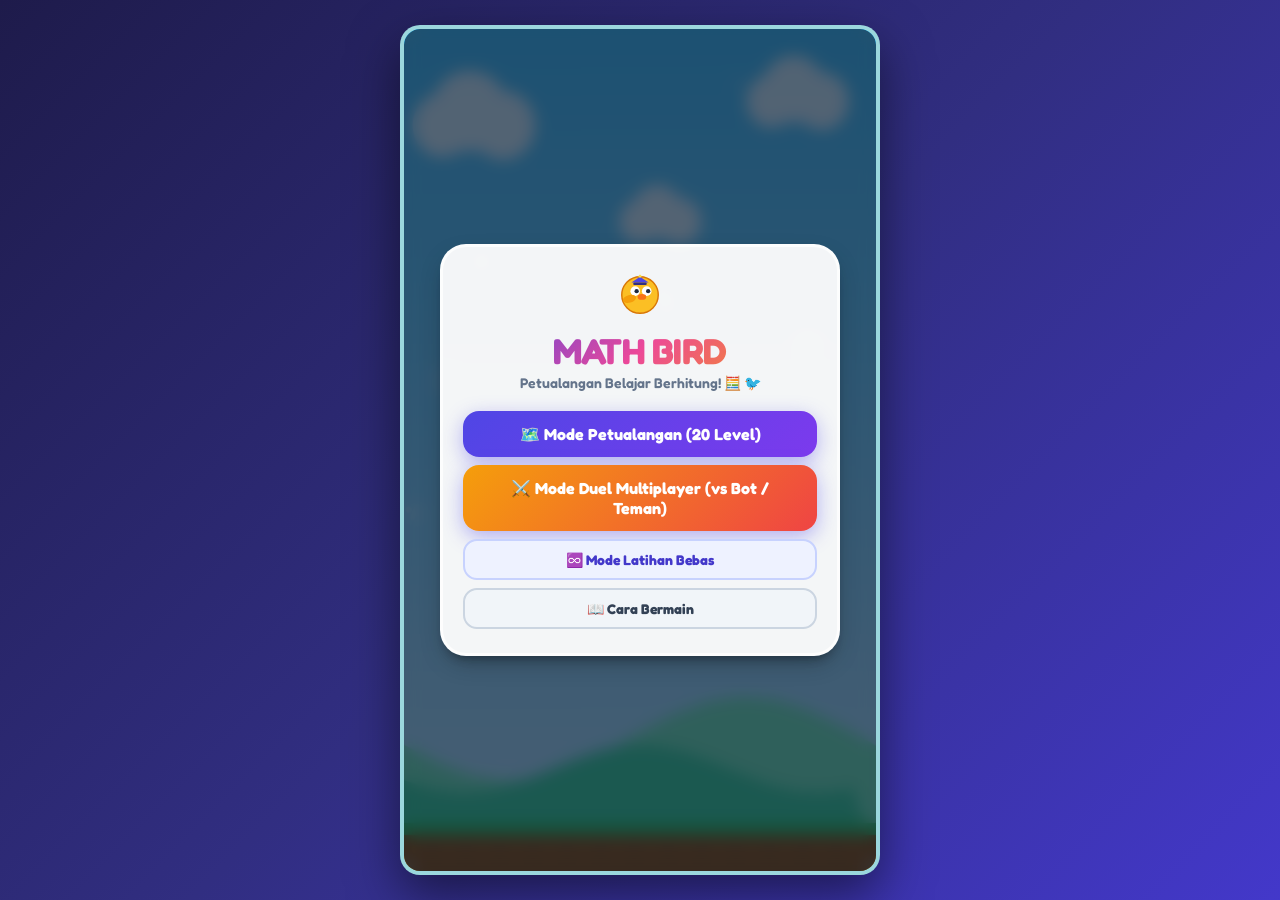
<file: index.html>
<!DOCTYPE html>
<html lang="id">
<head>
    <meta charset="UTF-8">
    <meta name="viewport" content="width=device-width, initial-scale=1.0, maximum-scale=1.0, user-scalable=no">
    <title>Math Bird - Belajar Berhitung Sambil Terbang!</title>
    <meta name="description" content="Game Flappy Bird edukasi dengan 20 level petualangan matematika (+, -, ×, ÷) dan mode tanpa henti!">
    <link rel="stylesheet" href="style.css">
</head>
<body>
    <div id="game-container">
        <!-- Canvas Rendering Area -->
        <canvas id="gameCanvas"></canvas>

        <!-- Top HUD during gameplay (Compact & Sleek) -->
        <div id="game-hud" class="hidden">
            <!-- Normal Solo / Level Top Bar -->
            <div class="hud-top-bar" id="solo-top-bar">
                <div class="lives-container" id="lives-container" title="Nyawa">
                    <span class="heart" id="heart-1">❤️</span>
                    <span class="heart" id="heart-2">❤️</span>
                    <span class="heart" id="heart-3">❤️</span>
                </div>
                
                <div class="hud-center-pill">
                    <span class="level-badge-compact" id="hud-level-badge">LV 1</span>
                    <div class="progress-bar-track" id="hud-progress-container">
                        <div class="progress-bar-fill" id="hud-progress-fill"></div>
                    </div>
                    <span class="progress-text-compact" id="hud-progress-text">0/4</span>
                </div>

                <div class="score-badge" id="score-display">
                    <span class="score-star">⭐</span>
                    <span id="current-score">0</span>
                </div>

                <div class="hud-actions">
                    <button class="icon-btn" id="hud-sound-btn" title="Suara">🔊</button>
                    <button class="icon-btn" id="hud-pause-btn" title="Jeda">⏸️</button>
                </div>
            </div>

            <!-- Duel Top Bar (P1 vs P2 / BOT) -->
            <div class="hud-top-bar duel-top-bar hidden" id="duel-top-bar" style="display: none;">
                <div class="duel-player-pill p1-pill">
                    <span class="player-dot">🟡</span>
                    <span class="player-hud-name">P1</span>
                    <div class="duel-lives" id="duel-p1-lives">❤️❤️❤️</div>
                    <div class="duel-score-badge" id="duel-p1-score">⭐ 0</div>
                </div>

                <div class="duel-target-badge" id="duel-target-badge">🎯 5</div>

                <div class="duel-player-pill p2-pill">
                    <div class="duel-score-badge" id="duel-p2-score">⭐ 0</div>
                    <div class="duel-lives" id="duel-p2-lives">💙💙💙</div>
                    <span class="player-hud-name" id="duel-p2-hud-name">BOT</span>
                    <span class="player-dot">🔵</span>
                </div>

                <div class="hud-actions">
                    <button class="icon-btn" id="hud-duel-pause-btn" title="Jeda">⏸️</button>
                </div>
            </div>

            <!-- Compact Math Question Box -->
            <div class="question-pill-container">
                <div class="question-pill">
                    <span class="operation-tag" id="operation-label">HUTAN PENJUMLAHAN</span>
                    <span class="question-equation" id="question-text">4 + 1 = ?</span>
                </div>
                <div class="streak-banner" id="streak-banner">🔥 COMBO x3!</div>
            </div>
        </div>

        <!-- Touch Controls for 2 Players (Mobile / Tablet) -->
        <div id="duel-touch-controls" class="hidden">
            <div class="touch-zone touch-left" id="touch-btn-p1">
                <span>🟡 LOMPAT P1 [W]</span>
            </div>
            <div class="touch-zone touch-right" id="touch-btn-p2">
                <span>🔵 LOMPAT P2 [↑]</span>
            </div>
        </div>

        <!-- Ready / Tap to Start Prompt -->
        <div id="ready-prompt" class="hidden">
            👆 Ketuk Layar / Tekan SPASI untuk Terbang!
        </div>

        <!-- Main Menu Screen -->
        <div class="screen" id="menu-screen">
            <div class="card">
                <svg class="hero-avatar" viewBox="0 0 100 100" fill="none" xmlns="http://www.w3.org/2000/svg">
                    <circle cx="50" cy="50" r="38" fill="#FBBF24" stroke="#D97706" stroke-width="3"/>
                    <circle cx="40" cy="42" r="10" fill="#FFFFFF"/>
                    <circle cx="64" cy="42" r="10" fill="#FFFFFF"/>
                    <circle cx="43" cy="42" r="4.5" fill="#1E293B"/>
                    <circle cx="67" cy="42" r="4.5" fill="#1E293B"/>
                    <ellipse cx="54" cy="54" rx="9" ry="6" fill="#F97316"/>
                    <ellipse cx="28" cy="58" rx="14" ry="8" fill="#F59E0B" transform="rotate(-15 28 58)"/>
                    <polygon points="50,12 32,24 68,24" fill="#4F46E5"/>
                    <rect x="36" y="24" width="28" height="5" fill="#312E81" rx="2"/>
                    <circle cx="50" cy="11" r="3" fill="#FDE047"/>
                </svg>
                
                <h1 class="game-title">MATH BIRD</h1>
                <p class="game-subtitle">Petualangan Belajar Berhitung! 🧮 🐦</p>

                <!-- Menu Buttons -->
                <button class="btn-primary" id="open-levels-btn">
                    <span>🗺️ Mode Petualangan (20 Level)</span>
                </button>

                <button class="btn-primary" id="open-duel-btn" style="background: linear-gradient(135deg, #f59e0b 0%, #ef4444 100%);">
                    <span>⚔️ Mode Duel Multiplayer (vs Bot / Teman)</span>
                </button>
                
                <button class="btn-secondary" id="open-endless-btn" style="background: #eef2ff; border-color: #c7d2fe; color: #4338ca;">
                    <span>♾️ Mode Latihan Bebas</span>
                </button>
                
                <button class="btn-secondary" id="how-to-play-btn">
                    <span>📖 Cara Bermain</span>
                </button>
            </div>
        </div>

        <!-- Duel Setup Screen -->
        <div class="screen hidden" id="duel-screen">
            <div class="card">
                <div class="modal-header">
                    <h2 style="font-size: 22px; color: #1e1b4b;">⚔️ Pengaturan Duel</h2>
                    <button class="icon-btn-small" id="close-duel-btn">✖</button>
                </div>

                <!-- Lawan: Bot vs Teman -->
                <div class="form-group">
                    <label>Pilih Lawan Tanding:</label>
                    <div class="pill-grid grid-2" id="duel-opponent-selector">
                        <button class="pill-btn active" data-opponent="bot">🤖 Lawan BOT AI</button>
                        <button class="pill-btn" data-opponent="human">👥 2 Pemain (1 Layar)</button>
                    </div>
                </div>

                <!-- Tingkat Bot (Tampil hanya jika lawan bot) -->
                <div class="form-group" id="bot-diff-group">
                    <label>Tingkat Kepintaran BOT:</label>
                    <div class="pill-grid" id="bot-diff-selector">
                        <button class="pill-btn active" data-bot="easy">Budi (70%)</button>
                        <button class="pill-btn" data-bot="medium">Prof. Owl (88%)</button>
                        <button class="pill-btn" data-bot="hard">Einstein (98%)</button>
                    </div>
                </div>

                <!-- Info Kontrol jika 2 Pemain -->
                <div class="duel-control-info hidden" id="duel-controls-hint" style="display: none;">
                    <div class="p-control-tag p1-tag">🟡 Pemain 1: Tombol <strong>[W]</strong> / Sentuh Kiri</div>
                    <div class="p-control-tag p2-tag">🔵 Pemain 2: Tombol <strong>[↑]</strong> / Sentuh Kanan</div>
                </div>

                <!-- Operasi Matematika -->
                <div class="form-group">
                    <label>Operasi Matematika:</label>
                    <div class="pill-grid grid-5" id="duel-op-selector">
                        <button class="pill-btn active" data-op="add" title="Penjumlahan">+</button>
                        <button class="pill-btn" data-op="sub" title="Pengurangan">-</button>
                        <button class="pill-btn" data-op="mul" title="Perkalian">×</button>
                        <button class="pill-btn" data-op="div" title="Pembagian">÷</button>
                        <button class="pill-btn" data-op="mixed" title="Campuran">Mix</button>
                    </div>
                </div>

                <!-- Mode / Target Duel -->
                <div class="form-group">
                    <label>Mode Kemenangan Duel:</label>
                    <div class="pill-grid grid-3" id="duel-target-selector">
                        <button class="pill-btn active" data-target="survival">🔥 Hingga K.O.</button>
                        <button class="pill-btn" data-target="10">🎯 10 Poin</button>
                        <button class="pill-btn" data-target="20">🎯 20 Poin</button>
                    </div>
                </div>

                <!-- Info Pemulihan Nyawa -->
                <div class="duel-lifesteal-hint">
                    💚 <strong>Fitur Pemulihan Nyawa:</strong> Setiap kali menjawab <strong>BENAR</strong>, 1 nyawa yang berkurang akan pulih kembali (+1 ❤️)!
                </div>

                <button class="btn-primary" id="start-duel-btn" style="background: linear-gradient(135deg, #f59e0b 0%, #ef4444 100%);">
                    <span>Mulai Duel Sekarang! ⚔️</span>
                </button>
            </div>
        </div>

        <!-- Duel Winner Screen -->
        <div class="screen hidden" id="duel-winner-screen">
            <div class="card">
                <div class="winner-trophy-icon">🏆</div>
                <h2 class="game-title" id="duel-winner-title" style="font-size: 26px; color: #f59e0b;">PEMAIN 1 MENANG!</h2>
                <p class="game-subtitle" id="duel-winner-subtitle">Juara Berhitung Sejati!</p>

                <!-- Duel Score Comparison Cards -->
                <div class="duel-results-grid">
                    <div class="duel-res-card p1-res">
                        <div class="res-player-name">🟡 Pemain 1</div>
                        <div class="res-score" id="duel-res-p1-score">5</div>
                        <div class="res-stat" id="duel-res-p1-acc">Akurasi: 100%</div>
                        <div class="res-stat" id="duel-res-p1-lives">❤️ ❤️ ❤️</div>
                    </div>
                    <div class="duel-res-vs">VS</div>
                    <div class="duel-res-card p2-res">
                        <div class="res-player-name" id="duel-res-p2-name">🔵 Bot Pintar</div>
                        <div class="res-score" id="duel-res-p2-score">3</div>
                        <div class="res-stat" id="duel-res-p2-acc">Akurasi: 75%</div>
                        <div class="res-stat" id="duel-res-p2-lives">💙 💙 🖤</div>
                    </div>
                </div>

                <button class="btn-primary" id="restart-duel-btn" style="background: linear-gradient(135deg, #f59e0b 0%, #ef4444 100%);">
                    <span>Tanding Ulang ⚔️</span>
                </button>
                <button class="btn-secondary" id="change-duel-setup-btn">
                    <span>Ganti Pengaturan Duel ⚙️</span>
                </button>
                <button class="btn-secondary" id="duel-to-menu-btn">
                    <span>Menu Utama 🏠</span>
                </button>
            </div>
        </div>

        <!-- Level Select Screen -->
        <div class="screen hidden" id="levels-screen">
            <div class="card level-select-card">
                <div class="modal-header">
                    <h2 style="font-size: 22px; color: #1e1b4b;">Pilih Level Petualangan</h2>
                    <button class="icon-btn-small" id="close-levels-btn">✖</button>
                </div>

                <!-- World Tabs -->
                <div class="world-tabs" id="world-tabs">
                    <button class="world-tab active" data-world="1">🌿 Tambah</button>
                    <button class="world-tab" data-world="2">🍂 Kurang</button>
                    <button class="world-tab" data-world="3">⚡ Kali</button>
                    <button class="world-tab" data-world="4">🌊 Bagi</button>
                    <button class="world-tab" data-world="5">👑 Master</button>
                </div>

                <div class="world-title-badge" id="current-world-title">Babak 1: Hutan Penjumlahan (+)</div>

                <!-- Level Grid (dynamically rendered) -->
                <div class="level-grid" id="level-grid">
                    <!-- Populated by JS -->
                </div>
            </div>
        </div>

        <!-- Endless / Custom Setup Screen -->
        <div class="screen hidden" id="endless-screen">
            <div class="card">
                <div class="modal-header">
                    <h2 style="font-size: 22px; color: #1e1b4b;">Pengaturan Mode Bebas</h2>
                    <button class="icon-btn-small" id="close-endless-btn">✖</button>
                </div>

                <!-- Pilihan Operasi Matematika -->
                <div class="form-group">
                    <label>Operasi Matematika:</label>
                    <div class="pill-grid grid-5" id="op-selector">
                        <button class="pill-btn active" data-op="add" title="Penjumlahan">+</button>
                        <button class="pill-btn" data-op="sub" title="Pengurangan">-</button>
                        <button class="pill-btn" data-op="mul" title="Perkalian">×</button>
                        <button class="pill-btn" data-op="div" title="Pembagian">÷</button>
                        <button class="pill-btn" data-op="mixed" title="Campuran">Mix</button>
                    </div>
                </div>

                <!-- Pilihan Tingkat Kesulitan -->
                <div class="form-group">
                    <label>Tingkat Kesulitan:</label>
                    <div class="pill-grid" id="diff-selector">
                        <button class="pill-btn active" data-diff="easy">Mudah</button>
                        <button class="pill-btn" data-diff="medium">Sedang</button>
                        <button class="pill-btn" data-diff="hard">Mahir</button>
                    </div>
                </div>

                <!-- Mode Nyawa -->
                <div class="form-group">
                    <label>Mode Nyawa:</label>
                    <div class="pill-grid grid-2" id="mode-selector">
                        <button class="pill-btn active" data-mode="learn">❤️ Belajar (3 Nyawa)</button>
                        <button class="pill-btn" data-mode="classic">⚡ Tantangan (1 Nyawa)</button>
                    </div>
                </div>

                <button class="btn-primary" id="start-endless-btn">
                    <span>Mulai Mode Bebas! 🚀</span>
                </button>
            </div>
        </div>

        <!-- How To Play Screen -->
        <div class="screen hidden" id="instructions-screen">
            <div class="card">
                <h2 style="font-size: 24px; color: #1e1b4b; margin-bottom: 12px;">Cara Bermain 📖</h2>
                
                <div class="instructions-list">
                    <div class="instruction-item">
                        <div class="instruction-icon">👆</div>
                        <div><strong>Terbang:</strong> Ketuk layar atau tekan <strong>SPASI</strong> untuk membuat burung mengepakkan sayap.</div>
                    </div>
                    <div class="instruction-item">
                        <div class="instruction-icon">🧮</div>
                        <div><strong>Hitung:</strong> Perhatikan soal matematika (+, -, ×, ÷) yang muncul di bagian atas layar.</div>
                    </div>
                    <div class="instruction-item">
                        <div class="instruction-icon">🎯</div>
                        <div><strong>Pilih Gerbang:</strong> Terbanglah melewati gerbang dengan <strong>angka jawaban yang benar</strong>!</div>
                    </div>
                    <div class="instruction-item">
                        <div class="instruction-icon">🎁</div>
                        <div><strong>Gerbang Spesial:</strong> Kadang muncul gerbang khusus pembawa efek:
                            <div style="font-size: 11.5px; color: #475569; margin-top: 4px; display: flex; flex-direction: column; gap: 2px;">
                                <span>💖 <strong>Heal:</strong> Memulihkan 1 nyawa yang hilang (+1 ❤️).</span>
                                <span>🛡️ <strong>Shield:</strong> Perisai kebal 1x tabrakan pipa.</span>
                                <span>⚡ <strong>2X Poin:</strong> Poin ganda untuk 3 soal berikutnya.</span>
                                <span>❄️ <strong>Slow-Mo:</strong> Memperlambat terbang selama 6 detik.</span>
                            </div>
                        </div>
                    </div>
                </div>

                <button class="btn-primary" id="back-from-instructions-btn">
                    <span>Kembali ke Menu</span>
                </button>
            </div>
        </div>

        <!-- Pause Screen -->
        <div class="screen hidden" id="pause-screen">
            <div class="card">
                <h2 style="font-size: 26px; color: #1e1b4b; margin-bottom: 8px;">Permainan Dijeda ⏸️</h2>
                <p style="color: #64748b; font-size: 14px; margin-bottom: 20px;">Istirahat sejenak sambil mengingat rumus!</p>

                <button class="btn-primary" id="resume-btn">
                    <span>Lanjutkan Terbang ▶️</span>
                </button>
                <button class="btn-secondary" id="quit-to-menu-btn">
                    <span>Menu Utama 🏠</span>
                </button>
            </div>
        </div>

        <!-- Level Cleared / Victory Screen -->
        <div class="screen hidden" id="victory-screen">
            <div class="card">
                <h2 class="game-title" style="font-size: 28px; color: #10b981;">Level Selesai! 🎉</h2>
                <p class="game-subtitle" id="victory-level-name">Babak 1: Penjumlahan Pemula</p>

                <!-- 3 Star Rating Animation -->
                <div class="stars-awarded" id="stars-awarded">
                    <span class="victory-star" id="v-star-1">⭐</span>
                    <span class="victory-star" id="v-star-2">⭐</span>
                    <span class="victory-star" id="v-star-3">⭐</span>
                </div>

                <div class="stats-grid">
                    <div class="stat-item">
                        <div class="stat-value score-val" id="victory-score">0</div>
                        <div class="stat-label">Skor Level</div>
                    </div>
                    <div class="stat-item">
                        <div class="stat-value acc-val" id="victory-accuracy">100%</div>
                        <div class="stat-label">Akurasi</div>
                    </div>
                    <div class="stat-item">
                        <div class="stat-value" id="victory-time">5/5</div>
                        <div class="stat-label">Soal Benar</div>
                    </div>
                </div>

                <button class="btn-primary" id="next-level-btn">
                    <span>Level Berikutnya ➡️</span>
                </button>
                <button class="btn-secondary" id="replay-level-btn">
                    <span>Main Ulang 🔄</span>
                </button>
                <button class="btn-secondary" id="victory-select-level-btn">
                    <span>Pilih Level Lain 🗺️</span>
                </button>
            </div>
        </div>

        <!-- Game Over & Learning Evaluation Screen -->
        <div class="screen hidden" id="gameover-screen">
            <div class="card">
                <h2 class="game-title" id="gameover-title" style="font-size: 28px;">Permainan Selesai!</h2>
                <p class="game-subtitle" id="gameover-subtitle">Tetap semangat, mari belajar lagi!</p>

                <div class="stats-grid">
                    <div class="stat-item">
                        <div class="stat-value score-val" id="final-score">0</div>
                        <div class="stat-label">Skor Akhir</div>
                    </div>
                    <div class="stat-item">
                        <div class="stat-value" id="final-high-score">0</div>
                        <div class="stat-label">Rekor Terbaik</div>
                    </div>
                    <div class="stat-item">
                        <div class="stat-value acc-val" id="final-accuracy">100%</div>
                        <div class="stat-label">Akurasi</div>
                    </div>
                </div>

                <!-- Learning Evaluation Details -->
                <div id="evaluation-container"></div>

                <button class="btn-primary" id="restart-btn">
                    <span>Coba Lagi 🔄</span>
                </button>
                <button class="btn-secondary" id="gameover-levels-btn">
                    <span>Pilih Level 🗺️</span>
                </button>
                <button class="btn-secondary" id="gameover-menu-btn">
                    <span>Menu Utama 🏠</span>
                </button>
            </div>
        </div>
    </div>

    <!-- Game Scripts -->
    <script src="mathGenerator.js"></script>
    <script src="audio.js"></script>
    <script src="game.js"></script>
</body>
</html>
</file>
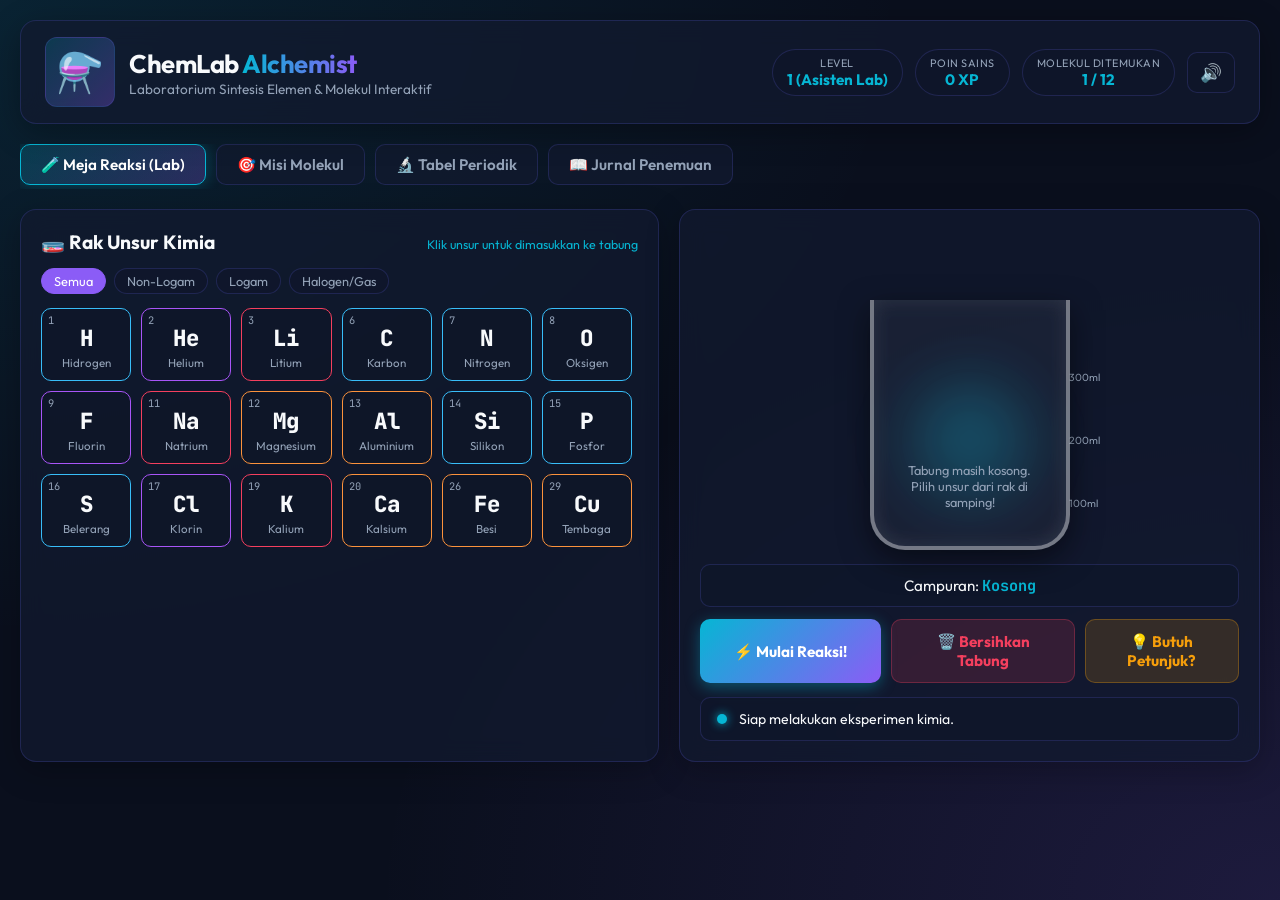
<file: chem-lab-alchemist/index.html>
<!DOCTYPE html>
<html lang="id">
<head>
  <meta charset="UTF-8" />
  <meta name="viewport" content="width=device-width, initial-scale=1.0" />
  <title>ChemLab Alchemist - Game Reaksi Kimia & Molekul</title>
  <meta name="description" content="Game edukasi kimia interaktif: bereksperimen menggabungkan elemen, membuat molekul, dan eksplorasi tabel periodik." />
  <link rel="preconnect" href="https://fonts.googleapis.com">
  <link rel="preconnect" href="https://fonts.gstatic.com" crossorigin>
  <link href="https://fonts.googleapis.com/css2?family=Outfit:wght@300;400;500;600;700;800&family=JetBrains+Mono:wght@400;600&display=swap" rel="stylesheet">
  <link rel="stylesheet" href="style.css" />
</head>
<body>
  <div class="app-container">
    <!-- Header -->
    <header class="main-header">
      <div class="logo-area">
        <div class="logo-icon">⚗️</div>
        <div>
          <h1>ChemLab <span class="accent-text">Alchemist</span></h1>
          <p class="subtitle">Laboratorium Sintesis Elemen & Molekul Interaktif</p>
        </div>
      </div>
      <div class="stats-bar">
        <div class="stat-pill" title="Level Anda">
          <span class="stat-label">Level</span>
          <span class="stat-val" id="player-level">1 (Novis)</span>
        </div>
        <div class="stat-pill" title="Poin Penelitian">
          <span class="stat-label">Poin Sains</span>
          <span class="stat-val" id="player-points">0 XP</span>
        </div>
        <div class="stat-pill" title="Molekul Ditemukan">
          <span class="stat-label">Molekul Ditemukan</span>
          <span class="stat-val" id="discovered-count">0 / 18</span>
        </div>
        <button id="btn-sound-toggle" class="icon-btn" title="Toggle Suara">🔊</button>
      </div>
    </header>

    <!-- Navigation Tabs -->
    <nav class="nav-tabs">
      <button class="nav-tab active" data-tab="lab">🧪 Meja Reaksi (Lab)</button>
      <button class="nav-tab" data-tab="quests">🎯 Misi Molekul</button>
      <button class="nav-tab" data-tab="ptable">🔬 Tabel Periodik</button>
      <button class="nav-tab" data-tab="journal">📖 Jurnal Penemuan</button>
    </nav>

    <!-- Tab 1: Meja Reaksi Lab -->
    <main class="tab-content active" id="tab-lab">
      <div class="lab-layout">
        <!-- Elements Shelf -->
        <section class="shelf-panel">
          <div class="panel-header">
            <h3>🧫 Rak Unsur Kimia</h3>
            <span class="hint-tag">Klik unsur untuk dimasukkan ke tabung</span>
          </div>
          <div class="elements-filter">
            <button class="filter-btn active" data-category="all">Semua</button>
            <button class="filter-btn" data-category="nonmetal">Non-Logam</button>
            <button class="filter-btn" data-category="metal">Logam</button>
            <button class="filter-btn" data-category="halogen">Halogen/Gas</button>
          </div>
          <div class="elements-grid" id="elements-shelf">
            <!-- Rendered by JS -->
          </div>
        </section>

        <!-- Reactor / Beaker Station -->
        <section class="reactor-panel">
          <div class="beaker-container">
            <div class="glow-aurora"></div>
            <canvas id="particle-canvas" width="360" height="320"></canvas>
            
            <div class="beaker-glass" id="beaker-zone">
              <div class="liquid-layer" id="beaker-liquid"></div>
              <div class="beaker-contents" id="beaker-elements">
                <span class="empty-tip">Tabung masih kosong.<br>Pilih unsur dari rak di samping!</span>
              </div>
            </div>

            <div class="beaker-measure-lines">
              <span>300ml</span>
              <span>200ml</span>
              <span>100ml</span>
            </div>
          </div>

          <!-- Controls -->
          <div class="reactor-controls">
            <div class="reaction-formula-preview" id="formula-preview">
              Campuran: <span class="formula-text">Kosong</span>
            </div>
            <div class="btn-group">
              <button id="btn-react" class="btn-primary">⚡ Mulai Reaksi!</button>
              <button id="btn-clear" class="btn-secondary">🗑️ Bersihkan Tabung</button>
              <button id="btn-hint" class="btn-hint">💡 Butuh Petunjuk?</button>
            </div>
          </div>

          <!-- Reaction Log & Result Popup -->
          <div class="reaction-status-box" id="reaction-result-box">
            <div class="status-indicator ready"></div>
            <div class="status-text" id="status-message">Siap melakukan eksperimen kimia.</div>
          </div>
        </section>
      </div>
    </main>

    <!-- Tab 2: Quests / Level Challenge -->
    <section class="tab-content" id="tab-quests">
      <div class="quests-container">
        <div class="section-title-wrap">
          <h2>🎯 Misi Penelitian Kimia</h2>
          <p>Selesaikan sintesis molekul target untuk membuka level laboratorium baru!</p>
        </div>
        <div class="quest-grid" id="quest-grid">
          <!-- Rendered by JS -->
        </div>
      </div>
    </section>

    <!-- Tab 3: Periodic Table Explorer -->
    <section class="tab-content" id="tab-ptable">
      <div class="ptable-container">
        <div class="section-title-wrap">
          <h2>🔬 Eksplorasi Tabel Periodik</h2>
          <p>Pelajari karakteristik nomor atom, massa, wujud, dan fungsi setiap unsur di alam.</p>
        </div>
        <div class="ptable-layout">
          <div class="ptable-grid" id="ptable-grid"></div>
          <div class="element-detail-card" id="element-detail-card">
            <div class="card-prompt">Klik salah satu unsur di tabel untuk melihat profil lengkapnya.</div>
          </div>
        </div>
      </div>
    </section>

    <!-- Tab 4: Journal / Discovery Collection -->
    <section class="tab-content" id="tab-journal">
      <div class="journal-container">
        <div class="section-title-wrap">
          <h2>📖 Ensiklopedia Molekul & Reaksi</h2>
          <p>Daftar senyawa kimia dan reaksi yang berhasil kamu sintesis di laboratorium.</p>
        </div>
        <div class="journal-grid" id="journal-grid">
          <!-- Rendered by JS -->
        </div>
      </div>
    </section>
  </div>

  <!-- Modal / Toast -->
  <div class="modal-overlay" id="discovery-modal">
    <div class="modal-card">
      <div class="modal-sparkles">✨ 🎉 ✨</div>
      <h2 id="modal-title">Senyawa Baru Berhasil Diciptakan!</h2>
      <div class="molecule-badge" id="modal-formula">H₂O</div>
      <h3 id="modal-name">Air (Dihidrogen Monoksida)</h3>
      <p id="modal-desc">Pelarut universal esensial bagi seluruh kehidupan di bumi.</p>
      <div class="modal-reward">+50 Poin Sains XP</div>
      <button class="btn-primary" id="btn-modal-close">Keren! Simpan ke Jurnal</button>
    </div>
  </div>

  <script src="script.js"></script>
</body>
</html>
</file>
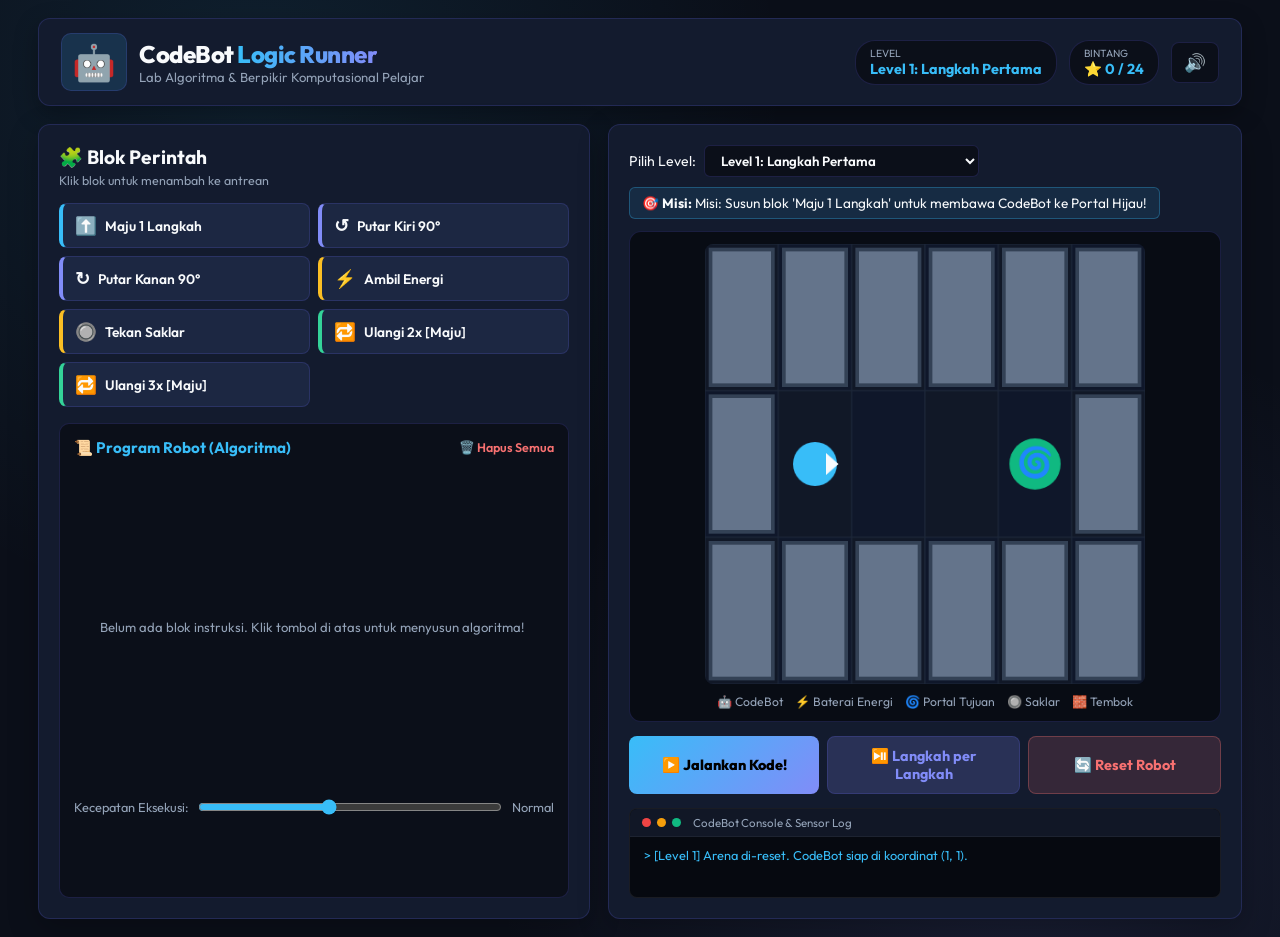
<file: code-runner-logic/index.html>
<!DOCTYPE html>
<html lang="id">
<head>
  <meta charset="UTF-8" />
  <meta name="viewport" content="width=device-width, initial-scale=1.0" />
  <title>CodeBot Logic Runner - Game Algoritma & Logika Pemrograman</title>
  <meta name="description" content="Belajar logika pemrograman dan algoritma dengan menyusun blok instruksi untuk mengarahkan robot CodeBot ke portal tujuan." />
  <link rel="preconnect" href="https://fonts.googleapis.com">
  <link rel="preconnect" href="https://fonts.gstatic.com" crossorigin>
  <link href="https://fonts.googleapis.com/css2?family=Fira+Code:wght@400;500;600;700&family=Outfit:wght@400;500;600;700;800&display=swap" rel="stylesheet">
  <link rel="stylesheet" href="style.css" />
</head>
<body>
  <div class="app-layout">
    <!-- Header -->
    <header class="header">
      <div class="brand">
        <div class="brand-icon">🤖</div>
        <div>
          <h1>CodeBot <span class="accent-text">Logic Runner</span></h1>
          <p class="tagline">Lab Algoritma & Berpikir Komputasional Pelajar</p>
        </div>
      </div>
      <div class="header-tools">
        <div class="stat-badge">
          <span class="lbl">Level</span>
          <span class="val" id="level-title">Level 1: Langkah Pertama</span>
        </div>
        <div class="stat-badge">
          <span class="lbl">Bintang</span>
          <span class="val" id="star-count">⭐ 0 / 24</span>
        </div>
        <button id="btn-sound" class="btn-icon" title="Toggle Sound">🔊</button>
      </div>
    </header>

    <!-- Main Workspace Grid -->
    <main class="main-workspace">
      <!-- Left: Toolbox & Command Builder -->
      <section class="toolbox-panel">
        <div class="panel-head">
          <h3>🧩 Blok Perintah</h3>
          <span class="panel-sub">Klik blok untuk menambah ke antrean</span>
        </div>

        <div class="command-palette">
          <button class="cmd-btn btn-step" data-cmd="forward">
            <span class="cmd-icon">⬆️</span>
            <span>Maju 1 Langkah</span>
          </button>
          <button class="cmd-btn btn-turn-l" data-cmd="left">
            <span class="cmd-icon">↺</span>
            <span>Putar Kiri 90°</span>
          </button>
          <button class="cmd-btn btn-turn-r" data-cmd="right">
            <span class="cmd-icon">↻</span>
            <span>Putar Kanan 90°</span>
          </button>
          <button class="cmd-btn btn-action" data-cmd="collect">
            <span class="cmd-icon">⚡</span>
            <span>Ambil Energi</span>
          </button>
          <button class="cmd-btn btn-action" data-cmd="switch">
            <span class="cmd-icon">🔘</span>
            <span>Tekan Saklar</span>
          </button>
          <button class="cmd-btn btn-loop" data-cmd="loop2">
            <span class="cmd-icon">🔁</span>
            <span>Ulangi 2x [Maju]</span>
          </button>
          <button class="cmd-btn btn-loop" data-cmd="loop3">
            <span class="cmd-icon">🔁</span>
            <span>Ulangi 3x [Maju]</span>
          </button>
        </div>

        <div class="program-panel">
          <div class="program-header">
            <h4>📜 Program Robot (Algoritma)</h4>
            <button id="btn-clear-code" class="btn-text-danger">🗑️ Hapus Semua</button>
          </div>
          <div class="code-queue" id="code-queue">
            <div class="queue-empty">Belum ada blok instruksi. Klik tombol di atas untuk menyusun algoritma!</div>
          </div>
          <div class="speed-controls">
            <span>Kecepatan Eksekusi:</span>
            <input type="range" id="speed-slider" min="100" max="800" step="50" value="400" />
            <span id="speed-label">Normal</span>
          </div>
        </div>
      </section>

      <!-- Right: Grid World Canvas & Controls -->
      <section class="world-panel">
        <div class="world-hud">
          <div class="level-selector-wrap">
            <label for="level-select">Pilih Level:</label>
            <select id="level-select">
              <!-- Loaded by JS -->
            </select>
          </div>
          <div class="mission-goal" id="mission-goal-text">
            🎯 <strong>Misi:</strong> Arahkan robot ke Portal Hijau!
          </div>
        </div>

        <div class="canvas-wrapper">
          <canvas id="grid-canvas" width="480" height="480"></canvas>
          <div class="grid-legend">
            <span>🤖 CodeBot</span>
            <span>⚡ Baterai Energi</span>
            <span>🌀 Portal Tujuan</span>
            <span>🔘 Saklar</span>
            <span>🧱 Tembok</span>
          </div>
        </div>

        <!-- Action Buttons -->
        <div class="run-controls">
          <button id="btn-run" class="btn-run">▶️ Jalankan Kode!</button>
          <button id="btn-step" class="btn-step-run">⏯️ Langkah per Langkah</button>
          <button id="btn-reset" class="btn-reset">🔄 Reset Robot</button>
        </div>

        <!-- Terminal / Console Output -->
        <div class="terminal-box">
          <div class="terminal-bar">
            <span class="term-dot red"></span>
            <span class="term-dot yellow"></span>
            <span class="term-dot green"></span>
            <span class="term-title">CodeBot Console & Sensor Log</span>
          </div>
          <div class="terminal-body" id="term-log">
            [System] CodeBot v2.4 siap menerima instruksi pemrograman.
          </div>
        </div>
      </section>
    </main>
  </div>

  <!-- Win / Next Level Modal -->
  <div class="modal-overlay" id="level-modal">
    <div class="modal-card">
      <div class="modal-confetti">🎉 ⭐ 🏆</div>
      <h2>Misi Berhasil Dituntaskan!</h2>
      <p id="modal-level-msg">Algoritma kamu berhasil membawa CodeBot ke portal tujuan.</p>
      <div class="modal-stars" id="modal-stars">⭐⭐⭐</div>
      <div class="modal-btns">
        <button class="btn-run" id="btn-next-level">Level Selanjutnya ➔</button>
        <button class="btn-reset" id="btn-replay-level">Mainkan Ulang</button>
      </div>
    </div>
  </div>

  <script src="script.js"></script>
</body>
</html>
</file>
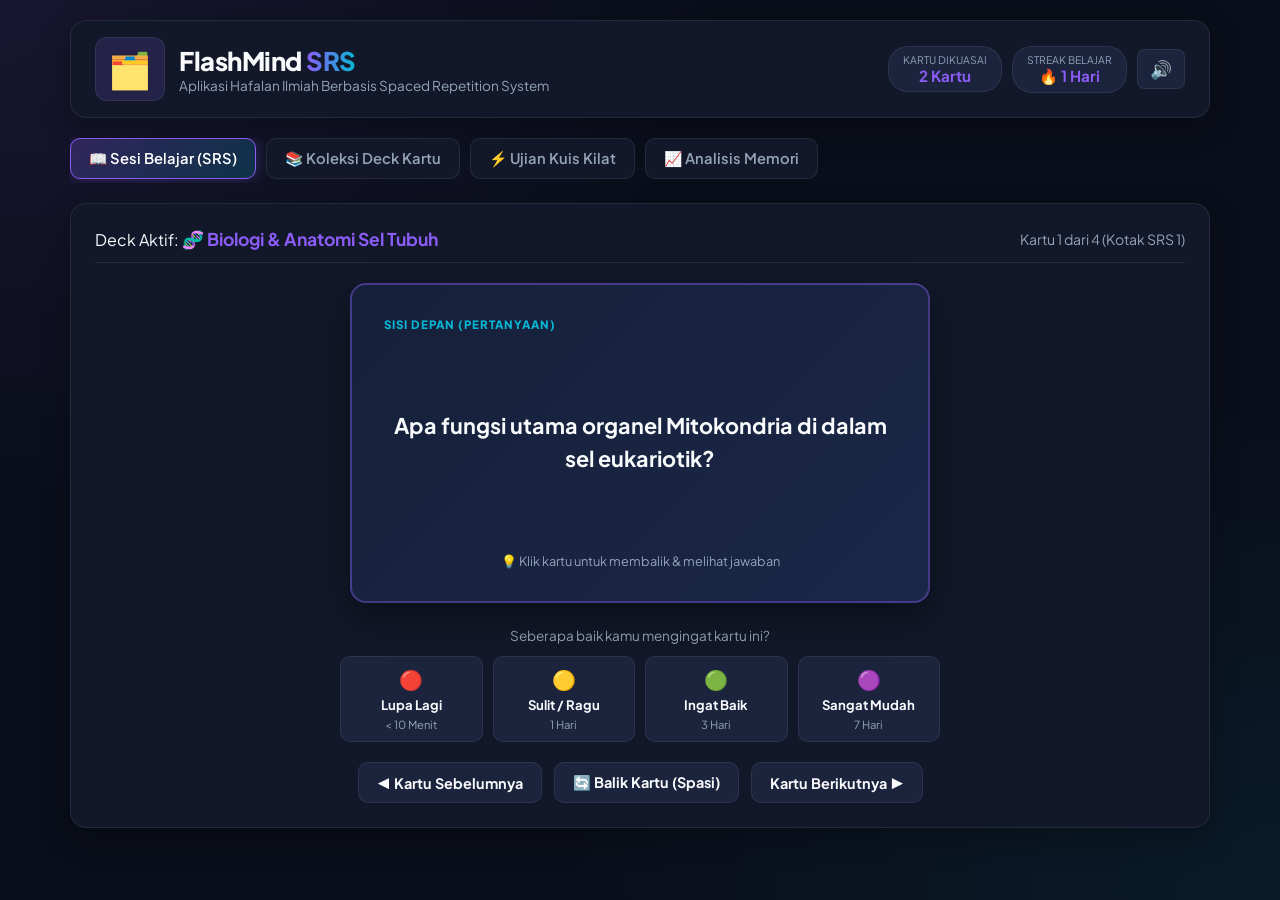
<file: flashcard-ai-master/index.html>
<!DOCTYPE html>
<html lang="id">
<head>
  <meta charset="UTF-8" />
  <meta name="viewport" content="width=device-width, initial-scale=1.0" />
  <title>FlashMind - Flashcard & Spaced Repetition Study App</title>
  <meta name="description" content="Aplikasi penghafal materi efektif dengan algoritma Spaced Repetition System (SRS), 3D flip card, kuis sprint ujian, dan pembuat deck custom." />
  <link rel="preconnect" href="https://fonts.googleapis.com">
  <link rel="preconnect" href="https://fonts.gstatic.com" crossorigin>
  <link href="https://fonts.googleapis.com/css2?family=Plus+Jakarta+Sans:wght@400;500;600;700;800&display=swap" rel="stylesheet">
  <link rel="stylesheet" href="style.css" />
</head>
<body>
  <div class="app-layout">
    <!-- Header -->
    <header class="app-header">
      <div class="brand">
        <div class="brand-icon">🗂️</div>
        <div>
          <h1>FlashMind <span class="accent-text">SRS</span></h1>
          <p class="subtitle">Aplikasi Hafalan Ilmiah Berbasis Spaced Repetition System</p>
        </div>
      </div>
      <div class="header-stats">
        <div class="stat-pill">
          <span class="lbl">Kartu Dikuasai</span>
          <span class="val" id="mastered-count">0 Kartu</span>
        </div>
        <div class="stat-pill">
          <span class="lbl">Streak Belajar</span>
          <span class="val" id="streak-count">🔥 1 Hari</span>
        </div>
        <button id="btn-sound" class="btn-icon" title="Toggle Sound">🔊</button>
      </div>
    </header>

    <!-- Navigation Tabs -->
    <nav class="nav-bar">
      <button class="nav-btn active" data-tab="study">📖 Sesi Belajar (SRS)</button>
      <button class="nav-btn" data-tab="decks">📚 Koleksi Deck Kartu</button>
      <button class="nav-btn" data-tab="quiz">⚡ Ujian Kuis Kilat</button>
      <button class="nav-btn" data-tab="stats">📈 Analisis Memori</button>
    </nav>

    <!-- TAB 1: Study Mode (3D Flip Card & SRS Rating) -->
    <section class="tab-pane active" id="tab-study">
      <div class="study-wrapper">
        <div class="study-hud">
          <div class="deck-indicator">
            <span class="hud-label">Deck Aktif:</span>
            <strong id="current-deck-name">Biologi & Anatomi Tubuh</strong>
          </div>
          <div class="card-progress">
            <span id="study-progress-text">Kartu 1 dari 10</span>
          </div>
        </div>

        <!-- 3D Card Scene -->
        <div class="card-scene">
          <div class="flashcard-3d" id="active-flashcard">
            <!-- Front Face -->
            <div class="card-face card-front">
              <div class="face-tag">SISI DEPAN (PERTANYAAN)</div>
              <div class="card-question" id="card-front-text">Apa fungsi utama dari organel Mitokondria di dalam sel?</div>
              <div class="flip-hint">💡 Klik kartu untuk membalik & melihat jawaban</div>
            </div>

            <!-- Back Face -->
            <div class="card-face card-back">
              <div class="face-tag">SISI BELAKANG (PENJELASAN)</div>
              <div class="card-answer" id="card-back-text">Sebagai 'The Powerhouse of the Cell', menghasilkan energi ATP melalui respirasi sel.</div>
              <div class="flip-hint">🔄 Klik kartu untuk membalik kembali</div>
            </div>
          </div>
        </div>

        <!-- SRS Rating Buttons (Shown after card flip) -->
        <div class="srs-rating-container" id="srs-controls">
          <div class="rating-title">Seberapa baik kamu mengingat kartu ini?</div>
          <div class="srs-buttons">
            <button class="btn-srs srs-again" data-rating="again">
              <span class="srs-emoji">🔴</span>
              <span class="srs-label">Lupa Lagi</span>
              <span class="srs-interval">&lt; 10 Menit</span>
            </button>
            <button class="btn-srs srs-hard" data-rating="hard">
              <span class="srs-emoji">🟡</span>
              <span class="srs-label">Sulit / Ragu</span>
              <span class="srs-interval">1 Hari</span>
            </button>
            <button class="btn-srs srs-good" data-rating="good">
              <span class="srs-emoji">🟢</span>
              <span class="srs-label">Ingat Baik</span>
              <span class="srs-interval">3 Hari</span>
            </button>
            <button class="btn-srs srs-easy" data-rating="easy">
              <span class="srs-emoji">🟣</span>
              <span class="srs-label">Sangat Mudah</span>
              <span class="srs-interval">7 Hari</span>
            </button>
          </div>
        </div>

        <div class="study-nav-buttons">
          <button class="btn-secondary" id="btn-prev-card">◀ Kartu Sebelumnya</button>
          <button class="btn-secondary" id="btn-flip-trigger">🔄 Balik Kartu (Spasi)</button>
          <button class="btn-secondary" id="btn-next-card">Kartu Berikutnya ▶</button>
        </div>
      </div>
    </section>

    <!-- TAB 2: Deck Manager -->
    <section class="tab-pane" id="tab-decks">
      <div class="decks-wrapper">
        <div class="decks-header">
          <div>
            <h2>📚 Koleksi & Pengelola Deck</h2>
            <p>Pilih deck untuk dipelajari, tambah deck baru, atau ekspor data hafalan.</p>
          </div>
          <div class="deck-action-group">
            <button class="btn-primary" id="btn-create-deck">➕ Buat Deck Baru</button>
            <button class="btn-secondary" id="btn-create-card">🃏 Tambah Kartu</button>
            <button class="btn-secondary" id="btn-export-decks">💾 Ekspor JSON</button>
          </div>
        </div>

        <div class="decks-grid" id="decks-grid">
          <!-- Loaded by JS -->
        </div>
      </div>
    </section>

    <!-- TAB 3: Quiz Sprint Mode -->
    <section class="tab-pane" id="tab-quiz">
      <div class="quiz-wrapper">
        <div class="quiz-header">
          <h2>⚡ Ujian Kuis Cepat (Quiz Sprint)</h2>
          <p>Uji daya ingatmu dengan format pilihan ganda otomatis dari kartu-kartu yang sedang dipelajari.</p>
        </div>

        <div class="quiz-box" id="quiz-box">
          <div class="quiz-status">
            <span id="quiz-progress">Soal 1 / 5</span>
            <span id="quiz-score-live">Skor: 0</span>
          </div>
          <h3 class="quiz-q-text" id="quiz-q-text">Pertanyaan kuis akan dimuat di sini...</h3>
          <div class="quiz-options-list" id="quiz-options">
            <!-- Loaded by JS -->
          </div>
          <div class="quiz-result-msg" id="quiz-result-msg"></div>
          <button class="btn-primary" id="btn-quiz-next" style="display:none; margin-top:14px;">Lanjut Soal Berikutnya ➔</button>
        </div>
      </div>
    </section>

    <!-- TAB 4: Memory Analytics -->
    <section class="tab-pane" id="tab-stats">
      <div class="stats-wrapper">
        <div class="stats-header">
          <h2>📈 Analisis Kurva Retensi Memori</h2>
          <p>Pola interval Spaced Repetition membantu menahan informasi dari kurva lupa Ebbinghaus.</p>
        </div>

        <div class="retention-grid">
          <div class="ret-card">
            <h4>Tingkat Penguasaan (Mastery Level)</h4>
            <div class="mastery-bar-wrap">
              <div class="mastery-bar-fill" id="mastery-fill" style="width: 45%;"></div>
            </div>
            <p id="mastery-percentage-text">45% Materi Telah Menetap di Memori Jangka Panjang</p>
          </div>

          <div class="ret-card">
            <h4>Distribusi Kartu Berdasarkan Kotak SRS:</h4>
            <ul class="srs-box-list" id="srs-box-list">
              <li><span class="box-tag b1">Kotak 1 (Baru/Lupa):</span> <strong id="box1-count">0 kartu</strong></li>
              <li><span class="box-tag b2">Kotak 2 (Menengah):</span> <strong id="box2-count">0 kartu</strong></li>
              <li><span class="box-tag b3">Kotak 3 (Mahir):</span> <strong id="box3-count">0 kartu</strong></li>
              <li><span class="box-tag b4">Kotak 4 (Permanen):</span> <strong id="box4-count">0 kartu</strong></li>
            </ul>
          </div>
        </div>
      </div>
    </section>
  </div>

  <!-- Modal: Create Deck -->
  <div class="modal-overlay" id="deck-modal">
    <div class="modal-card">
      <h3>Buat Deck Kartu Baru</h3>
      <form id="deck-form">
        <div class="form-group">
          <label for="deck-name-input">Nama Deck</label>
          <input type="text" id="deck-name-input" required placeholder="Contoh: Sejarah Dunia Abad 20" />
        </div>
        <div class="form-group">
          <label for="deck-icon-input">Ikon Emoji</label>
          <input type="text" id="deck-icon-input" value="🌍" style="width: 60px; text-align: center;" />
        </div>
        <div class="modal-actions">
          <button type="submit" class="btn-primary">Buat Deck</button>
          <button type="button" class="btn-secondary" id="btn-close-deck-modal">Batal</button>
        </div>
      </form>
    </div>
  </div>

  <!-- Modal: Create Card -->
  <div class="modal-overlay" id="card-modal">
    <div class="modal-card">
      <h3>Tambah Kartu Flashcard</h3>
      <form id="card-form">
        <div class="form-group">
          <label for="card-deck-select">Pilih Deck Tujuan</label>
          <select id="card-deck-select"></select>
        </div>
        <div class="form-group">
          <label for="card-front-input">Sisi Depan (Pertanyaan / Istilah)</label>
          <textarea id="card-front-input" required rows="3" placeholder="Tulis pertanyaan atau kata kunci..."></textarea>
        </div>
        <div class="form-group">
          <label for="card-back-input">Sisi Belakang (Jawaban / Definisi)</label>
          <textarea id="card-back-input" required rows="3" placeholder="Tulis jawaban lengkap atau rumus..."></textarea>
        </div>
        <div class="modal-actions">
          <button type="submit" class="btn-primary">Simpan Kartu</button>
          <button type="button" class="btn-secondary" id="btn-close-card-modal">Batal</button>
        </div>
      </form>
    </div>
  </div>

  <script src="script.js"></script>
</body>
</html>
</file>
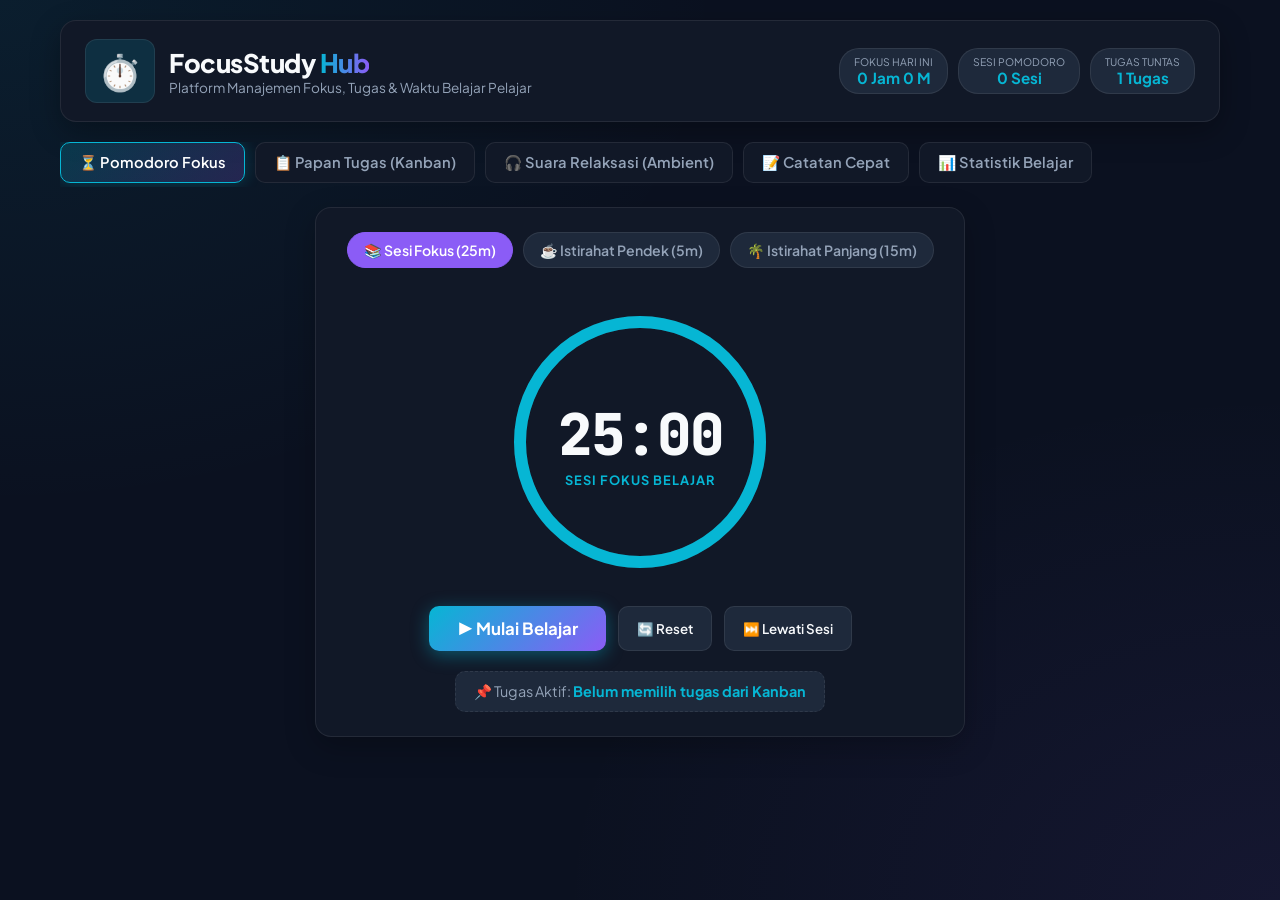
<file: focus-study-hub/index.html>
<!DOCTYPE html>
<html lang="id">
<head>
  <meta charset="UTF-8" />
  <meta name="viewport" content="width=device-width, initial-scale=1.0" />
  <title>FocusStudy Hub - Smart Pomodoro, Kanban & Ambient Study</title>
  <meta name="description" content="Aplikasi produktivitas belajar pelajar terlengkap: Smart Pomodoro timer, Kanban task manager, Ambient focus noise synthesizer, dan statistik belajar." />
  <link rel="preconnect" href="https://fonts.googleapis.com">
  <link rel="preconnect" href="https://fonts.gstatic.com" crossorigin>
  <link href="https://fonts.googleapis.com/css2?family=Plus+Jakarta+Sans:wght@400;500;600;700;800&family=JetBrains+Mono:wght@400;600;700&display=swap" rel="stylesheet">
  <link rel="stylesheet" href="style.css" />
</head>
<body>
  <div class="app-layout">
    <!-- Header -->
    <header class="app-header">
      <div class="brand">
        <div class="brand-icon">⏱️</div>
        <div>
          <h1>FocusStudy <span class="accent-gradient">Hub</span></h1>
          <p class="subtitle">Platform Manajemen Fokus, Tugas & Waktu Belajar Pelajar</p>
        </div>
      </div>
      <div class="header-status">
        <div class="stat-pill">
          <span class="lbl">Fokus Hari Ini</span>
          <span class="val" id="today-focus-time">0 Jam 0 Menit</span>
        </div>
        <div class="stat-pill">
          <span class="lbl">Sesi Pomodoro</span>
          <span class="val" id="total-sessions-val">0 Sesi</span>
        </div>
        <div class="stat-pill">
          <span class="lbl">Tugas Tuntas</span>
          <span class="val" id="completed-tasks-val">0 Tugas</span>
        </div>
      </div>
    </header>

    <!-- Navigation Tabs -->
    <nav class="nav-bar">
      <button class="nav-btn active" data-tab="timer">⏳ Pomodoro Fokus</button>
      <button class="nav-btn" data-tab="kanban">📋 Papan Tugas (Kanban)</button>
      <button class="nav-btn" data-tab="ambient">🎧 Suara Relaksasi (Ambient)</button>
      <button class="nav-btn" data-tab="notes">📝 Catatan Cepat</button>
      <button class="nav-btn" data-tab="stats">📊 Statistik Belajar</button>
    </nav>

    <!-- TAB 1: Pomodoro Timer -->
    <section class="tab-pane active" id="tab-timer">
      <div class="timer-container">
        <!-- Mode Switcher -->
        <div class="timer-modes">
          <button class="mode-btn active" data-mode="focus" data-time="25">📚 Sesi Fokus (25m)</button>
          <button class="mode-btn" data-mode="short" data-time="5">☕ Istirahat Pendek (5m)</button>
          <button class="mode-btn" data-mode="long" data-time="15">🌴 Istirahat Panjang (15m)</button>
        </div>

        <!-- Radial Timer Display -->
        <div class="timer-circle-wrap">
          <svg class="progress-ring" width="280" height="280">
            <circle class="progress-ring__bg" stroke="rgba(255,255,255,0.08)" stroke-width="12" fill="transparent" r="120" cx="140" cy="140" />
            <circle id="timer-progress-bar" class="progress-ring__bar" stroke="#06b6d4" stroke-width="12" stroke-linecap="round" fill="transparent" r="120" cx="140" cy="140" />
          </svg>
          <div class="timer-digits-box">
            <div class="timer-digits" id="timer-time">25:00</div>
            <div class="timer-mode-label" id="current-mode-label">SESI FOKUS BELAJAR</div>
          </div>
        </div>

        <!-- Timer Controls -->
        <div class="timer-controls">
          <button class="btn-start" id="btn-timer-toggle">▶️ Mulai Belajar</button>
          <button class="btn-secondary" id="btn-timer-reset">🔄 Reset</button>
          <button class="btn-secondary" id="btn-timer-skip">⏭️ Lewati Sesi</button>
        </div>

        <div class="current-task-banner" id="active-task-banner">
          📌 Tugas Aktif: <strong id="active-task-name">Belum memilih tugas dari Kanban</strong>
        </div>
      </div>
    </section>

    <!-- TAB 2: Kanban Task Board -->
    <section class="tab-pane" id="tab-kanban">
      <div class="kanban-wrapper">
        <div class="kanban-header">
          <div>
            <h2>📋 Manajemen Tugas Belajar</h2>
            <p>Atur deadline, prioritas, dan pantau kemajuan tugas sekolahmu.</p>
          </div>
          <button class="btn-primary" id="btn-open-task-modal">➕ Tambah Tugas Baru</button>
        </div>

        <div class="kanban-board">
          <!-- Column 1: To Do -->
          <div class="kanban-col" data-status="todo">
            <div class="col-head">
              <div class="col-title">
                <span class="status-dot dot-todo"></span>
                <h3>Daftar Tugas (To-Do)</h3>
              </div>
              <span class="badge-count" id="count-todo">0</span>
            </div>
            <div class="task-list" id="list-todo">
              <!-- Loaded by JS -->
            </div>
          </div>

          <!-- Column 2: In Progress -->
          <div class="kanban-col" data-status="in-progress">
            <div class="col-head">
              <div class="col-title">
                <span class="status-dot dot-progress"></span>
                <h3>Sedang Dikerjakan</h3>
              </div>
              <span class="badge-count" id="count-progress">0</span>
            </div>
            <div class="task-list" id="list-in-progress">
              <!-- Loaded by JS -->
            </div>
          </div>

          <!-- Column 3: Done -->
          <div class="kanban-col" data-status="done">
            <div class="col-head">
              <div class="col-title">
                <span class="status-dot dot-done"></span>
                <h3>Selesai</h3>
              </div>
              <span class="badge-count" id="count-done">0</span>
            </div>
            <div class="task-list" id="list-done">
              <!-- Loaded by JS -->
            </div>
          </div>
        </div>
      </div>
    </section>

    <!-- TAB 3: Ambient Sound Synthesizer -->
    <section class="tab-pane" id="tab-ambient">
      <div class="ambient-wrapper">
        <div class="ambient-header">
          <h2>🎧 Suara Fokus & Relaksasi Belajar</h2>
          <p>Dihasilkan secara murni melalui Web Audio Synthesizer untuk membantu konsentrasi tanpa koneksi streaming.</p>
        </div>

        <div class="ambient-grid">
          <!-- Card 1: Rain & Water Stream -->
          <div class="ambient-card" id="card-sound-rain">
            <div class="amb-icon">🌧️</div>
            <h3>Hujan Rintik Alami</h3>
            <p>Frekuensi pink noise menenangkan untuk meredam kebisingan ruangan.</p>
            <div class="amb-controls">
              <button class="btn-amb-toggle" data-sound="rain">▶️ Putar</button>
              <input type="range" class="amb-volume" data-sound="rain" min="0" max="1" step="0.05" value="0.5" />
            </div>
          </div>

          <!-- Card 2: Alpha Brain Waves -->
          <div class="ambient-card" id="card-sound-alpha">
            <div class="amb-icon">🧠</div>
            <h3>Gelombang Alpha (10 Hz)</h3>
            <p>Binaural beat pemicu fokus mendalam dan daya serap memori cepat.</p>
            <div class="amb-controls">
              <button class="btn-amb-toggle" data-sound="alpha">▶️ Putar</button>
              <input type="range" class="amb-volume" data-sound="alpha" min="0" max="1" step="0.05" value="0.5" />
            </div>
          </div>

          <!-- Card 3: Deep White Noise -->
          <div class="ambient-card" id="card-sound-whitenoise">
            <div class="amb-icon">💨</div>
            <h3>White Noise Murni</h3>
            <p>Spektrum suara statis seragam untuk isolasi konsentrasi saat membaca.</p>
            <div class="amb-controls">
              <button class="btn-amb-toggle" data-sound="whitenoise">▶️ Putar</button>
              <input type="range" class="amb-volume" data-sound="whitenoise" min="0" max="1" step="0.05" value="0.5" />
            </div>
          </div>

          <!-- Card 4: Tibetan Meditation Bell Tone -->
          <div class="ambient-card" id="card-sound-drone">
            <div class="amb-icon">🪷</div>
            <h3>Harmoni Solfeggio 528 Hz</h3>
            <p>Frekuensi resonansi harmonis untuk ketenangan pikiran dan meditasi.</p>
            <div class="amb-controls">
              <button class="btn-amb-toggle" data-sound="drone">▶️ Putar</button>
              <input type="range" class="amb-volume" data-sound="drone" min="0" max="1" step="0.05" value="0.5" />
            </div>
          </div>
        </div>
      </div>
    </section>

    <!-- TAB 4: Scratchpad Notes -->
    <section class="tab-pane" id="tab-notes">
      <div class="notes-wrapper">
        <div class="notes-header">
          <h2>📝 Buku Catatan Cepat & Rumus</h2>
          <span class="auto-save-tag" id="notes-save-status">Tersimpan otomatis di browser</span>
        </div>
        <textarea id="study-scratchpad" class="scratchpad-area" placeholder="Tulis ringkasan materi, rumus penting, jadwal ujian, atau catatan kelas di sini..."></textarea>
      </div>
    </section>

    <!-- TAB 5: Weekly Statistics -->
    <section class="tab-pane" id="tab-stats">
      <div class="stats-wrapper">
        <div class="stats-head">
          <h2>📊 Statistik & Ringkasan Belajar</h2>
          <p>Pantau konsistensi dan alokasi waktu belajarmu sepanjang minggu.</p>
        </div>
        <div class="stats-cards-grid">
          <div class="summary-card">
            <span class="sc-title">Total Menit Belajar</span>
            <span class="sc-val" id="stat-total-minutes">0 Min</span>
          </div>
          <div class="summary-card">
            <span class="sc-title">Sesi Pomodoro Selesai</span>
            <span class="sc-val" id="stat-sessions-done">0 Sesi</span>
          </div>
          <div class="summary-card">
            <span class="sc-title">Tingkat Penyelesaian Tugas</span>
            <span class="sc-val" id="stat-task-percent">0%</span>
          </div>
        </div>
      </div>
    </section>
  </div>

  <!-- Task Modal -->
  <div class="modal-overlay" id="task-modal">
    <div class="modal-card">
      <div class="modal-head">
        <h3>Tambah Tugas Belajar Baru</h3>
        <button class="btn-close-modal" id="btn-close-task-modal">&times;</button>
      </div>
      <form id="task-form">
        <div class="form-group">
          <label for="task-input-title">Judul Tugas / Materi</label>
          <input type="text" id="task-input-title" required placeholder="Contoh: Latihan Soal Integral Matematika" />
        </div>
        <div class="form-row">
          <div class="form-group">
            <label for="task-input-subject">Mata Pelajaran</label>
            <select id="task-input-subject">
              <option value="Matematika">Matematika</option>
              <option value="Fisika">Fisika</option>
              <option value="Kimia">Kimia</option>
              <option value="Biologi">Biologi</option>
              <option value="Informatika">Informatika / Coding</option>
              <option value="Bahasa">Bahasa (Inggris/Indonesia)</option>
              <option value="Lainnya">Lainnya</option>
            </select>
          </div>
          <div class="form-group">
            <label for="task-input-priority">Prioritas</label>
            <select id="task-input-priority">
              <option value="high">🔴 Tinggi (Mendesak)</option>
              <option value="medium" selected>🟡 Sedang</option>
              <option value="low">🟢 Rendah</option>
            </select>
          </div>
        </div>
        <div class="form-group">
          <label for="task-input-est">Estimasi Sesi Pomodoro (1 Sesi = 25m)</label>
          <input type="number" id="task-input-est" min="1" max="10" value="2" />
        </div>
        <button type="submit" class="btn-primary" style="width: 100%; margin-top: 10px;">💾 Simpan Tugas</button>
      </form>
    </div>
  </div>

  <script src="script.js"></script>
</body>
</html>
</file>
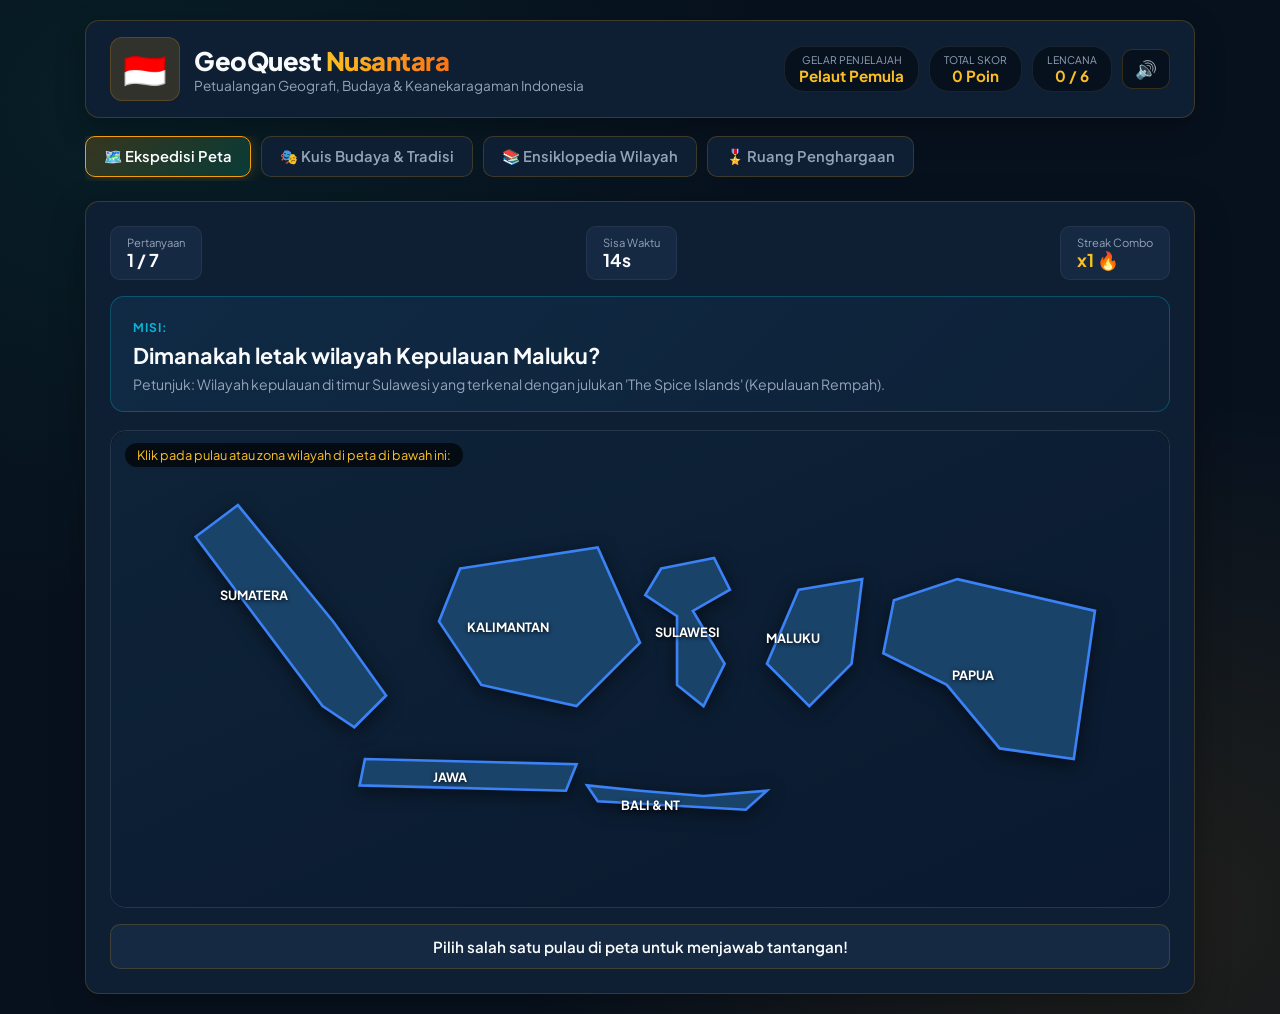
<file: geo-quest-nusantara/index.html>
<!DOCTYPE html>
<html lang="id">
<head>
  <meta charset="UTF-8" />
  <meta name="viewport" content="width=device-width, initial-scale=1.0" />
  <title>GeoQuest Nusantara - Petualangan Peta & Budaya Indonesia</title>
  <meta name="description" content="Game edukasi geografi dan budaya nusantara: jelajahi pulau, tebak provinsi, kenali rumah adat, dan jadilah Penjelajah Nusantara!" />
  <link rel="preconnect" href="https://fonts.googleapis.com">
  <link rel="preconnect" href="https://fonts.gstatic.com" crossorigin>
  <link href="https://fonts.googleapis.com/css2?family=Plus+Jakarta+Sans:wght@400;500;600;700;800&family=Playfair+Display:wght@700&display=swap" rel="stylesheet">
  <link rel="stylesheet" href="style.css" />
</head>
<body>
  <div class="app-layout">
    <!-- Header -->
    <header class="header">
      <div class="brand">
        <div class="brand-badge">🇮🇩</div>
        <div>
          <h1>GeoQuest <span class="gold-gradient">Nusantara</span></h1>
          <p class="tagline">Petualangan Geografi, Budaya & Keanekaragaman Indonesia</p>
        </div>
      </div>
      <div class="user-stats">
        <div class="stat-box">
          <span class="lbl">Gelar Penjelajah</span>
          <span class="val" id="user-rank">Pelaut Pemula</span>
        </div>
        <div class="stat-box">
          <span class="lbl">Total Skor</span>
          <span class="val" id="user-score">0 Poin</span>
        </div>
        <div class="stat-box">
          <span class="lbl">Lencana</span>
          <span class="val" id="user-badge-count">0 / 6</span>
        </div>
        <button id="btn-sound" class="btn-icon" title="Suara">🔊</button>
      </div>
    </header>

    <!-- Navigation Tabs -->
    <nav class="nav-bar">
      <button class="nav-btn active" data-tab="map-game">🗺️ Ekspedisi Peta</button>
      <button class="nav-btn" data-tab="culture-quiz">🎭 Kuis Budaya & Tradisi</button>
      <button class="nav-btn" data-tab="encyclopedia">📚 Ensiklopedia Wilayah</button>
      <button class="nav-btn" data-tab="badges">🎖️ Ruang Penghargaan</button>
    </nav>

    <!-- TAB 1: Peta & Ekspedisi Game -->
    <section class="tab-pane active" id="tab-map-game">
      <div class="game-dashboard">
        <div class="game-hud">
          <div class="hud-item">
            <span class="hud-label">Pertanyaan</span>
            <span class="hud-val" id="q-counter">1 / 10</span>
          </div>
          <div class="hud-item timer-item">
            <span class="hud-label">Sisa Waktu</span>
            <span class="hud-val" id="timer-display">15s</span>
          </div>
          <div class="hud-item">
            <span class="hud-label">Streak Combo</span>
            <span class="hud-val highlight" id="combo-display">x1 🔥</span>
          </div>
        </div>

        <div class="mission-box">
          <span class="mission-flag">MISI:</span>
          <h2 id="mission-question">Dimanakah letak wilayah Kepulauan Maluku?</h2>
          <p class="mission-hint" id="mission-hint">Petunjuk: Wilayah kepulauan di timur Sulawesi yang terkenal dengan rempah pala & cengkeh.</p>
        </div>

        <!-- Interactive SVG Map -->
        <div class="map-wrapper">
          <div class="map-tip">Klik pada pulau atau zona wilayah di peta di bawah ini:</div>
          <svg id="indonesia-map" viewBox="0 0 1000 450" class="nusantara-svg">
            <defs>
              <linearGradient id="oceanGrad" x1="0%" y1="0%" x2="100%" y2="100%">
                <stop offset="0%" stop-color="#0e2338"/>
                <stop offset="100%" stop-color="#0a192f"/>
              </linearGradient>
              <filter id="glow">
                <feGaussianBlur stdDeviation="3" result="blur" />
                <feComposite in="SourceGraphic" in2="blur" operator="over" />
              </filter>
            </defs>

            <!-- Ocean Background -->
            <rect width="1000" height="450" rx="16" fill="url(#oceanGrad)" />

            <!-- Sumatera (Island 1) -->
            <path id="region-sumatera" class="map-island" data-region="sumatera" data-name="Sumatera"
              d="M120,70 L210,180 L260,250 L230,280 L200,260 L140,180 L80,100 Z" />
            <text x="135" y="160" class="island-label">SUMATERA</text>

            <!-- Jawa (Island 2) -->
            <path id="region-jawa" class="map-island" data-region="jawa" data-name="Jawa"
              d="M240,310 L440,315 L430,340 L235,335 Z" />
            <text x="320" y="332" class="island-label">JAWA</text>

            <!-- Kalimantan (Island 3) -->
            <path id="region-kalimantan" class="map-island" data-region="kalimantan" data-name="Kalimantan"
              d="M330,130 L460,110 L500,200 L440,260 L350,240 L310,180 Z" />
            <text x="375" y="190" class="island-label">KALIMANTAN</text>

            <!-- Sulawesi (Island 4) -->
            <path id="region-sulawesi" class="map-island" data-region="sulawesi" data-name="Sulawesi"
              d="M520,130 L570,120 L585,150 L550,170 L580,220 L560,260 L535,240 L535,175 L505,155 Z" />
            <text x="545" y="195" class="island-label">SULAWESI</text>

            <!-- Bali & Nusa Tenggara (Island 5) -->
            <path id="region-nusatenggara" class="map-island" data-region="nusatenggara" data-name="Bali & Nusa Tenggara"
              d="M450,335 L500,340 L560,345 L620,340 L600,358 L460,350 Z" />
            <text x="510" y="358" class="island-label">BALI & NT</text>

            <!-- Maluku (Island 6) -->
            <path id="region-maluku" class="map-island" data-region="maluku" data-name="Kepulauan Maluku"
              d="M650,150 L710,140 L700,220 L660,260 L620,220 Z" />
            <text x="645" y="200" class="island-label">MALUKU</text>

            <!-- Papua (Island 7) -->
            <path id="region-papua" class="map-island" data-region="papua" data-name="Papua"
              d="M740,160 L800,140 L930,170 L910,310 L840,300 L790,240 L730,210 Z" />
            <text x="815" y="235" class="island-label">PAPUA</text>
          </svg>
        </div>

        <div class="feedback-banner" id="map-feedback">
          Pilih salah satu pulau di peta untuk menjawab tantangan!
        </div>
      </div>
    </section>

    <!-- TAB 2: Kuis Budaya & Tradisi -->
    <section class="tab-pane" id="tab-culture-quiz">
      <div class="culture-wrap">
        <div class="culture-header">
          <h2>🎭 Kuis Warisan Budaya Nusantara</h2>
          <p>Uji wawasanmu tentang rumah adat, senjata tradisional, tarian daerah, dan kearifan lokal.</p>
        </div>

        <div class="quiz-card" id="culture-quiz-card">
          <div class="quiz-badge" id="cq-category">Kategori: Rumah Adat</div>
          <h3 class="quiz-prompt" id="cq-question">Rumah adat 'Tongkonan' dengan atap melengkung menyerupai perahu berasal dari suku dan daerah mana?</h3>
          <div class="options-grid" id="cq-options">
            <!-- Buttons dynamically generated -->
          </div>
          <div class="quiz-info-box" id="cq-explanation"></div>
          <button class="btn-gold" id="btn-cq-next" style="display: none; margin-top: 15px;">Lanjut ke Pertanyaan Berikutnya ➔</button>
        </div>
      </div>
    </section>

    <!-- TAB 3: Ensiklopedia Wilayah -->
    <section class="tab-pane" id="tab-encyclopedia">
      <div class="encyclopedia-wrap">
        <div class="culture-header">
          <h2>📚 Jelajah 7 Kepulauan Utama Indonesia</h2>
          <p>Pilih wilayah kepulauan untuk meninjau informasi fauna endemik, kekayaan alam, dan landmark ikonik.</p>
        </div>
        <div class="region-chips" id="enc-chips">
          <!-- Island filter chips -->
        </div>
        <div class="enc-card" id="enc-details">
          <!-- Loaded by JS -->
        </div>
      </div>
    </section>

    <!-- TAB 4: Lencana & Prestasi -->
    <section class="tab-pane" id="tab-badges">
      <div class="badges-wrap">
        <div class="culture-header">
          <h2>🎖️ Ruang Penghargaan Penjelajah</h2>
          <p>Kumpulkan seluruh medali penghargaan dengan menuntaskan berbagai petualangan di nusantara.</p>
        </div>
        <div class="badges-grid" id="badges-grid">
          <!-- Rendered by JS -->
        </div>
      </div>
    </section>
  </div>

  <script src="script.js"></script>
</body>
</html>
</file>
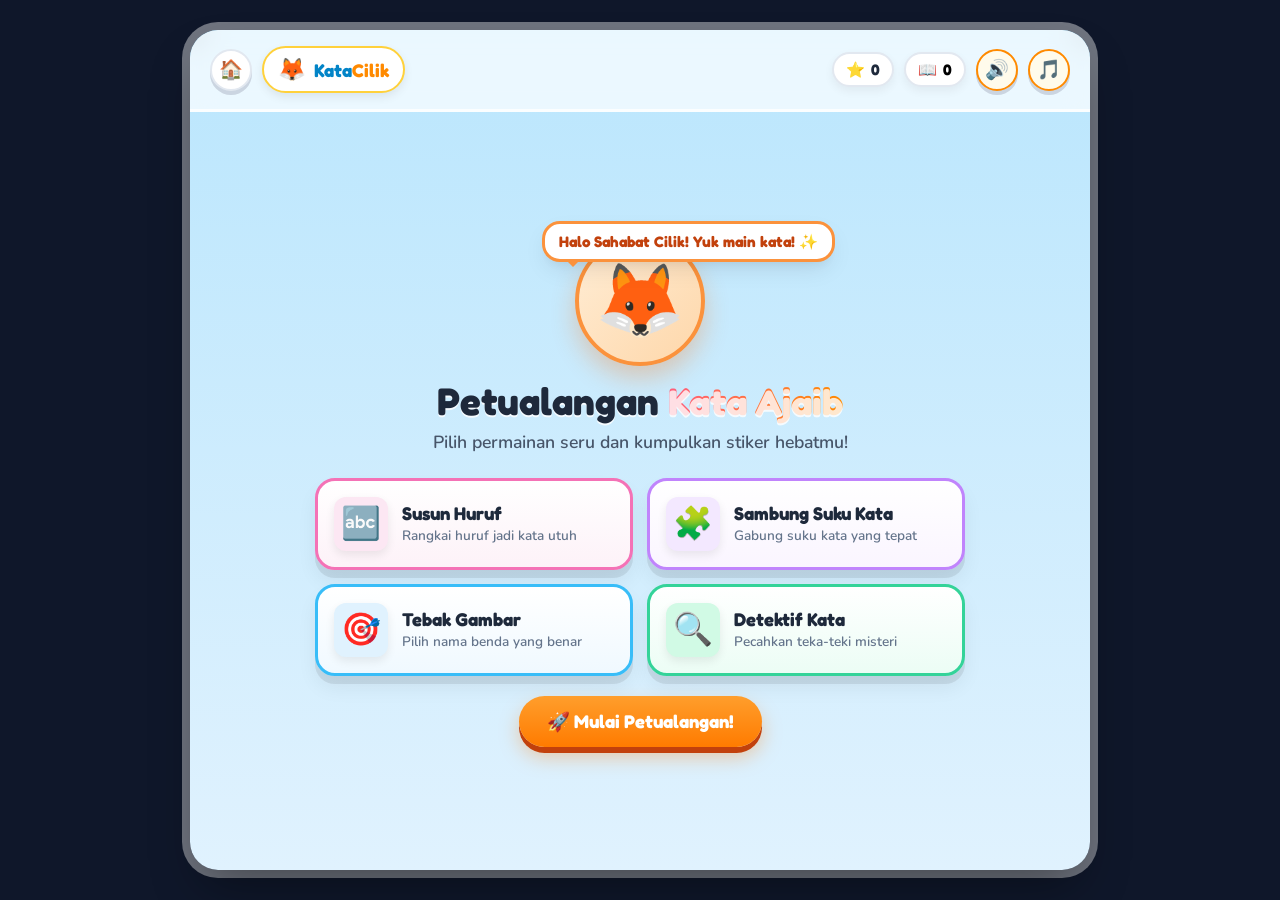
<file: katacilik/index.html>
<!DOCTYPE html>
<html lang="id">
<head>
    <meta charset="UTF-8">
    <meta name="viewport" content="width=device-width, initial-scale=1.0, maximum-scale=1.0, user-scalable=no">
    <title>KataCilik - Petualangan Kata Ajaib Edukasi Anak</title>
    <meta name="description" content="Game edukasi interaktif anak usia 6-10 tahun untuk belajar membaca, menyusun huruf, merangkai suku kata, dan memecahkan teka-teki kata seru!">
    <meta name="theme-color" content="#38BDF8">
    <link rel="stylesheet" href="style.css">
</head>
<body>
    <div class="game-viewport">
        <!-- Floating Animated Background Clouds -->
        <div class="cloud-bg">
            <div class="cloud cloud-1"></div>
            <div class="cloud cloud-2"></div>
            <div class="cloud cloud-3"></div>
        </div>

        <!-- App Header & Global HUD -->
        <header class="app-header">
            <div class="header-left">
                <button class="icon-btn" id="btn-header-home" title="Kembali ke Beranda">🏠</button>
                <div class="brand-badge">
                    <span class="brand-logo-icon">🦊</span>
                    <span class="brand-title">Kata<span>Cilik</span></span>
                </div>
            </div>

            <div class="header-right">
                <div class="stats-pill" title="Total Bintang Kamu">
                    <span class="star-icon">⭐</span>
                    <span id="hud-total-stars">0</span>
                </div>
                <button class="stats-pill" id="btn-header-album" style="cursor: pointer;" title="Buka Album Stiker">
                    <span class="sticker-icon">📖</span>
                    <span id="hud-sticker-count">0</span>
                </button>
                <button class="icon-btn active-glow" id="btn-toggle-sound" title="Efek Suara">🔊</button>
                <button class="icon-btn active-glow" id="btn-toggle-music" title="Musik Latar">🎵</button>
            </div>
        </header>

        <!-- Main Screen Area -->
        <main class="screen-area">
            
            <!-- 1. HOME SCREEN -->
            <section class="screen active" id="screen-home">
                <div class="home-container">
                    <div class="hero-mascot-wrapper">
                        <div class="mascot-avatar">🦊</div>
                        <div class="mascot-speech-bubble">Halo Sahabat Cilik! Yuk main kata! ✨</div>
                    </div>

                    <h1 class="home-title">Petualangan <span>Kata Ajaib</span></h1>
                    <p class="home-subtitle">Pilih permainan seru dan kumpulkan stiker hebatmu!</p>

                    <!-- 4 Educational Modes Grid -->
                    <div class="modes-grid">
                        <div class="mode-card card-pink" data-mode="spelling" id="btn-mode-spelling">
                            <div class="mode-icon-box">🔤</div>
                            <div class="mode-info">
                                <h3>Susun Huruf</h3>
                                <p>Rangkai huruf jadi kata utuh</p>
                            </div>
                        </div>

                        <div class="mode-card card-purple" data-mode="syllable" id="btn-mode-syllable">
                            <div class="mode-icon-box">🧩</div>
                            <div class="mode-info">
                                <h3>Sambung Suku Kata</h3>
                                <p>Gabung suku kata yang tepat</p>
                            </div>
                        </div>

                        <div class="mode-card card-blue" data-mode="quiz" id="btn-mode-quiz">
                            <div class="mode-icon-box">🎯</div>
                            <div class="mode-info">
                                <h3>Tebak Gambar</h3>
                                <p>Pilih nama benda yang benar</p>
                            </div>
                        </div>

                        <div class="mode-card card-green" data-mode="riddle" id="btn-mode-riddle">
                            <div class="mode-icon-box">🔍</div>
                            <div class="mode-info">
                                <h3>Detektif Kata</h3>
                                <p>Pecahkan teka-teki misteri</p>
                            </div>
                        </div>
                    </div>

                    <div class="home-bottom-actions">
                        <button class="btn-primary-fun" onclick="document.getElementById('btn-mode-spelling').click();">
                            🚀 Mulai Petualangan!
                        </button>
                    </div>
                </div>
            </section>

            <!-- 2. WORLD SELECTOR SCREEN -->
            <section class="screen" id="screen-world-select">
                <div class="world-select-header">
                    <h2>🗺️ Pilih Dunia Petualangan</h2>
                    <p style="color: #64748B; font-weight: 600;">Jelajahi setiap tempat untuk menemukan kosakata baru!</p>
                </div>
                <div class="worlds-grid" id="worlds-grid">
                    <!-- Injected dynamically by game.js -->
                </div>
            </section>

            <!-- 3. GAMEPLAY SCREEN -->
            <section class="screen" id="screen-gameplay">
                <div class="gameplay-header">
                    <span class="level-tag" id="game-mode-title">✨ Susun Huruf Kata</span>
                    <div class="game-progress-bar">
                        <div class="game-progress-fill" id="game-progress-fill"></div>
                    </div>
                    <span class="level-tag" id="game-step-indicator" style="background: #FEF3C7; color: #D97706;">1/5</span>
                </div>

                <!-- Dynamic Game Board -->
                <div class="game-board-card" id="game-board">
                    <!-- Dynamic question content injected by game.js -->
                </div>

                <!-- Instant Response / Mascot Feedback Banner -->
                <div class="feedback-banner" id="feedback-banner"></div>
            </section>
        </main>

        <!-- WIN & REWARD MODAL -->
        <div class="modal-overlay" id="modal-win">
            <div class="modal-card">
                <div style="font-size: 3.5rem;">🎉</div>
                <h2 class="modal-title">Luar Biasa Cerdas!</h2>
                <p style="color: #64748B; font-weight: 700;">Kamu berhasil menyelesaikan tantangan ini!</p>

                <div class="modal-stars-row">
                    <span class="modal-star" id="win-star-1">⭐</span>
                    <span class="modal-star" id="win-star-2">⭐</span>
                    <span class="modal-star" id="win-star-3">⭐</span>
                </div>

                <!-- Unlocked Sticker Showcase -->
                <div class="sticker-unlock-showcase" id="modal-sticker-showcase" style="display: none;"></div>

                <div style="margin-top: 20px;">
                    <button class="btn-primary-fun" id="btn-next-level" style="margin: 0 auto;">
                        Lanjut Soal Berikutnya ➡️
                    </button>
                </div>
            </div>
        </div>

        <!-- STICKER ALBUM MODAL -->
        <div class="modal-overlay" id="modal-album">
            <div class="modal-card" style="max-width: 600px;">
                <h2 class="modal-title">📖 Album Koleksi Stiker</h2>
                <p style="color: #64748B; font-weight: 600; margin-bottom: 14px;">Klik stiker yang sudah terbuka untuk mendengar fakta serunya!</p>
                
                <div class="sticker-album-grid" id="album-grid">
                    <!-- Injected by game.js -->
                </div>

                <div style="margin-top: 18px;">
                    <button class="btn-secondary-fun" id="btn-close-album" style="margin: 0 auto;">
                        Tutup Album
                    </button>
                </div>
            </div>
        </div>

        <!-- Canvas for Silky Confetti Particles -->
        <canvas id="confetti-canvas"></canvas>
    </div>

    <!-- Scripts -->
    <script src="js/audio.js"></script>
    <script src="js/data.js"></script>
    <script src="js/game.js"></script>
</body>
</html>
</file>
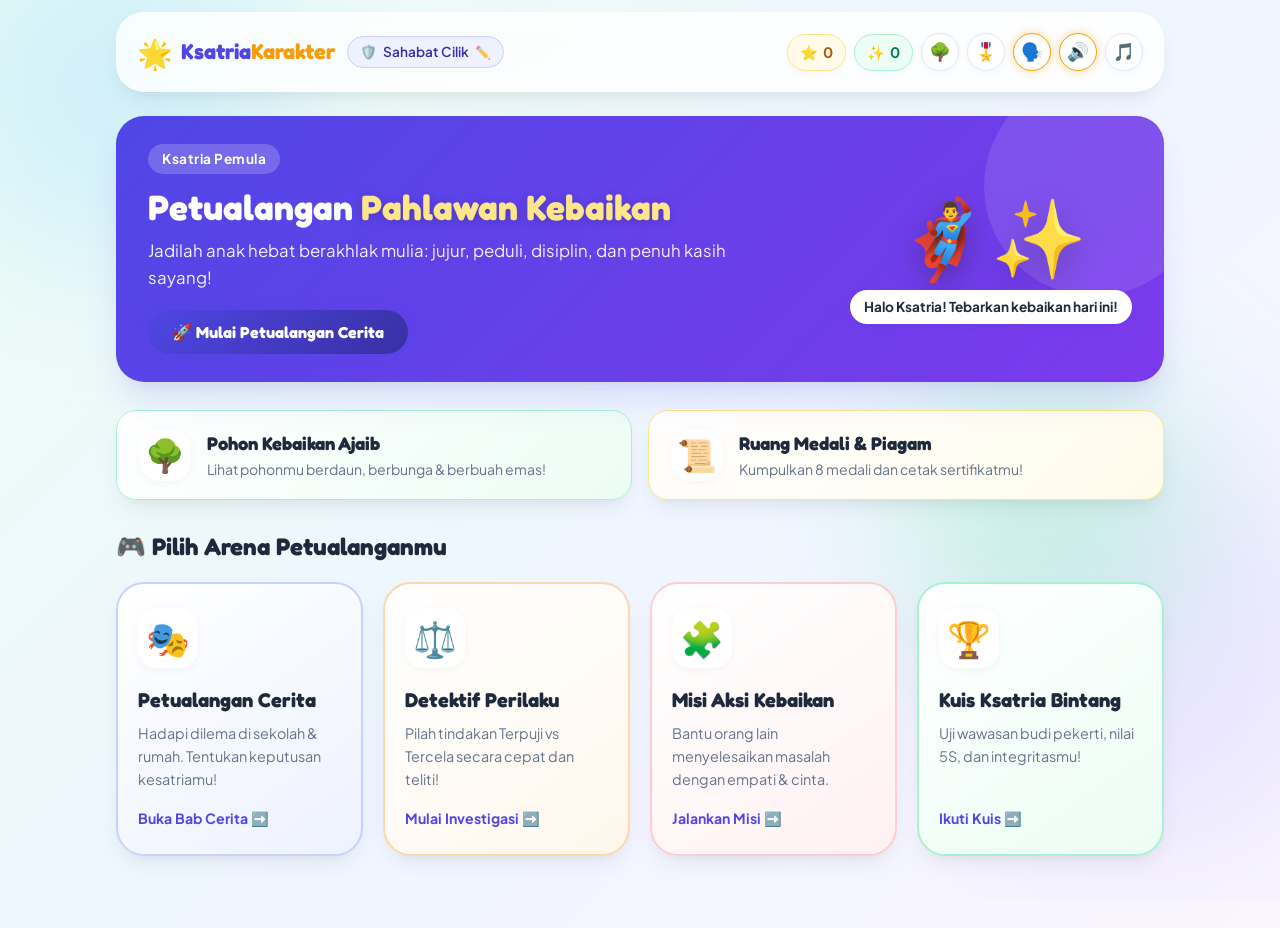
<file: ksatria-karakter/index.html>
<!DOCTYPE html>
<html lang="id">
<head>
    <meta charset="UTF-8">
    <meta name="viewport" content="width=device-width, initial-scale=1.0, maximum-scale=1.0, user-scalable=no">
    <title>Ksatria Karakter - Petualangan Pahlawan Kebaikan & Budi Pekerti</title>
    <meta name="description" content="Game edukasi interaktif anak untuk menumbuhkan budi pekerti luhur, kejujuran, empati, gotong royong, disiplin, sopan santun 5S, dan sikap anti-bullying.">
    <meta name="theme-color" content="#4F46E5">
    <link rel="stylesheet" href="style.css">
</head>
<body>
    <!-- Floating Ambient Background -->
    <div class="bg-decorations">
        <div class="decor-blob blob-1"></div>
        <div class="decor-blob blob-2"></div>
        <div class="decor-blob blob-3"></div>
    </div>

    <div class="app-viewport">
        <!-- ==========================================
             GLOBAL APP HEADER & HUD
             ========================================== -->
        <header class="app-header">
            <div class="header-left">
                <div class="brand-badge" id="btn-header-home" title="Kembali ke Beranda">
                    <span class="brand-logo-icon">🌟</span>
                    <span class="brand-title">Ksatria<span>Karakter</span></span>
                </div>

                <div class="player-profile-pill" title="Profil Pemain">
                    <span class="player-icon">🛡️</span>
                    <span id="hud-player-name">Sahabat Cilik</span>
                    <button class="btn-mini-edit" id="btn-edit-name" title="Ganti Nama">✏️</button>
                </div>
            </div>

            <div class="header-right">
                <div class="hud-pill gold" title="Total Bintang Kebaikan">
                    <span>⭐</span>
                    <span id="hud-total-stars">0</span>
                </div>

                <div class="hud-pill green" title="Poin Kebajikan">
                    <span>✨</span>
                    <span id="hud-total-points">0</span>
                </div>

                <button class="hud-icon-btn" id="btn-header-tree" title="Pohon Kebaikan Ajaib">
                    🌳
                </button>

                <button class="hud-icon-btn" id="btn-header-badges" title="Koleksi Medali & Piagam">
                    🎖️
                </button>

                <button class="hud-icon-btn active-glow" id="btn-toggle-speech" title="Narasi Suara">
                    🗣️
                </button>

                <button class="hud-icon-btn active-glow" id="btn-toggle-sound" title="Efek Suara">
                    🔊
                </button>

                <button class="hud-icon-btn" id="btn-toggle-music" title="Musik Santai">
                    🎵
                </button>
            </div>
        </header>

        <!-- ==========================================
             MAIN SCREENS CONTAINER
             ========================================== -->
        <main class="screen-area">
            
            <!-- ----------------------------------------
                 1. HOME SCREEN
                 ---------------------------------------- -->
            <section class="screen active" id="screen-home">
                <!-- Hero Banner -->
                <div class="hero-banner">
                    <div class="hero-text">
                        <span class="hero-level-tag" id="hud-level-badge">Ksatria Pemula</span>
                        <h1 class="hero-title">Petualangan <span>Pahlawan Kebaikan</span></h1>
                        <p class="hero-subtitle">Jadilah anak hebat berakhlak mulia: jujur, peduli, disiplin, dan penuh kasih sayang!</p>
                        <button class="btn-action-primary" onclick="window.gameApp.startStoryMode(0)">
                            🚀 Mulai Petualangan Cerita
                        </button>
                    </div>

                    <div class="hero-mascot-visual">
                        <div class="mascot-huge">🦸‍♂️✨</div>
                        <div class="mascot-speech-bubble">Halo Ksatria! Tebarkan kebaikan hari ini!</div>
                    </div>
                </div>

                <!-- Quick Shortcuts -->
                <div class="quick-feature-row">
                    <div class="feature-banner-card tree-shortcut" onclick="window.gameApp.showScreen('tree')">
                        <div class="feat-icon-box">🌳</div>
                        <div class="feat-info">
                            <h3>Pohon Kebaikan Ajaib</h3>
                            <p>Lihat pohonmu berdaun, berbunga & berbuah emas!</p>
                        </div>
                    </div>

                    <div class="feature-banner-card cert-shortcut" onclick="window.gameApp.showScreen('badges')">
                        <div class="feat-icon-box">📜</div>
                        <div class="feat-info">
                            <h3>Ruang Medali & Piagam</h3>
                            <p>Kumpulkan 8 medali dan cetak sertifikatmu!</p>
                        </div>
                    </div>
                </div>

                <!-- 4 Game Modes Grid -->
                <h2 class="section-heading">🎮 Pilih Arena Petualanganmu</h2>
                <div class="modes-grid">
                    <!-- Mode 1: Cerita -->
                    <div class="mode-card card-story" id="btn-mode-story">
                        <div class="mode-icon-box">🎭</div>
                        <div class="mode-info">
                            <h3>Petualangan Cerita</h3>
                            <p>Hadapi dilema di sekolah & rumah. Tentukan keputusan kesatriamu!</p>
                        </div>
                        <span class="mode-action-link">Buka Bab Cerita ➡️</span>
                    </div>

                    <!-- Mode 2: Detektif Perilaku -->
                    <div class="mode-card card-sort" id="btn-mode-sort">
                        <div class="mode-icon-box">⚖️</div>
                        <div class="mode-info">
                            <h3>Detektif Perilaku</h3>
                            <p>Pilah tindakan Terpuji vs Tercela secara cepat dan teliti!</p>
                        </div>
                        <span class="mode-action-link">Mulai Investigasi ➡️</span>
                    </div>

                    <!-- Mode 3: Misi Aksi Kebaikan -->
                    <div class="mode-card card-mission" id="btn-mode-mission">
                        <div class="mode-icon-box">🧩</div>
                        <div class="mode-info">
                            <h3>Misi Aksi Kebaikan</h3>
                            <p>Bantu orang lain menyelesaikan masalah dengan empati & cinta.</p>
                        </div>
                        <span class="mode-action-link">Jalankan Misi ➡️</span>
                    </div>

                    <!-- Mode 4: Kuis Bintang -->
                    <div class="mode-card card-quiz" id="btn-mode-quiz">
                        <div class="mode-icon-box">🏆</div>
                        <div class="mode-info">
                            <h3>Kuis Ksatria Bintang</h3>
                            <p>Uji wawasan budi pekerti, nilai 5S, dan integritasmu!</p>
                        </div>
                        <span class="mode-action-link">Ikuti Kuis ➡️</span>
                    </div>
                </div>
            </section>

            <!-- ----------------------------------------
                 2. STORY RPG SCREEN
                 ---------------------------------------- -->
            <section class="screen" id="screen-story">
                <div class="story-header-bar">
                    <button class="btn-action-secondary" onclick="window.gameApp.showScreen('home')">⬅️ Beranda</button>
                    <span class="story-meta-badge" id="story-category">Nilai Karakter</span>
                </div>

                <!-- Chapter Scroll Tabs -->
                <div class="chapter-tabs-scroll" id="story-chapters-tabs"></div>

                <!-- Story Scene -->
                <div class="story-scene-card animate-pop">
                    <h2 class="story-main-title" id="story-title">Judul Cerita</h2>

                    <div class="story-narrative-box">
                        <div class="story-character-avatar" id="story-mascot">🤔</div>
                        <div class="story-text-content" id="story-scenario-text">Deskripsi skenario cerita...</div>
                    </div>

                    <h3 class="story-question-prompt" id="story-question-text">Apa yang kamu lakukan?</h3>

                    <div class="story-choices-grid" id="story-choices-container"></div>

                    <!-- Feedback Box -->
                    <div id="story-feedback-box" class="hidden"></div>
                </div>
            </section>

            <!-- ----------------------------------------
                 3. DETEKTIF SORTING SCREEN
                 ---------------------------------------- -->
            <section class="screen" id="screen-sort">
                <div class="sort-header-row">
                    <button class="btn-action-secondary" onclick="window.gameApp.showScreen('home')">⬅️ Beranda</button>
                    <div class="hud-pill gold" id="sort-progress-badge">Kartu 1 dari 16</div>
                    <div class="hud-pill green" id="sort-current-score">Skor: 0</div>
                </div>

                <div id="sort-card-area"></div>

                <div class="sort-actions-container">
                    <button class="btn-sort-terpuji" onclick="window.gameApp.submitSortAnswer('terpuji')">
                        <span>✨ PERILAKU TERPUJI</span>
                        <span class="btn-sub-label">Pahlawan Kebaikan (Bagus!)</span>
                    </button>

                    <button class="btn-sort-tercela" onclick="window.gameApp.submitSortAnswer('tercela')">
                        <span>⚠️ PERILAKU TERCELA</span>
                        <span class="btn-sub-label">Harus Dihindari & Diperbaiki</span>
                    </button>
                </div>
            </section>

            <!-- ----------------------------------------
                 4. MISI AKSI KEBAIKAN SCREEN
                 ---------------------------------------- -->
            <section class="screen" id="screen-mission">
                <div class="sort-header-row">
                    <button class="btn-action-secondary" onclick="window.gameApp.showScreen('home')">⬅️ Beranda</button>
                    <div class="hud-pill gold" id="mission-progress-indicator">Misi 1 / 6</div>
                </div>

                <div id="mission-content-area"></div>
            </section>

            <!-- ----------------------------------------
                 5. KUIS KSATRIA BINTANG SCREEN
                 ---------------------------------------- -->
            <section class="screen" id="screen-quiz">
                <div class="sort-header-row">
                    <button class="btn-action-secondary" onclick="window.gameApp.showScreen('home')">⬅️ Beranda</button>
                    <div class="hud-pill gold" id="quiz-progress-badge">Soal 1 dari 8</div>
                    <div class="hud-pill green" id="quiz-streak-badge">🔥 Streak: 0</div>
                </div>

                <div id="quiz-question-container"></div>
            </section>

            <!-- ----------------------------------------
                 6. POHON KEBAIKAN AJAIB SCREEN
                 ---------------------------------------- -->
            <section class="screen" id="screen-tree">
                <div class="sort-header-row">
                    <button class="btn-action-secondary" onclick="window.gameApp.showScreen('home')">⬅️ Beranda</button>
                    <h2 class="section-heading" style="margin-bottom:0;">🌳 Pohon Kebaikan Ajaib</h2>
                </div>

                <div class="tree-container-card animate-pop">
                    <div class="tree-canvas-wrapper">
                        <canvas id="tree-virtue-canvas"></canvas>
                    </div>

                    <div class="tree-status-box">
                        <h3 class="tree-stage-heading" id="tree-stage-title">🌱 Tunas Kebaikan Mula</h3>
                        <p class="tree-stage-desc-text" id="tree-stage-desc">Benih budi pekertimu terus tumbuh semakin subur!</p>
                        
                        <div class="tree-progress-bar-wrap">
                            <div class="tree-progress-bar-fill" id="tree-progress-fill" style="width: 20%;"></div>
                        </div>
                        <div style="font-weight:700; color:#047857; font-size:0.9rem;" id="tree-points-text">0 Poin Kebaikan</div>
                    </div>

                    <div class="tree-actions-row">
                        <button class="btn-action-primary" id="btn-water-tree">💧 Siram Kasih Sayang</button>
                        <button class="btn-action-secondary" onclick="window.gameApp.startStoryMode(0)">Tebarkan Kebaikan Lagi 🚀</button>
                    </div>
                </div>
            </section>

            <!-- ----------------------------------------
                 7. RUANG MEDALI & PIAGAM SCREEN
                 ---------------------------------------- -->
            <section class="screen" id="screen-badges">
                <div class="sort-header-row">
                    <button class="btn-action-secondary" onclick="window.gameApp.showScreen('home')">⬅️ Beranda</button>
                    <div class="hud-pill gold">Koleksi Medali: <span id="hud-badge-count">0/8</span></div>
                </div>

                <h2 class="section-heading">🎖️ Koleksi Medali Budi Pekerti</h2>
                <div class="badges-grid" id="badges-grid-container"></div>

                <!-- Printable Certificate -->
                <h2 class="section-heading">📜 Piagam Penghargaan Ksatria</h2>
                <div class="certificate-frame animate-pop" id="printable-certificate">
                    <div class="cert-emblem">👑⭐</div>
                    <h2 class="cert-super-title">Piagam Penghargaan</h2>
                    <p class="cert-sub">Ksatria Budi Pekerti & Karakter Mulia</p>
                    
                    <p class="cert-for-text">Piagam ini dengan bangga dianugerahkan kepada:</p>
                    <h1 class="cert-recipient-name" id="cert-player-name">Sahabat Cilik</h1>
                    
                    <p class="cert-body-desc">
                        Atas dedikasi, kejujuran, kepedulian menolong sesama, kedisiplinan, sopan santun 5S, 
                        dan keberanian membela kebaikan sebagai teladan pahlawan karakter cilik.
                    </p>

                    <div class="cert-footer-row">
                        <div class="cert-stamp-box">
                            <div style="font-weight:700;">Tanggal Anugerah</div>
                            <div id="cert-date">22 September 2026</div>
                        </div>

                        <div class="cert-stamp-box">
                            <span class="cert-stamp-icon">🛡️</span>
                            <div style="font-weight:700;" id="cert-points">0 Poin Kebaikan</div>
                            <div style="font-size:0.8rem;" id="cert-badge-count">0 Medali Diraih</div>
                        </div>

                        <div class="cert-stamp-box">
                            <div style="font-weight:700;">Dewan Ksatria</div>
                            <div>Pahlawan Kebaikan Indonesia</div>
                        </div>
                    </div>
                </div>

                <div style="display:flex; justify-content:center; gap:16px; margin-top:20px;">
                    <button class="btn-action-primary" onclick="window.gameApp.printCertificate()">🖨️ Cetak / Simpan Piagam (PDF)</button>
                    <button class="btn-action-secondary" id="btn-reset-data" style="color:#E11D48; border-color:#FECDD3;">⚠️ Reset Seluruh Petualangan</button>
                </div>
            </section>

        </main>
    </div>

    <!-- ==========================================
         MODAL: PENJELASAN SORTING
         ========================================== -->
    <div class="modal-overlay" id="sort-modal-overlay">
        <div class="modal-content-card">
            <h3 class="modal-title" id="sort-modal-title">🎉 Jawabanmu Tepat!</h3>
            <p class="modal-desc" id="sort-modal-body">Deskripsi tindakan...</p>
            <div class="moral-lesson-banner" id="sort-modal-explanation">Penjelasan moral...</div>
            <button class="btn-action-primary" onclick="window.gameApp.nextSortCard()">Lanjut Kartu Berikutnya ➡️</button>
        </div>
    </div>

    <!-- ==========================================
         MODAL: MEDALI DIBUKA (BADGE UNLOCKED)
         ========================================== -->
    <div class="modal-overlay" id="badge-modal-overlay">
        <div class="modal-content-card animate-pop">
            <div class="modal-badge-icon-box" id="modal-badge-icon">🎖️</div>
            <h3 class="modal-title" style="color:var(--gold);" id="modal-badge-title">Medali Baru Terbuka!</h3>
            <p class="modal-desc" id="modal-badge-desc">Selamat atas pencapaianmu!</p>
            <button class="btn-action-primary" onclick="window.gameApp.closeBadgeModal()">Simpan ke Ruang Medali 🌟</button>
        </div>
    </div>

    <!-- Scripts -->
    <script src="js/audio.js"></script>
    <script src="js/data.js"></script>
    <script src="js/tree.js"></script>
    <script src="js/game.js"></script>
</body>
</html>
</file>
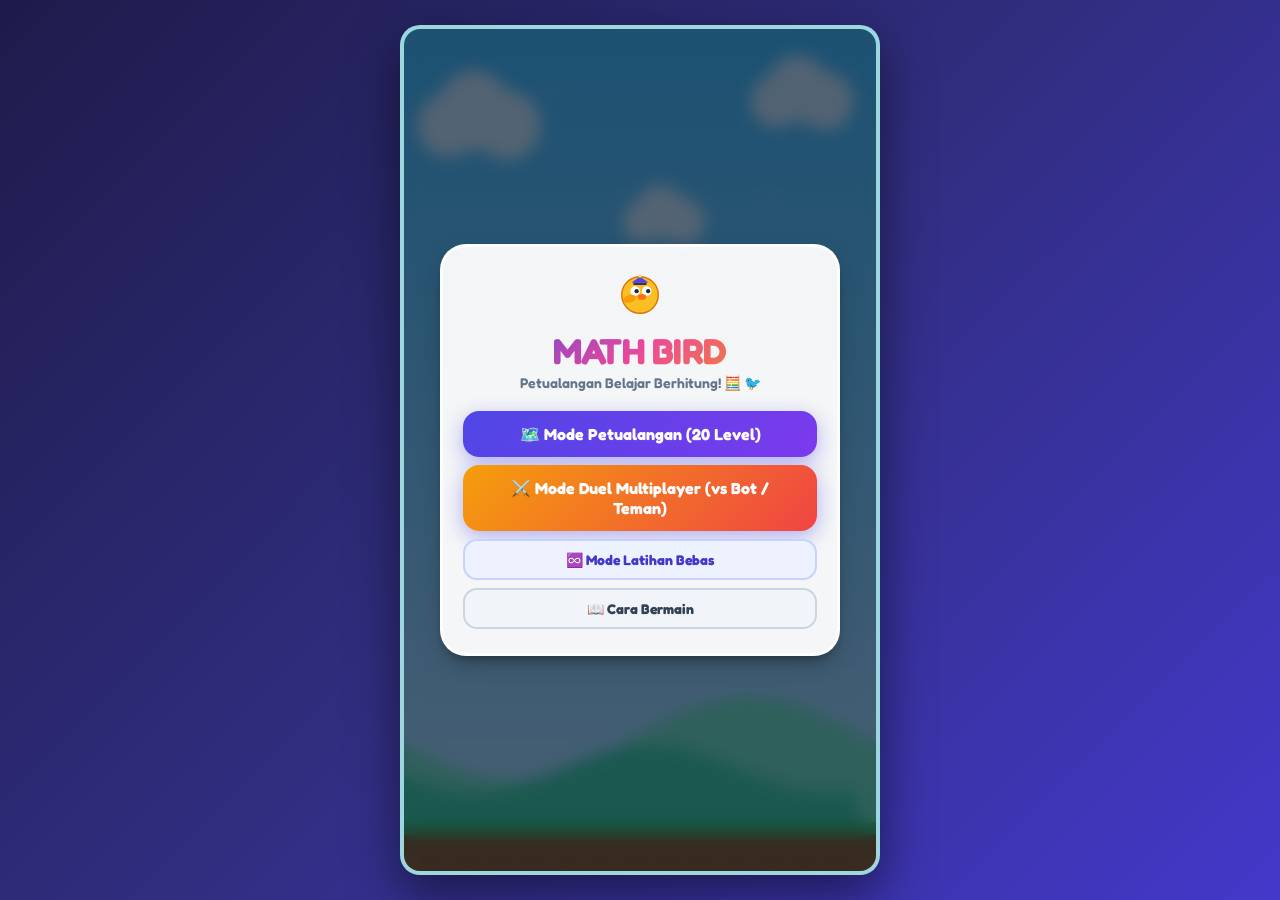
<file: math bird/index.html>
<!DOCTYPE html>
<html lang="id">
<head>
    <meta charset="UTF-8">
    <meta name="viewport" content="width=device-width, initial-scale=1.0, maximum-scale=1.0, user-scalable=no">
    <title>Math Bird - Belajar Berhitung Sambil Terbang!</title>
    <meta name="description" content="Game Flappy Bird edukasi dengan 20 level petualangan matematika (+, -, ×, ÷) dan mode tanpa henti!">
    <link rel="stylesheet" href="style.css">
</head>
<body>
    <div id="game-container">
        <!-- Canvas Rendering Area -->
        <canvas id="gameCanvas"></canvas>

        <!-- Top HUD during gameplay (Compact & Sleek) -->
        <div id="game-hud" class="hidden">
            <!-- Normal Solo / Level Top Bar -->
            <div class="hud-top-bar" id="solo-top-bar">
                <div class="lives-container" id="lives-container" title="Nyawa">
                    <span class="heart" id="heart-1">❤️</span>
                    <span class="heart" id="heart-2">❤️</span>
                    <span class="heart" id="heart-3">❤️</span>
                </div>
                
                <div class="hud-center-pill">
                    <span class="level-badge-compact" id="hud-level-badge">LV 1</span>
                    <div class="progress-bar-track" id="hud-progress-container">
                        <div class="progress-bar-fill" id="hud-progress-fill"></div>
                    </div>
                    <span class="progress-text-compact" id="hud-progress-text">0/4</span>
                </div>

                <div class="score-badge" id="score-display">
                    <span class="score-star">⭐</span>
                    <span id="current-score">0</span>
                </div>

                <div class="hud-actions">
                    <button class="icon-btn" id="hud-sound-btn" title="Suara">🔊</button>
                    <button class="icon-btn" id="hud-pause-btn" title="Jeda">⏸️</button>
                </div>
            </div>

            <!-- Duel Top Bar (P1 vs P2 / BOT) -->
            <div class="hud-top-bar duel-top-bar hidden" id="duel-top-bar" style="display: none;">
                <div class="duel-player-pill p1-pill">
                    <span class="player-dot">🟡</span>
                    <span class="player-hud-name">P1</span>
                    <div class="duel-lives" id="duel-p1-lives">❤️❤️❤️</div>
                    <div class="duel-score-badge" id="duel-p1-score">⭐ 0</div>
                </div>

                <div class="duel-target-badge" id="duel-target-badge">🎯 5</div>

                <div class="duel-player-pill p2-pill">
                    <div class="duel-score-badge" id="duel-p2-score">⭐ 0</div>
                    <div class="duel-lives" id="duel-p2-lives">💙💙💙</div>
                    <span class="player-hud-name" id="duel-p2-hud-name">BOT</span>
                    <span class="player-dot">🔵</span>
                </div>

                <div class="hud-actions">
                    <button class="icon-btn" id="hud-duel-pause-btn" title="Jeda">⏸️</button>
                </div>
            </div>

            <!-- Compact Math Question Box -->
            <div class="question-pill-container">
                <div class="question-pill">
                    <span class="operation-tag" id="operation-label">HUTAN PENJUMLAHAN</span>
                    <span class="question-equation" id="question-text">4 + 1 = ?</span>
                </div>
                <div class="streak-banner" id="streak-banner">🔥 COMBO x3!</div>
            </div>
        </div>

        <!-- Touch Controls for 2 Players (Mobile / Tablet) -->
        <div id="duel-touch-controls" class="hidden">
            <div class="touch-zone touch-left" id="touch-btn-p1">
                <span>🟡 LOMPAT P1 [W]</span>
            </div>
            <div class="touch-zone touch-right" id="touch-btn-p2">
                <span>🔵 LOMPAT P2 [↑]</span>
            </div>
        </div>

        <!-- Ready / Tap to Start Prompt -->
        <div id="ready-prompt" class="hidden">
            👆 Ketuk Layar / Tekan SPASI untuk Terbang!
        </div>

        <!-- Main Menu Screen -->
        <div class="screen" id="menu-screen">
            <div class="card">
                <svg class="hero-avatar" viewBox="0 0 100 100" fill="none" xmlns="http://www.w3.org/2000/svg">
                    <circle cx="50" cy="50" r="38" fill="#FBBF24" stroke="#D97706" stroke-width="3"/>
                    <circle cx="40" cy="42" r="10" fill="#FFFFFF"/>
                    <circle cx="64" cy="42" r="10" fill="#FFFFFF"/>
                    <circle cx="43" cy="42" r="4.5" fill="#1E293B"/>
                    <circle cx="67" cy="42" r="4.5" fill="#1E293B"/>
                    <ellipse cx="54" cy="54" rx="9" ry="6" fill="#F97316"/>
                    <ellipse cx="28" cy="58" rx="14" ry="8" fill="#F59E0B" transform="rotate(-15 28 58)"/>
                    <polygon points="50,12 32,24 68,24" fill="#4F46E5"/>
                    <rect x="36" y="24" width="28" height="5" fill="#312E81" rx="2"/>
                    <circle cx="50" cy="11" r="3" fill="#FDE047"/>
                </svg>
                
                <h1 class="game-title">MATH BIRD</h1>
                <p class="game-subtitle">Petualangan Belajar Berhitung! 🧮 🐦</p>

                <!-- Menu Buttons -->
                <button class="btn-primary" id="open-levels-btn">
                    <span>🗺️ Mode Petualangan (20 Level)</span>
                </button>

                <button class="btn-primary" id="open-duel-btn" style="background: linear-gradient(135deg, #f59e0b 0%, #ef4444 100%);">
                    <span>⚔️ Mode Duel Multiplayer (vs Bot / Teman)</span>
                </button>
                
                <button class="btn-secondary" id="open-endless-btn" style="background: #eef2ff; border-color: #c7d2fe; color: #4338ca;">
                    <span>♾️ Mode Latihan Bebas</span>
                </button>
                
                <button class="btn-secondary" id="how-to-play-btn">
                    <span>📖 Cara Bermain</span>
                </button>
            </div>
        </div>

        <!-- Duel Setup Screen -->
        <div class="screen hidden" id="duel-screen">
            <div class="card">
                <div class="modal-header">
                    <h2 style="font-size: 22px; color: #1e1b4b;">⚔️ Pengaturan Duel</h2>
                    <button class="icon-btn-small" id="close-duel-btn">✖</button>
                </div>

                <!-- Lawan: Bot vs Teman -->
                <div class="form-group">
                    <label>Pilih Lawan Tanding:</label>
                    <div class="pill-grid grid-2" id="duel-opponent-selector">
                        <button class="pill-btn active" data-opponent="bot">🤖 Lawan BOT AI</button>
                        <button class="pill-btn" data-opponent="human">👥 2 Pemain (1 Layar)</button>
                    </div>
                </div>

                <!-- Tingkat Bot (Tampil hanya jika lawan bot) -->
                <div class="form-group" id="bot-diff-group">
                    <label>Tingkat Kepintaran BOT:</label>
                    <div class="pill-grid" id="bot-diff-selector">
                        <button class="pill-btn active" data-bot="easy">Budi (70%)</button>
                        <button class="pill-btn" data-bot="medium">Prof. Owl (88%)</button>
                        <button class="pill-btn" data-bot="hard">Einstein (98%)</button>
                    </div>
                </div>

                <!-- Info Kontrol jika 2 Pemain -->
                <div class="duel-control-info hidden" id="duel-controls-hint" style="display: none;">
                    <div class="p-control-tag p1-tag">🟡 Pemain 1: Tombol <strong>[W]</strong> / Sentuh Kiri</div>
                    <div class="p-control-tag p2-tag">🔵 Pemain 2: Tombol <strong>[↑]</strong> / Sentuh Kanan</div>
                </div>

                <!-- Operasi Matematika -->
                <div class="form-group">
                    <label>Operasi Matematika:</label>
                    <div class="pill-grid grid-5" id="duel-op-selector">
                        <button class="pill-btn active" data-op="add" title="Penjumlahan">+</button>
                        <button class="pill-btn" data-op="sub" title="Pengurangan">-</button>
                        <button class="pill-btn" data-op="mul" title="Perkalian">×</button>
                        <button class="pill-btn" data-op="div" title="Pembagian">÷</button>
                        <button class="pill-btn" data-op="mixed" title="Campuran">Mix</button>
                    </div>
                </div>

                <!-- Mode / Target Duel -->
                <div class="form-group">
                    <label>Mode Kemenangan Duel:</label>
                    <div class="pill-grid grid-3" id="duel-target-selector">
                        <button class="pill-btn active" data-target="survival">🔥 Hingga K.O.</button>
                        <button class="pill-btn" data-target="10">🎯 10 Poin</button>
                        <button class="pill-btn" data-target="20">🎯 20 Poin</button>
                    </div>
                </div>

                <!-- Info Pemulihan Nyawa -->
                <div class="duel-lifesteal-hint">
                    💚 <strong>Fitur Pemulihan Nyawa:</strong> Setiap kali menjawab <strong>BENAR</strong>, 1 nyawa yang berkurang akan pulih kembali (+1 ❤️)!
                </div>

                <button class="btn-primary" id="start-duel-btn" style="background: linear-gradient(135deg, #f59e0b 0%, #ef4444 100%);">
                    <span>Mulai Duel Sekarang! ⚔️</span>
                </button>
            </div>
        </div>

        <!-- Duel Winner Screen -->
        <div class="screen hidden" id="duel-winner-screen">
            <div class="card">
                <div class="winner-trophy-icon">🏆</div>
                <h2 class="game-title" id="duel-winner-title" style="font-size: 26px; color: #f59e0b;">PEMAIN 1 MENANG!</h2>
                <p class="game-subtitle" id="duel-winner-subtitle">Juara Berhitung Sejati!</p>

                <!-- Duel Score Comparison Cards -->
                <div class="duel-results-grid">
                    <div class="duel-res-card p1-res">
                        <div class="res-player-name">🟡 Pemain 1</div>
                        <div class="res-score" id="duel-res-p1-score">5</div>
                        <div class="res-stat" id="duel-res-p1-acc">Akurasi: 100%</div>
                        <div class="res-stat" id="duel-res-p1-lives">❤️ ❤️ ❤️</div>
                    </div>
                    <div class="duel-res-vs">VS</div>
                    <div class="duel-res-card p2-res">
                        <div class="res-player-name" id="duel-res-p2-name">🔵 Bot Pintar</div>
                        <div class="res-score" id="duel-res-p2-score">3</div>
                        <div class="res-stat" id="duel-res-p2-acc">Akurasi: 75%</div>
                        <div class="res-stat" id="duel-res-p2-lives">💙 💙 🖤</div>
                    </div>
                </div>

                <button class="btn-primary" id="restart-duel-btn" style="background: linear-gradient(135deg, #f59e0b 0%, #ef4444 100%);">
                    <span>Tanding Ulang ⚔️</span>
                </button>
                <button class="btn-secondary" id="change-duel-setup-btn">
                    <span>Ganti Pengaturan Duel ⚙️</span>
                </button>
                <button class="btn-secondary" id="duel-to-menu-btn">
                    <span>Menu Utama 🏠</span>
                </button>
            </div>
        </div>

        <!-- Level Select Screen -->
        <div class="screen hidden" id="levels-screen">
            <div class="card level-select-card">
                <div class="modal-header">
                    <h2 style="font-size: 22px; color: #1e1b4b;">Pilih Level Petualangan</h2>
                    <button class="icon-btn-small" id="close-levels-btn">✖</button>
                </div>

                <!-- World Tabs -->
                <div class="world-tabs" id="world-tabs">
                    <button class="world-tab active" data-world="1">🌿 Tambah</button>
                    <button class="world-tab" data-world="2">🍂 Kurang</button>
                    <button class="world-tab" data-world="3">⚡ Kali</button>
                    <button class="world-tab" data-world="4">🌊 Bagi</button>
                    <button class="world-tab" data-world="5">👑 Master</button>
                </div>

                <div class="world-title-badge" id="current-world-title">Babak 1: Hutan Penjumlahan (+)</div>

                <!-- Level Grid (dynamically rendered) -->
                <div class="level-grid" id="level-grid">
                    <!-- Populated by JS -->
                </div>
            </div>
        </div>

        <!-- Endless / Custom Setup Screen -->
        <div class="screen hidden" id="endless-screen">
            <div class="card">
                <div class="modal-header">
                    <h2 style="font-size: 22px; color: #1e1b4b;">Pengaturan Mode Bebas</h2>
                    <button class="icon-btn-small" id="close-endless-btn">✖</button>
                </div>

                <!-- Pilihan Operasi Matematika -->
                <div class="form-group">
                    <label>Operasi Matematika:</label>
                    <div class="pill-grid grid-5" id="op-selector">
                        <button class="pill-btn active" data-op="add" title="Penjumlahan">+</button>
                        <button class="pill-btn" data-op="sub" title="Pengurangan">-</button>
                        <button class="pill-btn" data-op="mul" title="Perkalian">×</button>
                        <button class="pill-btn" data-op="div" title="Pembagian">÷</button>
                        <button class="pill-btn" data-op="mixed" title="Campuran">Mix</button>
                    </div>
                </div>

                <!-- Pilihan Tingkat Kesulitan -->
                <div class="form-group">
                    <label>Tingkat Kesulitan:</label>
                    <div class="pill-grid" id="diff-selector">
                        <button class="pill-btn active" data-diff="easy">Mudah</button>
                        <button class="pill-btn" data-diff="medium">Sedang</button>
                        <button class="pill-btn" data-diff="hard">Mahir</button>
                    </div>
                </div>

                <!-- Mode Nyawa -->
                <div class="form-group">
                    <label>Mode Nyawa:</label>
                    <div class="pill-grid grid-2" id="mode-selector">
                        <button class="pill-btn active" data-mode="learn">❤️ Belajar (3 Nyawa)</button>
                        <button class="pill-btn" data-mode="classic">⚡ Tantangan (1 Nyawa)</button>
                    </div>
                </div>

                <button class="btn-primary" id="start-endless-btn">
                    <span>Mulai Mode Bebas! 🚀</span>
                </button>
            </div>
        </div>

        <!-- How To Play Screen -->
        <div class="screen hidden" id="instructions-screen">
            <div class="card">
                <h2 style="font-size: 24px; color: #1e1b4b; margin-bottom: 12px;">Cara Bermain 📖</h2>
                
                <div class="instructions-list">
                    <div class="instruction-item">
                        <div class="instruction-icon">👆</div>
                        <div><strong>Terbang:</strong> Ketuk layar atau tekan <strong>SPASI</strong> untuk membuat burung mengepakkan sayap.</div>
                    </div>
                    <div class="instruction-item">
                        <div class="instruction-icon">🧮</div>
                        <div><strong>Hitung:</strong> Perhatikan soal matematika (+, -, ×, ÷) yang muncul di bagian atas layar.</div>
                    </div>
                    <div class="instruction-item">
                        <div class="instruction-icon">🎯</div>
                        <div><strong>Pilih Gerbang:</strong> Terbanglah melewati gerbang dengan <strong>angka jawaban yang benar</strong>!</div>
                    </div>
                    <div class="instruction-item">
                        <div class="instruction-icon">🎁</div>
                        <div><strong>Gerbang Spesial:</strong> Kadang muncul gerbang khusus pembawa efek:
                            <div style="font-size: 11.5px; color: #475569; margin-top: 4px; display: flex; flex-direction: column; gap: 2px;">
                                <span>💖 <strong>Heal:</strong> Memulihkan 1 nyawa yang hilang (+1 ❤️).</span>
                                <span>🛡️ <strong>Shield:</strong> Perisai kebal 1x tabrakan pipa.</span>
                                <span>⚡ <strong>2X Poin:</strong> Poin ganda untuk 3 soal berikutnya.</span>
                                <span>❄️ <strong>Slow-Mo:</strong> Memperlambat terbang selama 6 detik.</span>
                            </div>
                        </div>
                    </div>
                </div>

                <button class="btn-primary" id="back-from-instructions-btn">
                    <span>Kembali ke Menu</span>
                </button>
            </div>
        </div>

        <!-- Pause Screen -->
        <div class="screen hidden" id="pause-screen">
            <div class="card">
                <h2 style="font-size: 26px; color: #1e1b4b; margin-bottom: 8px;">Permainan Dijeda ⏸️</h2>
                <p style="color: #64748b; font-size: 14px; margin-bottom: 20px;">Istirahat sejenak sambil mengingat rumus!</p>

                <button class="btn-primary" id="resume-btn">
                    <span>Lanjutkan Terbang ▶️</span>
                </button>
                <button class="btn-secondary" id="quit-to-menu-btn">
                    <span>Menu Utama 🏠</span>
                </button>
            </div>
        </div>

        <!-- Level Cleared / Victory Screen -->
        <div class="screen hidden" id="victory-screen">
            <div class="card">
                <h2 class="game-title" style="font-size: 28px; color: #10b981;">Level Selesai! 🎉</h2>
                <p class="game-subtitle" id="victory-level-name">Babak 1: Penjumlahan Pemula</p>

                <!-- 3 Star Rating Animation -->
                <div class="stars-awarded" id="stars-awarded">
                    <span class="victory-star" id="v-star-1">⭐</span>
                    <span class="victory-star" id="v-star-2">⭐</span>
                    <span class="victory-star" id="v-star-3">⭐</span>
                </div>

                <div class="stats-grid">
                    <div class="stat-item">
                        <div class="stat-value score-val" id="victory-score">0</div>
                        <div class="stat-label">Skor Level</div>
                    </div>
                    <div class="stat-item">
                        <div class="stat-value acc-val" id="victory-accuracy">100%</div>
                        <div class="stat-label">Akurasi</div>
                    </div>
                    <div class="stat-item">
                        <div class="stat-value" id="victory-time">5/5</div>
                        <div class="stat-label">Soal Benar</div>
                    </div>
                </div>

                <button class="btn-primary" id="next-level-btn">
                    <span>Level Berikutnya ➡️</span>
                </button>
                <button class="btn-secondary" id="replay-level-btn">
                    <span>Main Ulang 🔄</span>
                </button>
                <button class="btn-secondary" id="victory-select-level-btn">
                    <span>Pilih Level Lain 🗺️</span>
                </button>
            </div>
        </div>

        <!-- Game Over & Learning Evaluation Screen -->
        <div class="screen hidden" id="gameover-screen">
            <div class="card">
                <h2 class="game-title" id="gameover-title" style="font-size: 28px;">Permainan Selesai!</h2>
                <p class="game-subtitle" id="gameover-subtitle">Tetap semangat, mari belajar lagi!</p>

                <div class="stats-grid">
                    <div class="stat-item">
                        <div class="stat-value score-val" id="final-score">0</div>
                        <div class="stat-label">Skor Akhir</div>
                    </div>
                    <div class="stat-item">
                        <div class="stat-value" id="final-high-score">0</div>
                        <div class="stat-label">Rekor Terbaik</div>
                    </div>
                    <div class="stat-item">
                        <div class="stat-value acc-val" id="final-accuracy">100%</div>
                        <div class="stat-label">Akurasi</div>
                    </div>
                </div>

                <!-- Learning Evaluation Details -->
                <div id="evaluation-container"></div>

                <button class="btn-primary" id="restart-btn">
                    <span>Coba Lagi 🔄</span>
                </button>
                <button class="btn-secondary" id="gameover-levels-btn">
                    <span>Pilih Level 🗺️</span>
                </button>
                <button class="btn-secondary" id="gameover-menu-btn">
                    <span>Menu Utama 🏠</span>
                </button>
            </div>
        </div>
    </div>

    <!-- Game Scripts -->
    <script src="mathGenerator.js"></script>
    <script src="audio.js"></script>
    <script src="game.js"></script>
</body>
</html>
</file>
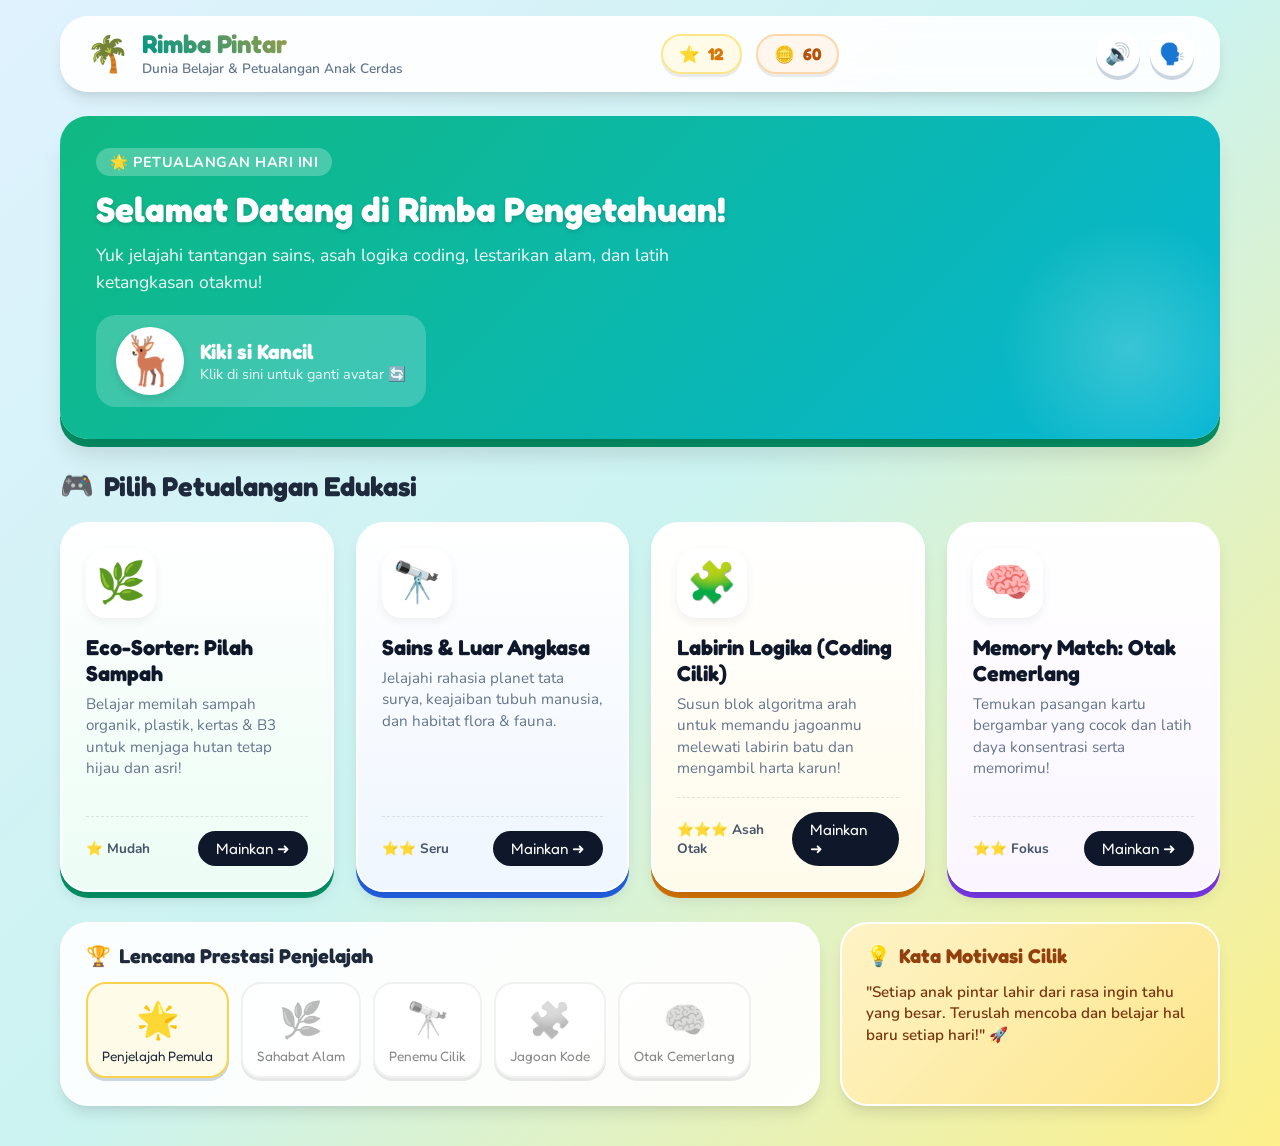
<file: rimba-pintar/index.html>
<!DOCTYPE html>
<html lang="id">
<head>
  <meta charset="UTF-8">
  <meta name="viewport" content="width=device-width, initial-scale=1.0">
  <meta name="description" content="Petualangan Rimba Pintar - Game Edukasi Interaktif Ceria untuk Anak-Anak. Belajar Sains, Logika Coding, Peduli Lingkungan & Memori!">
  <title>Petualangan Rimba Pintar - Game Edukasi Anak</title>
  <link rel="stylesheet" href="css/style.css">
</head>
<body>

  <!-- Floating Background Elements -->
  <div class="bg-decorations">
    <div class="cloud cloud-1"></div>
    <div class="cloud cloud-2"></div>
    <div class="cloud cloud-3"></div>
  </div>

  <canvas id="confetti-canvas"></canvas>

  <div id="app">
    <!-- Main App Header -->
    <header class="app-header">
      <div class="logo-container" onclick="window.appState.switchScreen('hub')">
        <span class="logo-icon">🌴</span>
        <div class="logo-text">
          <h1>Rimba Pintar</h1>
          <p>Dunia Belajar & Petualangan Anak Cerdas</p>
        </div>
      </div>

      <div class="header-stats">
        <div class="stat-badge star-badge" title="Total Bintang Kamu">
          <span>⭐</span>
          <span id="header-stars-count">0</span>
        </div>
        <div class="stat-badge coin-badge" title="Koin Petualang">
          <span>🪙</span>
          <span id="header-coins-count">0</span>
        </div>
      </div>

      <div class="header-controls">
        <button class="icon-btn" id="sound-toggle-btn" title="Aktifkan/Matikan Suara">🔊</button>
        <button class="icon-btn" id="speech-toggle-btn" title="Aktifkan/Matikan Narasi">🗣️</button>
      </div>
    </header>

    <!-- ============================================== -->
    <!-- SCREEN 1: GAME HUB (BERANDA) -->
    <!-- ============================================== -->
    <main class="screen active" id="screen-hub">
      <!-- Hero Banner -->
      <section class="hero-banner">
        <div class="hero-content">
          <span class="hero-tag">🌟 Petualangan Hari Ini</span>
          <h2 class="hero-title">Selamat Datang di Rimba Pengetahuan!</h2>
          <p class="hero-desc">Yuk jelajahi tantangan sains, asah logika coding, lestarikan alam, dan latih ketangkasan otakmu!</p>
          <div class="hero-avatar-spotlight" id="hero-avatar-box" title="Klik untuk ganti karakter avatar">
            <div class="player-avatar-large" id="hero-player-avatar">🦌</div>
            <div class="player-info-hero">
              <h3 id="hero-player-name">Kiki si Kancil Pintar</h3>
              <p>Klik di sini untuk ganti avatar 🔄</p>
            </div>
          </div>
        </div>
      </section>

      <!-- Games Grid Section -->
      <div class="section-title-wrap">
        <h2 class="section-title">
          <span>🎮</span> Pilih Petualangan Edukasi
        </h2>
      </div>

      <div class="games-grid">
        <!-- Game 1: Eco Sorter -->
        <div class="game-card card-eco" onclick="window.appState.launchGame('eco')">
          <div class="game-card-icon">🌿</div>
          <h3 class="game-card-title">Eco-Sorter: Pilah Sampah</h3>
          <p class="game-card-desc">Belajar memilah sampah organik, plastik, kertas & B3 untuk menjaga hutan tetap hijau dan asri!</p>
          <div class="game-card-footer">
            <span class="game-difficulty">⭐ Mudah</span>
            <span class="play-badge-btn">Mainkan ➜</span>
          </div>
        </div>

        <!-- Game 2: Science Quest -->
        <div class="game-card card-science" onclick="window.appState.launchGame('science')">
          <div class="game-card-icon">🔭</div>
          <h3 class="game-card-title">Sains & Luar Angkasa</h3>
          <p class="game-card-desc">Jelajahi rahasia planet tata surya, keajaiban tubuh manusia, dan habitat flora & fauna.</p>
          <div class="game-card-footer">
            <span class="game-difficulty">⭐⭐ Seru</span>
            <span class="play-badge-btn">Mainkan ➜</span>
          </div>
        </div>

        <!-- Game 3: Logic Maze -->
        <div class="game-card card-logic" onclick="window.appState.launchGame('logic')">
          <div class="game-card-icon">🧩</div>
          <h3 class="game-card-title">Labirin Logika (Coding Cilik)</h3>
          <p class="game-card-desc">Susun blok algoritma arah untuk memandu jagoanmu melewati labirin batu dan mengambil harta karun!</p>
          <div class="game-card-footer">
            <span class="game-difficulty">⭐⭐⭐ Asah Otak</span>
            <span class="play-badge-btn">Mainkan ➜</span>
          </div>
        </div>

        <!-- Game 4: Memory Match -->
        <div class="game-card card-memory" onclick="window.appState.launchGame('memory')">
          <div class="game-card-icon">🧠</div>
          <h3 class="game-card-title">Memory Match: Otak Cemerlang</h3>
          <p class="game-card-desc">Temukan pasangan kartu bergambar yang cocok dan latih daya konsentrasi serta memorimu!</p>
          <div class="game-card-footer">
            <span class="game-difficulty">⭐⭐ Fokus</span>
            <span class="play-badge-btn">Mainkan ➜</span>
          </div>
        </div>
      </div>

      <!-- Hub Secondary Info -->
      <div class="hub-secondary-grid">
        <div class="hub-widget">
          <h3 class="widget-title"><span>🏆</span> Lencana Prestasi Penjelajah</h3>
          <div class="badges-row" id="badges-row-container">
            <!-- Dynamically injected -->
          </div>
        </div>

        <div class="hub-widget" style="background: linear-gradient(135deg, #fef3c7 0%, #fde68a 100%);">
          <h3 class="widget-title" style="color: #92400e;"><span>💡</span> Kata Motivasi Cilik</h3>
          <p style="font-size: 0.95rem; color: #78350f; font-weight: 600; line-height: 1.4;">
            "Setiap anak pintar lahir dari rasa ingin tahu yang besar. Teruslah mencoba dan belajar hal baru setiap hari!" 🚀
          </p>
        </div>
      </div>
    </main>

    <!-- ============================================== -->
    <!-- SCREEN 2: ECO-SORTER GAME VIEW -->
    <!-- ============================================== -->
    <section class="screen" id="screen-eco">
      <div class="game-play-view">
        <div class="game-top-bar">
          <button class="back-to-hub-btn" onclick="window.appState.switchScreen('hub')">
            <span>⬅️</span> Beranda
          </button>
          <div class="game-title-header">
            <span>🌿</span> Eco-Sorter: Pilah Sampah Cerdas
          </div>
          <div class="game-hud-scores">
            <div class="hud-pill">Ronde: <span id="eco-round-val" style="color: #059669; margin-left: 4px;">1/8</span></div>
            <div class="hud-pill">Skor: <span id="eco-score-val" style="color: #d97706; margin-left: 4px;">0</span></div>
          </div>
        </div>

        <div id="eco-game-content"></div>
      </div>
    </section>

    <!-- ============================================== -->
    <!-- SCREEN 3: SCIENCE QUEST GAME VIEW -->
    <!-- ============================================== -->
    <section class="screen" id="screen-science">
      <div class="game-play-view">
        <div class="game-top-bar">
          <button class="back-to-hub-btn" onclick="window.appState.switchScreen('hub')">
            <span>⬅️</span> Beranda
          </button>
          <div class="game-title-header">
            <span>🔭</span> Sains & Luar Angkasa
          </div>
          <div class="game-hud-scores">
            <div class="hud-pill">Soal: <span id="science-round-val" style="color: #2563eb; margin-left: 4px;">1/6</span></div>
            <div class="hud-pill">Skor: <span id="science-score-val" style="color: #d97706; margin-left: 4px;">0</span></div>
          </div>
        </div>

        <div id="science-game-content"></div>
      </div>
    </section>

    <!-- ============================================== -->
    <!-- SCREEN 4: LOGIC MAZE GAME VIEW -->
    <!-- ============================================== -->
    <section class="screen" id="screen-logic">
      <div class="game-play-view">
        <div class="game-top-bar">
          <button class="back-to-hub-btn" onclick="window.appState.switchScreen('hub')">
            <span>⬅️</span> Beranda
          </button>
          <div class="game-title-header">
            <span>🧩</span> Labirin Logika & Coding Cilik
          </div>
          <div class="game-hud-scores">
            <div class="hud-pill">Level: <span id="logic-round-val" style="color: #d97706; margin-left: 4px;">1/3</span></div>
            <div class="hud-pill">Poin: <span id="logic-score-val" style="color: #059669; margin-left: 4px;">0</span></div>
          </div>
        </div>

        <div id="logic-game-content"></div>
      </div>
    </section>

    <!-- ============================================== -->
    <!-- SCREEN 5: MEMORY CARDS GAME VIEW -->
    <!-- ============================================== -->
    <section class="screen" id="screen-memory">
      <div class="game-play-view">
        <div class="game-top-bar">
          <button class="back-to-hub-btn" onclick="window.appState.switchScreen('hub')">
            <span>⬅️</span> Beranda
          </button>
          <div class="game-title-header">
            <span>🧠</span> Memory Match: Otak Cemerlang
          </div>
          <div class="game-hud-scores">
            <div class="hud-pill">Cocok: <span id="memory-round-val" style="color: #7c3aed; margin-left: 4px;">0/6</span></div>
            <div class="hud-pill">Langkah: <span id="memory-score-val" style="color: #d97706; margin-left: 4px;">0</span></div>
          </div>
        </div>

        <div id="memory-game-content"></div>
      </div>
    </section>

  </div>

  <!-- ============================================== -->
  <!-- MODAL: CELEBRATION & VICTORY -->
  <!-- ============================================== -->
  <div class="modal-overlay" id="celebration-modal">
    <div class="modal-card">
      <div class="modal-celebrate-icon">🏆</div>
      <h2 class="modal-title" id="modal-title-text">Luar Biasa!</h2>
      <p class="modal-desc" id="modal-desc-text">Kamu telah menyelesaikan tantangan dengan sangat hebat!</p>
      
      <div>
        <div class="modal-stars-gained" id="modal-stars-value">+5 ⭐ Bintang</div>
      </div>

      <div class="modal-actions">
        <button class="btn-primary" id="modal-replay-btn">Main Lagi 🔄</button>
        <button class="btn-secondary" id="modal-home-btn">Ke Beranda 🏠</button>
      </div>
    </div>
  </div>

  <!-- ============================================== -->
  <!-- MODAL: AVATAR SELECTOR -->
  <!-- ============================================== -->
  <div class="modal-overlay" id="avatar-modal">
    <div class="modal-card">
      <h2 class="modal-title">Pilih Sahabat Petualangmu</h2>
      <p class="modal-desc">Pilih karakter hewan yang ingin kamu gunakan saat menjelajah:</p>
      
      <div class="avatar-grid" id="avatar-modal-grid"></div>

      <button class="btn-secondary" id="close-avatar-modal-btn">Tutup</button>
    </div>
  </div>

  <!-- Scripts -->
  <script src="js/audio.js"></script>
  <script src="js/speech.js"></script>
  <script src="js/games/ecoSorter.js"></script>
  <script src="js/games/scienceQuest.js"></script>
  <script src="js/games/logicMaze.js"></script>
  <script src="js/games/memoryCards.js"></script>
  <script src="js/app.js"></script>
</body>
</html>
</file>
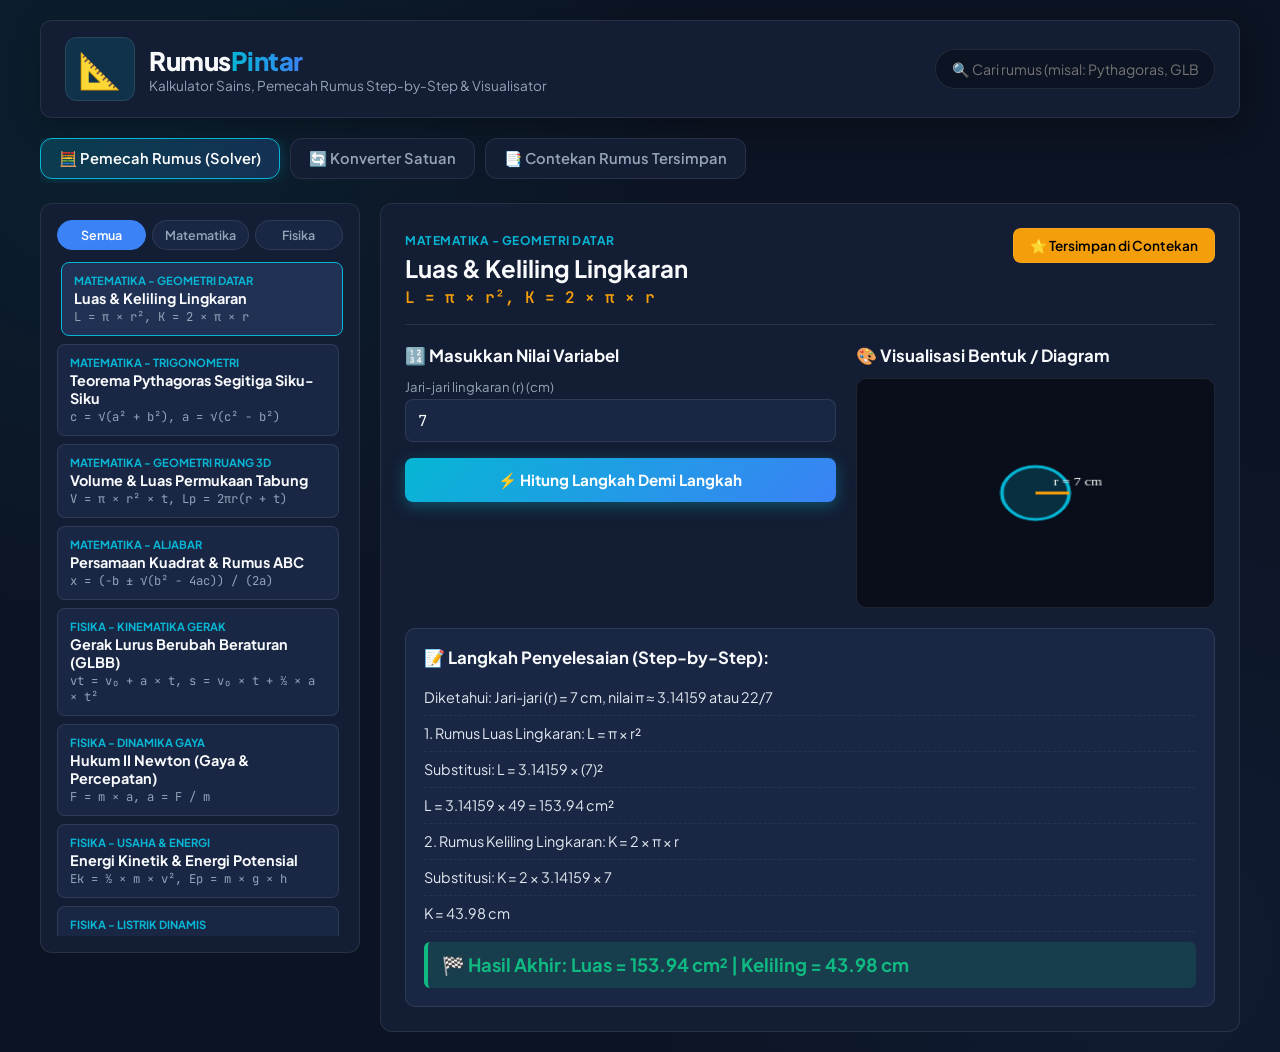
<file: rumus-pintar-calculator/index.html>
<!DOCTYPE html>
<html lang="id">
<head>
  <meta charset="UTF-8" />
  <meta name="viewport" content="width=device-width, initial-scale=1.0" />
  <title>RumusPintar - Kalkulator & Ensiklopedia Rumus Interaktif</title>
  <meta name="description" content="Kalkulator rumus matematika dan fisika interaktif lengkap dengan langkah penyelesaian step-by-step, visualisasi canvas, dan konversi satuan." />
  <link rel="preconnect" href="https://fonts.googleapis.com">
  <link rel="preconnect" href="https://fonts.gstatic.com" crossorigin>
  <link href="https://fonts.googleapis.com/css2?family=Plus+Jakarta+Sans:wght@400;500;600;700;800&family=JetBrains+Mono:wght@400;600;700&display=swap" rel="stylesheet">
  <link rel="stylesheet" href="style.css" />
</head>
<body>
  <div class="app-layout">
    <!-- Header -->
    <header class="header">
      <div class="brand">
        <div class="brand-icon">📐</div>
        <div>
          <h1>Rumus<span class="gradient-text">Pintar</span></h1>
          <p class="subtitle">Kalkulator Sains, Pemecah Rumus Step-by-Step & Visualisator</p>
        </div>
      </div>
      <div class="header-actions">
        <div class="search-wrap">
          <input type="text" id="formula-search" placeholder="🔍 Cari rumus (misal: Pythagoras, GLBB, Tabung)..." />
        </div>
      </div>
    </header>

    <!-- Nav Tabs -->
    <nav class="nav-bar">
      <button class="nav-btn active" data-tab="solver">🧮 Pemecah Rumus (Solver)</button>
      <button class="nav-btn" data-tab="converter">🔄 Konverter Satuan</button>
      <button class="nav-btn" data-tab="cheatsheet">📑 Contekan Rumus Tersimpan</button>
    </nav>

    <!-- TAB 1: Formula Solver -->
    <section class="tab-pane active" id="tab-solver">
      <div class="solver-layout">
        <!-- Formula Catalog Sidebar -->
        <aside class="catalog-sidebar">
          <div class="cat-filter-pills">
            <button class="cat-pill active" data-cat="all">Semua</button>
            <button class="cat-pill" data-cat="math">Matematika</button>
            <button class="cat-pill" data-cat="physics">Fisika</button>
          </div>
          <div class="formula-list" id="formula-list">
            <!-- Loaded by JS -->
          </div>
        </aside>

        <!-- Solver & Canvas Workspace -->
        <main class="solver-workspace">
          <div class="solver-header" id="solver-header">
            <div>
              <span class="subject-badge" id="formula-category">Matematika - Geometri</span>
              <h2 id="formula-name">Luas & Keliling Lingkaran</h2>
              <p class="formula-formula" id="formula-display">L = π × r², K = 2 × π × r</p>
            </div>
            <button class="btn-bookmark" id="btn-bookmark-formula">⭐ Simpan ke Contekan</button>
          </div>

          <div class="solver-body">
            <!-- Inputs Column -->
            <div class="inputs-column">
              <h3>🔢 Masukkan Nilai Variabel</h3>
              <form id="formula-inputs-form" class="inputs-form">
                <!-- Inputs generated dynamically -->
              </form>
              <button class="btn-calculate" id="btn-calculate">⚡ Hitung Langkah Demi Langkah</button>
            </div>

            <!-- Visual Canvas Column -->
            <div class="visual-column">
              <h3>🎨 Visualisasi Bentuk / Diagram</h3>
              <div class="canvas-box">
                <canvas id="visual-canvas" width="280" height="220"></canvas>
              </div>
            </div>
          </div>

          <!-- Step by Step Calculation Result Box -->
          <div class="step-solution-box" id="solution-box">
            <h3>📝 Langkah Penyelesaian (Step-by-Step):</h3>
            <div class="solution-content" id="solution-content">
              Masukkan variabel di atas lalu klik <strong>Hitung Langkah Demi Langkah</strong> untuk melihat penjabaran matematis.
            </div>
          </div>
        </main>
      </div>
    </section>

    <!-- TAB 2: Unit Converter -->
    <section class="tab-pane" id="tab-converter">
      <div class="converter-wrapper">
        <div class="converter-header">
          <h2>🔄 Alat Konversi Satuan Pelajar</h2>
          <p>Konversi instan satuan panjang, massa, suhu, kecepatan, dan kapasitas data.</p>
        </div>

        <div class="conv-type-tabs">
          <button class="conv-tab active" data-type="length">Panjang (m, km, cm, mil)</button>
          <button class="conv-tab" data-type="mass">Massa (kg, gram, ton, pon)</button>
          <button class="conv-tab" data-type="temp">Suhu (°C, °F, K, °R)</button>
          <button class="conv-tab" data-type="speed">Kecepatan (km/h, m/s, knot)</button>
          <button class="conv-tab" data-type="data">Data Digital (Byte, KB, MB, GB)</button>
        </div>

        <div class="converter-card">
          <div class="converter-grid">
            <div class="conv-box">
              <label for="conv-from-val">Nilai Asal:</label>
              <input type="number" id="conv-from-val" value="10" />
              <select id="conv-from-unit"></select>
            </div>
            <div class="conv-arrow">➔</div>
            <div class="conv-box">
              <label for="conv-to-val">Hasil Konversi:</label>
              <input type="number" id="conv-to-val" readonly />
              <select id="conv-to-unit"></select>
            </div>
          </div>
          <div class="conv-formula-info" id="conv-info-text">10 Kilometer = 10,000 Meter</div>
        </div>
      </div>
    </section>

    <!-- TAB 3: Saved Cheat Sheet -->
    <section class="tab-pane" id="tab-cheatsheet">
      <div class="cheatsheet-wrapper">
        <div class="cheatsheet-header">
          <div>
            <h2>📑 Contekan & Ringkasan Rumus Tersimpan</h2>
            <p>Daftar rumus yang kamu tandai sebagai referensi cepat belajar dan persiapan ujian.</p>
          </div>
          <button class="btn-print" id="btn-print-sheet">🖨️ Cetak / Print PDF</button>
        </div>
        <div class="cheatsheet-grid" id="cheatsheet-grid">
          <!-- Loaded by JS -->
        </div>
      </div>
    </section>
  </div>

  <script src="script.js"></script>
</body>
</html>
</file>
<file: style.css>
/* Google Fonts Import */
@import url('https://fonts.googleapis.com/css2?family=Fredoka:wght@400;600;700&family=Outfit:wght@400;600;800&display=swap');

:root {
    --primary-color: #4f46e5;
    --primary-light: #818cf8;
    --secondary-color: #f59e0b;
    --accent-green: #10b981;
    --accent-red: #ef4444;
    --accent-purple: #8b5cf6;
    --bg-gradient: linear-gradient(135deg, #1e1b4b 0%, #312e81 50%, #4338ca 100%);
    --card-bg: rgba(255, 255, 255, 0.95);
    --card-dark: rgba(15, 23, 42, 0.85);
    --text-dark: #1e293b;
    --text-light: #f8fafc;
    --shadow-soft: 0 10px 25px -5px rgba(0, 0, 0, 0.3), 0 8px 10px -6px rgba(0, 0, 0, 0.3);
    --shadow-glow: 0 0 20px rgba(99, 102, 241, 0.5);
    --font-main: 'Fredoka', 'Outfit', sans-serif;
}

* {
    margin: 0;
    padding: 0;
    box-sizing: border-box;
    user-select: none;
    -webkit-user-select: none;
    -webkit-tap-highlight-color: transparent;
}

body {
    font-family: var(--font-main);
    background: var(--bg-gradient);
    min-height: 100vh;
    display: flex;
    justify-content: center;
    align-items: center;
    overflow: hidden;
    color: var(--text-dark);
}

/* App Container */
#game-container {
    position: relative;
    width: 100vw;
    height: 100vh;
    max-width: 480px;
    max-height: 850px;
    background: #70c5ce;
    box-shadow: 0 20px 50px rgba(0, 0, 0, 0.5);
    border-radius: 20px;
    overflow: hidden;
    display: flex;
    flex-direction: column;
}

@media (min-width: 500px) and (min-height: 880px) {
    #game-container {
        border: 4px solid rgba(255, 255, 255, 0.3);
        height: 95vh;
    }
}

/* Canvas Area */
#gameCanvas {
    position: absolute;
    top: 0;
    left: 0;
    width: 100%;
    height: 100%;
    display: block;
    cursor: pointer;
    touch-action: manipulation;
}

/* HUD Overlay - Sleek & Ultra-Compact */
#game-hud {
    position: absolute;
    top: 0;
    left: 0;
    right: 0;
    padding: 10px 14px;
    display: flex;
    flex-direction: column;
    gap: 6px;
    pointer-events: none;
    z-index: 10;
    transition: opacity 0.3s ease;
}

#game-hud.hidden {
    display: none !important;
}

.hud-top-bar {
    display: flex;
    justify-content: space-between;
    align-items: center;
    gap: 6px;
}

.hud-top-bar.hidden,
.solo-top-bar.hidden,
.duel-top-bar.hidden {
    display: none !important;
}

.lives-container {
    display: flex;
    gap: 3px;
    background: rgba(0, 0, 0, 0.45);
    backdrop-filter: blur(8px);
    padding: 4px 8px;
    border-radius: 16px;
    border: 1px solid rgba(255, 255, 255, 0.2);
}

.heart {
    font-size: 15px;
    filter: drop-shadow(0 2px 4px rgba(239, 68, 68, 0.6));
    transition: transform 0.2s cubic-bezier(0.175, 0.885, 0.32, 1.275);
}

.heart.lost {
    filter: grayscale(1) opacity(0.35);
    transform: scale(0.75);
}

.hud-center-pill {
    display: flex;
    align-items: center;
    gap: 6px;
    background: rgba(0, 0, 0, 0.45);
    backdrop-filter: blur(8px);
    padding: 4px 10px;
    border-radius: 16px;
    border: 1px solid rgba(255, 255, 255, 0.2);
}

.level-badge-compact {
    background: linear-gradient(135deg, #4f46e5, #7c3aed);
    color: #fff;
    padding: 2px 7px;
    border-radius: 10px;
    font-size: 11px;
    font-weight: 800;
    letter-spacing: 0.5px;
}

.progress-bar-track {
    width: 60px;
    height: 8px;
    background: rgba(255, 255, 255, 0.25);
    border-radius: 4px;
    overflow: hidden;
}

.progress-bar-fill {
    height: 100%;
    width: 0%;
    background: linear-gradient(90deg, #10b981, #34d399);
    border-radius: 4px;
    transition: width 0.3s cubic-bezier(0.4, 0, 0.2, 1);
    box-shadow: 0 0 6px rgba(16, 185, 129, 0.8);
}

.progress-text-compact {
    font-size: 11px;
    font-weight: 700;
    color: #fff;
    white-space: nowrap;
}

.score-badge {
    background: rgba(0, 0, 0, 0.45);
    backdrop-filter: blur(8px);
    color: #fff;
    padding: 4px 10px;
    border-radius: 16px;
    font-size: 15px;
    font-weight: 700;
    border: 1px solid rgba(255, 255, 255, 0.2);
    display: flex;
    align-items: center;
    gap: 4px;
}

.score-badge .score-star {
    color: #fbbf24;
    font-size: 14px;
}

.hud-actions {
    display: flex;
    gap: 5px;
    pointer-events: auto;
}

.icon-btn {
    background: rgba(255, 255, 255, 0.9);
    border: none;
    outline: none;
    border-radius: 50%;
    width: 32px;
    height: 32px;
    display: flex;
    justify-content: center;
    align-items: center;
    font-size: 14px;
    cursor: pointer;
    box-shadow: 0 3px 6px rgba(0, 0, 0, 0.15);
    transition: all 0.15s ease;
}

.icon-btn:hover {
    transform: scale(1.1);
    background: #fff;
}

.icon-btn:active {
    transform: scale(0.95);
}

/* Compact Math Question Pill */
.question-pill-container {
    display: flex;
    flex-direction: column;
    align-items: center;
    gap: 2px;
}

.question-pill {
    background: rgba(255, 255, 255, 0.96);
    backdrop-filter: blur(12px);
    border-radius: 20px;
    padding: 4px 18px;
    box-shadow: 0 4px 15px rgba(0, 0, 0, 0.2), 0 0 10px rgba(99, 102, 241, 0.35);
    border: 2px solid #6366f1;
    display: inline-flex;
    align-items: center;
    gap: 8px;
    animation: questionGlow 2s infinite ease-in-out;
}

@keyframes questionGlow {
    0%, 100% {
        box-shadow: 0 4px 12px rgba(99, 102, 241, 0.3);
    }
    50% {
        box-shadow: 0 6px 18px rgba(99, 102, 241, 0.6);
    }
}

.operation-tag {
    font-size: 10px;
    font-weight: 800;
    color: #4f46e5;
    background: #e0e7ff;
    padding: 2px 8px;
    border-radius: 10px;
    letter-spacing: 0.5px;
    text-transform: uppercase;
}

.question-equation {
    font-size: 22px;
    font-weight: 800;
    color: #1e1b4b;
    letter-spacing: 1px;
}

.streak-banner {
    display: inline-block;
    background: linear-gradient(90deg, #f59e0b, #ef4444);
    color: white;
    font-size: 11px;
    font-weight: 700;
    padding: 2px 8px;
    border-radius: 10px;
    opacity: 0;
    transform: translateY(-4px);
    transition: all 0.25s ease;
}

.streak-banner.active {
    opacity: 1;
    transform: translateY(0);
}

/* Modals & Screens */
.screen {
    position: absolute;
    top: 0;
    left: 0;
    width: 100%;
    height: 100%;
    display: flex;
    flex-direction: column;
    justify-content: center;
    align-items: center;
    padding: 20px;
    z-index: 20;
    background: rgba(15, 23, 42, 0.65);
    backdrop-filter: blur(8px);
    opacity: 1;
    transition: opacity 0.3s ease, visibility 0.3s ease;
}

.screen.hidden {
    opacity: 0;
    visibility: hidden;
    pointer-events: none;
}

/* General hidden utility for non-screen elements */
.hidden:not(.screen):not(#ready-prompt) {
    display: none !important;
}

.card {
    background: var(--card-bg);
    border-radius: 26px;
    padding: 24px 20px;
    width: 100%;
    max-width: 400px;
    box-shadow: var(--shadow-soft);
    text-align: center;
    position: relative;
    border: 3px solid rgba(255, 255, 255, 0.8);
    animation: popIn 0.35s cubic-bezier(0.175, 0.885, 0.32, 1.275);
}

.card.level-select-card {
    max-height: 90vh;
    display: flex;
    flex-direction: column;
    padding: 20px 16px;
}

@keyframes popIn {
    0% {
        transform: scale(0.85);
        opacity: 0;
    }
    100% {
        transform: scale(1);
        opacity: 1;
    }
}

.modal-header {
    display: flex;
    justify-content: space-between;
    align-items: center;
    margin-bottom: 12px;
}

.icon-btn-small {
    background: #f1f5f9;
    border: none;
    width: 30px;
    height: 30px;
    border-radius: 50%;
    cursor: pointer;
    font-size: 14px;
    color: #64748b;
    display: flex;
    align-items: center;
    justify-content: center;
    transition: all 0.15s ease;
}

.icon-btn-small:hover {
    background: #e2e8f0;
    color: #0f172a;
}

.game-title {
    font-size: 36px;
    font-weight: 800;
    background: linear-gradient(135deg, #4f46e5, #ec4899, #f59e0b);
    -webkit-background-clip: text;
    -webkit-text-fill-color: transparent;
    line-height: 1.1;
    margin-bottom: 4px;
    letter-spacing: -0.5px;
}

.game-subtitle {
    font-size: 14px;
    color: #64748b;
    font-weight: 600;
    margin-bottom: 20px;
}

.hero-avatar {
    width: 48px;
    height: 48px;
    margin: 0 auto 8px auto;
    animation: float 2.5s infinite ease-in-out;
}

@keyframes float {
    0%, 100% {
        transform: translateY(0) rotate(0deg);
    }
    50% {
        transform: translateY(-8px) rotate(4deg);
    }
}

/* World Tabs in Level Select */
.world-tabs {
    display: flex;
    gap: 6px;
    overflow-x: auto;
    padding-bottom: 6px;
    margin-bottom: 8px;
}

.world-tabs::-webkit-scrollbar {
    height: 4px;
}

.world-tabs::-webkit-scrollbar-thumb {
    background: #cbd5e1;
    border-radius: 4px;
}

.world-tab {
    background: #f1f5f9;
    border: 1.5px solid #e2e8f0;
    padding: 6px 10px;
    border-radius: 12px;
    font-family: var(--font-main);
    font-size: 12px;
    font-weight: 700;
    color: #64748b;
    cursor: pointer;
    white-space: nowrap;
    transition: all 0.15s ease;
}

.world-tab:hover {
    background: #e2e8f0;
}

.world-tab.active {
    background: #4f46e5;
    color: #fff;
    border-color: #4338ca;
    box-shadow: 0 4px 10px rgba(79, 70, 229, 0.3);
}

.world-title-badge {
    background: #e0e7ff;
    color: #3730a3;
    font-size: 13px;
    font-weight: 700;
    padding: 6px 12px;
    border-radius: 10px;
    margin-bottom: 12px;
}

/* Level Grid */
.level-grid {
    display: grid;
    grid-template-columns: repeat(2, 1fr);
    gap: 10px;
    overflow-y: auto;
    padding: 4px;
    max-height: 280px;
}

.level-card {
    background: #f8fafc;
    border: 2px solid #e2e8f0;
    border-radius: 16px;
    padding: 12px 10px;
    cursor: pointer;
    text-align: left;
    position: relative;
    transition: all 0.18s ease;
}

.level-card:hover:not(.locked) {
    transform: translateY(-2px);
    border-color: #6366f1;
    box-shadow: 0 6px 16px rgba(99, 102, 241, 0.2);
}

.level-card.locked {
    opacity: 0.6;
    background: #f1f5f9;
    cursor: not-allowed;
    filter: grayscale(0.8);
}

.level-card-top {
    display: flex;
    justify-content: space-between;
    align-items: center;
    margin-bottom: 4px;
}

.level-num {
    font-size: 14px;
    font-weight: 800;
    color: #4f46e5;
}

.level-stars {
    font-size: 13px;
    letter-spacing: 1px;
}

.level-title {
    font-size: 12px;
    font-weight: 700;
    color: #1e293b;
    margin-bottom: 2px;
    line-height: 1.2;
}

.level-target {
    font-size: 11px;
    font-weight: 600;
    color: #64748b;
}

/* Form Groups & Selections */
.form-group {
    margin-bottom: 14px;
    text-align: left;
}

.form-group label {
    display: block;
    font-size: 12px;
    font-weight: 700;
    color: #475569;
    margin-bottom: 5px;
    text-transform: uppercase;
    letter-spacing: 0.5px;
}

.pill-grid {
    display: grid;
    grid-template-columns: repeat(3, 1fr);
    gap: 8px;
}

.pill-grid.grid-5 {
    grid-template-columns: repeat(5, 1fr);
}

.pill-grid.grid-2 {
    grid-template-columns: repeat(2, 1fr);
}

.pill-btn {
    background: #f1f5f9;
    border: 2px solid #e2e8f0;
    padding: 8px 4px;
    border-radius: 12px;
    font-family: var(--font-main);
    font-size: 13px;
    font-weight: 700;
    color: #475569;
    cursor: pointer;
    transition: all 0.15s ease;
    text-align: center;
}

.pill-btn:hover {
    background: #e2e8f0;
    transform: translateY(-1px);
}

.pill-btn.active {
    background: #4f46e5;
    color: #ffffff;
    border-color: #4338ca;
    box-shadow: 0 4px 12px rgba(79, 70, 229, 0.35);
}

/* Action Buttons */
.btn-primary {
    background: linear-gradient(135deg, #4f46e5 0%, #7c3aed 100%);
    color: white;
    border: none;
    padding: 13px 24px;
    border-radius: 16px;
    font-family: var(--font-main);
    font-size: 16px;
    font-weight: 700;
    cursor: pointer;
    width: 100%;
    box-shadow: 0 6px 20px rgba(79, 70, 229, 0.4);
    transition: all 0.18s ease;
    margin-top: 8px;
    display: flex;
    align-items: center;
    justify-content: center;
    gap: 8px;
}

.btn-primary:hover {
    transform: translateY(-2px);
    box-shadow: 0 8px 25px rgba(79, 70, 229, 0.55);
}

.btn-primary:active {
    transform: translateY(1px);
}

.btn-secondary {
    background: #f1f5f9;
    color: #334155;
    border: 2px solid #cbd5e1;
    padding: 10px 18px;
    border-radius: 14px;
    font-family: var(--font-main);
    font-size: 14px;
    font-weight: 700;
    cursor: pointer;
    width: 100%;
    margin-top: 8px;
    transition: all 0.15s ease;
}

.btn-secondary:hover {
    background: #e2e8f0;
}

/* Victory Stars */
.stars-awarded {
    display: flex;
    justify-content: center;
    gap: 12px;
    margin: 12px 0 16px 0;
}

.victory-star {
    font-size: 38px;
    filter: drop-shadow(0 4px 8px rgba(245, 158, 11, 0.5));
    transform: scale(0);
    opacity: 0;
    transition: all 0.35s cubic-bezier(0.175, 0.885, 0.32, 1.275);
}

.victory-star.earned {
    transform: scale(1);
    opacity: 1;
}

.victory-star.dim {
    filter: grayscale(1) opacity(0.3);
    transform: scale(0.85);
    opacity: 1;
}

/* Evaluation Sheet in Game Over */
.stats-grid {
    display: grid;
    grid-template-columns: repeat(3, 1fr);
    gap: 8px;
    margin: 14px 0;
}

.stat-item {
    background: #f8fafc;
    border-radius: 14px;
    padding: 8px 4px;
    border: 1px solid #e2e8f0;
}

.stat-value {
    font-size: 20px;
    font-weight: 800;
    color: #1e293b;
}

.stat-value.score-val {
    color: #4f46e5;
}

.stat-value.acc-val {
    color: #10b981;
}

.stat-label {
    font-size: 10px;
    font-weight: 600;
    color: #64748b;
    margin-top: 2px;
    text-transform: uppercase;
}

.missed-questions-box {
    max-height: 110px;
    overflow-y: auto;
    background: #fff1f2;
    border: 1px solid #fecdd3;
    border-radius: 12px;
    padding: 8px 12px;
    text-align: left;
    margin: 10px 0;
    font-size: 12px;
}

.missed-questions-box h4 {
    color: #be123c;
    font-size: 11px;
    margin-bottom: 5px;
    font-weight: 700;
}

.missed-item {
    display: flex;
    justify-content: space-between;
    padding: 3px 0;
    color: #4c0519;
    border-bottom: 1px dashed #fecdd3;
}

.missed-item:last-child {
    border-bottom: none;
}

.missed-item .correct-ans {
    color: #059669;
    font-weight: 700;
}

.perfect-score-banner {
    background: #ecfdf5;
    border: 1px solid #a7f3d0;
    color: #047857;
    border-radius: 12px;
    padding: 8px;
    font-size: 12px;
    font-weight: 700;
    margin: 10px 0;
}

/* Instructions Screen */
.instructions-list {
    text-align: left;
    margin: 14px 0;
    display: flex;
    flex-direction: column;
    gap: 10px;
}

.instruction-item {
    display: flex;
    align-items: center;
    gap: 10px;
    font-size: 13px;
    color: #334155;
}

.instruction-icon {
    font-size: 22px;
    min-width: 28px;
    text-align: center;
}

/* Floating Jump Prompt */
#ready-prompt {
    position: absolute;
    bottom: 22%;
    left: 50%;
    transform: translateX(-50%);
    background: rgba(0, 0, 0, 0.65);
    backdrop-filter: blur(8px);
    color: white;
    padding: 8px 20px;
    border-radius: 30px;
    font-weight: 700;
    font-size: 14px;
    pointer-events: none;
    z-index: 15;
    animation: bounceUpDown 1.2s infinite ease-in-out;
    white-space: nowrap;
    border: 1px solid rgba(255, 255, 255, 0.3);
}

#ready-prompt.hidden {
    display: none;
}

@keyframes bounceUpDown {
    0%, 100% {
        transform: translate(-50%, 0);
    }
    50% {
        transform: translate(-50%, -8px);
    }
}

/* =========================================================
   DUEL MULTIPLAYER STYLES
   ========================================================= */

/* Duel Top HUD */
.duel-top-bar {
    display: flex;
    justify-content: space-between;
    align-items: center;
    gap: 4px;
}

.duel-top-bar.hidden {
    display: none !important;
}

.duel-player-pill {
    display: flex;
    align-items: center;
    gap: 5px;
    background: rgba(0, 0, 0, 0.5);
    backdrop-filter: blur(8px);
    padding: 4px 8px;
    border-radius: 16px;
    border: 1.5px solid rgba(255, 255, 255, 0.2);
}

.duel-player-pill.p1-pill {
    border-color: #f59e0b;
    box-shadow: 0 0 10px rgba(245, 158, 11, 0.3);
}

.duel-player-pill.p2-pill {
    border-color: #38bdf8;
    box-shadow: 0 0 10px rgba(56, 189, 248, 0.3);
}

.player-hud-name {
    font-size: 11px;
    font-weight: 800;
    color: #ffffff;
}

.duel-lives {
    font-size: 12px;
    letter-spacing: -2px;
}

.duel-score-badge {
    background: rgba(255, 255, 255, 0.2);
    padding: 1px 6px;
    border-radius: 10px;
    font-size: 12px;
    font-weight: 800;
    color: #fbbf24;
}

.duel-target-badge {
    background: linear-gradient(135deg, #f59e0b, #ef4444);
    color: white;
    font-size: 11px;
    font-weight: 800;
    padding: 3px 8px;
    border-radius: 12px;
    box-shadow: 0 2px 6px rgba(239, 68, 68, 0.4);
}

/* Duel Control Info in Setup */
.duel-control-info {
    display: flex;
    flex-direction: column;
    gap: 6px;
    margin-bottom: 12px;
    background: #f8fafc;
    border-radius: 14px;
    padding: 8px 12px;
    border: 1px solid #e2e8f0;
}

.duel-control-info.hidden,
#bot-diff-group.hidden {
    display: none !important;
}

.p-control-tag {
    font-size: 12px;
    font-weight: 700;
    text-align: left;
}

.p-control-tag.p1-tag {
    color: #d97706;
}

.p-control-tag.p2-tag {
    color: #0284c7;
}

.duel-lifesteal-hint {
    background: #ecfdf5;
    border: 1.5px solid #a7f3d0;
    color: #065f46;
    padding: 8px 12px;
    border-radius: 12px;
    font-size: 11px;
    font-weight: 600;
    text-align: left;
    margin-bottom: 12px;
    line-height: 1.35;
}

/* Touch Controls for 2 Players */
#duel-touch-controls {
    position: absolute;
    bottom: 0;
    left: 0;
    width: 100%;
    height: 35%;
    display: flex;
    z-index: 12;
    pointer-events: auto;
}

#duel-touch-controls.hidden {
    display: none;
}

.touch-zone {
    flex: 1;
    display: flex;
    justify-content: center;
    align-items: flex-end;
    padding-bottom: 16px;
    font-weight: 800;
    font-size: 13px;
    user-select: none;
    cursor: pointer;
    transition: background 0.1s ease;
}

.touch-zone.touch-left {
    background: linear-gradient(0deg, rgba(245, 158, 11, 0.25) 0%, rgba(245, 158, 11, 0) 100%);
    border-right: 1px dashed rgba(255, 255, 255, 0.4);
    color: #fef08a;
}

.touch-zone.touch-right {
    background: linear-gradient(0deg, rgba(56, 189, 248, 0.25) 0%, rgba(56, 189, 248, 0) 100%);
    color: #bae6fd;
}

.touch-zone:active {
    background: rgba(255, 255, 255, 0.35);
}

/* Duel Winner Modal */
.winner-trophy-icon {
    font-size: 48px;
    filter: drop-shadow(0 4px 10px rgba(245, 158, 11, 0.6));
    animation: float 2s infinite ease-in-out;
    margin-bottom: 4px;
}

.duel-results-grid {
    display: flex;
    align-items: center;
    justify-content: space-between;
    gap: 8px;
    margin: 16px 0;
}

.duel-res-card {
    flex: 1;
    border-radius: 16px;
    padding: 12px 8px;
    text-align: center;
    border: 2px solid #e2e8f0;
}

.duel-res-card.p1-res {
    background: #fffbeb;
    border-color: #fde68a;
}

.duel-res-card.p2-res {
    background: #f0f9ff;
    border-color: #bae6fd;
}

.res-player-name {
    font-size: 12px;
    font-weight: 800;
    color: #1e293b;
    margin-bottom: 4px;
}

.res-score {
    font-size: 32px;
    font-weight: 800;
    color: #1e1b4b;
    line-height: 1;
    margin-bottom: 6px;
}

.res-stat {
    font-size: 11px;
    font-weight: 600;
    color: #64748b;
    margin-top: 2px;
}

.duel-res-vs {
    font-size: 16px;
    font-weight: 800;
    color: #94a3b8;
}
</file>
<file: chem-lab-alchemist/style.css>
:root {
  --bg-primary: #0a0f1d;
  --bg-card: rgba(18, 26, 47, 0.75);
  --bg-card-hover: rgba(28, 40, 72, 0.85);
  --border-color: rgba(99, 102, 241, 0.2);
  --border-glow: rgba(99, 102, 241, 0.5);
  --accent-cyan: #06b6d4;
  --accent-purple: #8b5cf6;
  --accent-emerald: #10b981;
  --accent-amber: #f59e0b;
  --accent-rose: #f43f5e;
  --text-main: #f8fafc;
  --text-muted: #94a3b8;
  --radius-lg: 16px;
  --radius-md: 10px;
  --radius-sm: 6px;
}

* {
  box-sizing: border-box;
  margin: 0;
  padding: 0;
  font-family: 'Outfit', sans-serif;
}

body {
  background-color: var(--bg-primary);
  background-image: 
    radial-gradient(at 0% 0%, rgba(6, 182, 212, 0.12) 0px, transparent 50%),
    radial-gradient(at 100% 100%, rgba(139, 92, 246, 0.15) 0px, transparent 50%);
  color: var(--text-main);
  min-height: 100vh;
  display: flex;
  flex-direction: column;
}

.app-container {
  max-width: 1280px;
  margin: 0 auto;
  padding: 20px;
  width: 100%;
}

/* Header */
.main-header {
  display: flex;
  justify-content: space-between;
  align-items: center;
  flex-wrap: wrap;
  gap: 16px;
  padding: 16px 24px;
  background: var(--bg-card);
  backdrop-filter: blur(12px);
  border: 1px solid var(--border-color);
  border-radius: var(--radius-lg);
  margin-bottom: 20px;
  box-shadow: 0 8px 32px rgba(0, 0, 0, 0.3);
}

.logo-area {
  display: flex;
  align-items: center;
  gap: 14px;
}

.logo-icon {
  font-size: 2.4rem;
  background: linear-gradient(135deg, rgba(6, 182, 212, 0.2), rgba(139, 92, 246, 0.3));
  padding: 10px;
  border-radius: 12px;
  border: 1px solid var(--border-color);
}

.main-header h1 {
  font-size: 1.6rem;
  font-weight: 700;
  letter-spacing: -0.5px;
}

.accent-text {
  background: linear-gradient(90deg, var(--accent-cyan), var(--accent-purple));
  -webkit-background-clip: text;
  -webkit-text-fill-color: transparent;
}

.subtitle {
  font-size: 0.85rem;
  color: var(--text-muted);
}

.stats-bar {
  display: flex;
  align-items: center;
  gap: 12px;
  flex-wrap: wrap;
}

.stat-pill {
  background: rgba(15, 23, 42, 0.8);
  border: 1px solid var(--border-color);
  padding: 6px 14px;
  border-radius: 999px;
  display: flex;
  flex-direction: column;
  align-items: center;
}

.stat-label {
  font-size: 0.68rem;
  color: var(--text-muted);
  text-transform: uppercase;
  letter-spacing: 0.5px;
}

.stat-val {
  font-size: 0.95rem;
  font-weight: 700;
  color: var(--accent-cyan);
}

.icon-btn {
  background: rgba(15, 23, 42, 0.8);
  border: 1px solid var(--border-color);
  color: var(--text-main);
  padding: 8px 12px;
  border-radius: 10px;
  font-size: 1.1rem;
  cursor: pointer;
  transition: all 0.2s;
}

.icon-btn:hover {
  background: var(--accent-purple);
  border-color: var(--accent-purple);
}

/* Nav Tabs */
.nav-tabs {
  display: flex;
  gap: 10px;
  margin-bottom: 20px;
  overflow-x: auto;
  padding-bottom: 4px;
}

.nav-tab {
  background: var(--bg-card);
  color: var(--text-muted);
  border: 1px solid var(--border-color);
  padding: 10px 20px;
  border-radius: var(--radius-md);
  font-weight: 600;
  font-size: 0.95rem;
  cursor: pointer;
  transition: all 0.25s cubic-bezier(0.4, 0, 0.2, 1);
  white-space: nowrap;
}

.nav-tab:hover {
  color: var(--text-main);
  border-color: var(--border-glow);
}

.nav-tab.active {
  background: linear-gradient(135deg, rgba(6, 182, 212, 0.2), rgba(139, 92, 246, 0.25));
  color: #fff;
  border-color: var(--accent-cyan);
  box-shadow: 0 0 15px rgba(6, 182, 212, 0.3);
}

/* Tab Content */
.tab-content {
  display: none;
  animation: fadeIn 0.3s ease-in-out;
}

.tab-content.active {
  display: block;
}

@keyframes fadeIn {
  from { opacity: 0; transform: translateY(6px); }
  to { opacity: 1; transform: translateY(0); }
}

/* Lab Layout */
.lab-layout {
  display: grid;
  grid-template-columns: 1.1fr 1fr;
  gap: 20px;
}

@media (max-width: 900px) {
  .lab-layout {
    grid-template-columns: 1fr;
  }
}

.shelf-panel, .reactor-panel, .quests-container, .ptable-container, .journal-container {
  background: var(--bg-card);
  backdrop-filter: blur(12px);
  border: 1px solid var(--border-color);
  border-radius: var(--radius-lg);
  padding: 20px;
  box-shadow: 0 8px 32px rgba(0, 0, 0, 0.25);
}

.panel-header {
  display: flex;
  justify-content: space-between;
  align-items: baseline;
  margin-bottom: 14px;
}

.panel-header h3 {
  font-size: 1.2rem;
  font-weight: 700;
}

.hint-tag {
  font-size: 0.78rem;
  color: var(--accent-cyan);
}

.elements-filter {
  display: flex;
  gap: 8px;
  margin-bottom: 14px;
  flex-wrap: wrap;
}

.filter-btn {
  background: rgba(15, 23, 42, 0.6);
  border: 1px solid var(--border-color);
  color: var(--text-muted);
  padding: 4px 12px;
  border-radius: 20px;
  font-size: 0.8rem;
  cursor: pointer;
  transition: all 0.2s;
}

.filter-btn.active, .filter-btn:hover {
  background: var(--accent-purple);
  color: white;
  border-color: var(--accent-purple);
}

.elements-grid {
  display: grid;
  grid-template-columns: repeat(auto-fill, minmax(85px, 1fr));
  gap: 10px;
  max-height: 480px;
  overflow-y: auto;
  padding-right: 6px;
}

/* Element Card */
.element-card {
  background: rgba(15, 23, 42, 0.9);
  border: 1px solid var(--border-color);
  border-radius: var(--radius-md);
  padding: 10px 8px;
  text-align: center;
  cursor: pointer;
  transition: all 0.2s cubic-bezier(0.4, 0, 0.2, 1);
  position: relative;
  user-select: none;
}

.element-card:hover {
  transform: translateY(-4px) scale(1.04);
  border-color: var(--accent-cyan);
  box-shadow: 0 6px 20px rgba(6, 182, 212, 0.3);
}

.element-card .elem-num {
  position: absolute;
  top: 4px;
  left: 6px;
  font-size: 0.65rem;
  color: var(--text-muted);
  font-family: 'JetBrains Mono', monospace;
}

.element-card .elem-sym {
  font-size: 1.4rem;
  font-weight: 800;
  font-family: 'JetBrains Mono', monospace;
  margin-top: 4px;
}

.element-card .elem-name {
  font-size: 0.72rem;
  color: var(--text-muted);
  margin-top: 2px;
  white-space: nowrap;
  overflow: hidden;
  text-overflow: ellipsis;
}

.elem-cat-nonmetal { border-color: #38bdf8; }
.elem-cat-metal { border-color: #fb923c; }
.elem-cat-halogen { border-color: #a855f7; }
.elem-cat-alkali { border-color: #f43f5e; }

/* Reactor / Beaker */
.reactor-panel {
  display: flex;
  flex-direction: column;
  align-items: center;
  justify-content: space-between;
}

.beaker-container {
  position: relative;
  width: 100%;
  max-width: 360px;
  height: 320px;
  margin: 0 auto;
  display: flex;
  justify-content: center;
  align-items: flex-end;
}

#particle-canvas {
  position: absolute;
  top: 0;
  left: 0;
  width: 100%;
  height: 100%;
  pointer-events: none;
  z-index: 5;
}

.glow-aurora {
  position: absolute;
  bottom: 20px;
  width: 180px;
  height: 180px;
  background: radial-gradient(circle, rgba(6, 182, 212, 0.3), transparent 70%);
  filter: blur(20px);
  pointer-events: none;
  animation: pulseGlow 3s infinite alternate ease-in-out;
}

@keyframes pulseGlow {
  0% { transform: scale(0.9); opacity: 0.4; }
  100% { transform: scale(1.2); opacity: 0.9; }
}

.beaker-glass {
  position: relative;
  width: 200px;
  height: 250px;
  border: 4px solid rgba(255, 255, 255, 0.4);
  border-top: none;
  border-radius: 0 0 35px 35px;
  background: rgba(255, 255, 255, 0.04);
  backdrop-filter: blur(8px);
  box-shadow: inset 0 0 20px rgba(255, 255, 255, 0.1), 0 10px 30px rgba(0, 0, 0, 0.5);
  overflow: hidden;
  display: flex;
  flex-direction: column;
  justify-content: flex-end;
  z-index: 2;
}

.liquid-layer {
  position: absolute;
  bottom: 0;
  left: 0;
  width: 100%;
  height: 0%;
  background: linear-gradient(180deg, rgba(6, 182, 212, 0.6), rgba(139, 92, 246, 0.8));
  transition: height 0.4s ease-out, background 0.5s ease;
  z-index: 1;
}

.beaker-contents {
  position: relative;
  z-index: 3;
  padding: 12px;
  display: flex;
  flex-wrap: wrap;
  gap: 6px;
  align-items: center;
  justify-content: center;
  min-height: 120px;
}

.empty-tip {
  font-size: 0.8rem;
  color: var(--text-muted);
  text-align: center;
}

.beaker-chip {
  background: rgba(15, 23, 42, 0.95);
  border: 1px solid var(--accent-cyan);
  border-radius: 20px;
  padding: 4px 10px;
  font-size: 0.85rem;
  font-weight: 700;
  display: flex;
  align-items: center;
  gap: 6px;
  cursor: pointer;
  animation: popIn 0.2s cubic-bezier(0.175, 0.885, 0.32, 1.275);
}

.beaker-chip .chip-remove {
  color: var(--accent-rose);
  font-size: 0.9rem;
  cursor: pointer;
}

@keyframes popIn {
  from { transform: scale(0.6); opacity: 0; }
  to { transform: scale(1); opacity: 1; }
}

.beaker-measure-lines {
  position: absolute;
  right: calc(50% - 130px);
  bottom: 40px;
  display: flex;
  flex-direction: column;
  gap: 50px;
  font-size: 0.65rem;
  color: var(--text-muted);
  font-family: 'JetBrains Mono', monospace;
}

/* Reactor Controls */
.reactor-controls {
  width: 100%;
  margin-top: 14px;
}

.reaction-formula-preview {
  background: rgba(15, 23, 42, 0.7);
  border: 1px solid var(--border-color);
  padding: 10px 16px;
  border-radius: var(--radius-md);
  text-align: center;
  font-size: 0.95rem;
  margin-bottom: 12px;
}

.reaction-formula-preview .formula-text {
  font-family: 'JetBrains Mono', monospace;
  font-weight: 700;
  color: var(--accent-cyan);
}

.btn-group {
  display: flex;
  gap: 10px;
  flex-wrap: wrap;
}

.btn-primary, .btn-secondary, .btn-hint {
  padding: 12px 18px;
  border-radius: var(--radius-md);
  font-weight: 700;
  font-size: 0.95rem;
  border: none;
  cursor: pointer;
  transition: all 0.2s;
  flex: 1;
}

.btn-primary {
  background: linear-gradient(135deg, var(--accent-cyan), var(--accent-purple));
  color: white;
  box-shadow: 0 4px 15px rgba(6, 182, 212, 0.4);
}

.btn-primary:hover {
  transform: translateY(-2px);
  box-shadow: 0 6px 20px rgba(139, 92, 246, 0.6);
}

.btn-secondary {
  background: rgba(244, 63, 94, 0.15);
  color: var(--accent-rose);
  border: 1px solid rgba(244, 63, 94, 0.3);
}

.btn-secondary:hover {
  background: rgba(244, 63, 94, 0.3);
}

.btn-hint {
  background: rgba(245, 158, 11, 0.15);
  color: var(--accent-amber);
  border: 1px solid rgba(245, 158, 11, 0.3);
  flex: 0.8;
}

.btn-hint:hover {
  background: rgba(245, 158, 11, 0.3);
}

/* Reaction status box */
.reaction-status-box {
  width: 100%;
  margin-top: 14px;
  padding: 12px 16px;
  border-radius: var(--radius-md);
  background: rgba(15, 23, 42, 0.8);
  border: 1px solid var(--border-color);
  display: flex;
  align-items: center;
  gap: 12px;
}

.status-indicator {
  width: 10px;
  height: 10px;
  border-radius: 50%;
}

.status-indicator.ready { background: var(--accent-cyan); box-shadow: 0 0 10px var(--accent-cyan); }
.status-indicator.success { background: var(--accent-emerald); box-shadow: 0 0 10px var(--accent-emerald); }
.status-indicator.fail { background: var(--accent-rose); box-shadow: 0 0 10px var(--accent-rose); }

.status-text {
  font-size: 0.88rem;
  color: var(--text-main);
}

/* Quests */
.section-title-wrap {
  margin-bottom: 20px;
}

.section-title-wrap h2 {
  font-size: 1.5rem;
  margin-bottom: 4px;
}

.section-title-wrap p {
  color: var(--text-muted);
  font-size: 0.9rem;
}

.quest-grid {
  display: grid;
  grid-template-columns: repeat(auto-fill, minmax(280px, 1fr));
  gap: 16px;
}

.quest-card {
  background: rgba(15, 23, 42, 0.7);
  border: 1px solid var(--border-color);
  border-radius: var(--radius-md);
  padding: 18px;
  position: relative;
  transition: all 0.25s;
}

.quest-card.completed {
  border-color: var(--accent-emerald);
  background: rgba(16, 185, 129, 0.08);
}

.quest-card .quest-header {
  display: flex;
  justify-content: space-between;
  align-items: center;
  margin-bottom: 10px;
}

.quest-card .quest-target {
  font-size: 1.3rem;
  font-weight: 800;
  font-family: 'JetBrains Mono', monospace;
  color: var(--accent-cyan);
}

.quest-card .quest-stars {
  color: var(--accent-amber);
}

.quest-card .quest-name {
  font-size: 1rem;
  font-weight: 600;
  margin-bottom: 6px;
}

.quest-card .quest-desc {
  font-size: 0.85rem;
  color: var(--text-muted);
  margin-bottom: 12px;
}

/* Periodic Table Layout */
.ptable-layout {
  display: grid;
  grid-template-columns: 2fr 1fr;
  gap: 20px;
}

@media (max-width: 900px) {
  .ptable-layout {
    grid-template-columns: 1fr;
  }
}

.ptable-grid {
  display: grid;
  grid-template-columns: repeat(auto-fill, minmax(60px, 1fr));
  gap: 6px;
}

.element-detail-card {
  background: rgba(15, 23, 42, 0.9);
  border: 1px solid var(--border-color);
  border-radius: var(--radius-md);
  padding: 20px;
}

.card-prompt {
  color: var(--text-muted);
  font-size: 0.9rem;
  text-align: center;
  padding: 40px 10px;
}

.detail-header {
  display: flex;
  align-items: center;
  gap: 14px;
  margin-bottom: 16px;
}

.detail-sym-box {
  width: 60px;
  height: 60px;
  background: var(--bg-primary);
  border: 2px solid var(--accent-cyan);
  border-radius: 12px;
  display: flex;
  flex-direction: column;
  justify-content: center;
  align-items: center;
}

.detail-sym-box .big-sym {
  font-size: 1.6rem;
  font-weight: 800;
  font-family: 'JetBrains Mono', monospace;
}

.detail-stat-row {
  display: flex;
  justify-content: space-between;
  padding: 8px 0;
  border-bottom: 1px solid rgba(255, 255, 255, 0.06);
  font-size: 0.88rem;
}

.detail-stat-label {
  color: var(--text-muted);
}

.detail-stat-val {
  font-weight: 600;
  color: var(--text-main);
}

/* Journal */
.journal-grid {
  display: grid;
  grid-template-columns: repeat(auto-fill, minmax(260px, 1fr));
  gap: 16px;
}

.journal-card {
  background: rgba(15, 23, 42, 0.8);
  border: 1px solid var(--border-color);
  border-radius: var(--radius-md);
  padding: 16px;
  transition: transform 0.2s;
}

.journal-card:hover {
  transform: translateY(-3px);
  border-color: var(--accent-purple);
}

.journal-card .j-formula {
  font-size: 1.4rem;
  font-family: 'JetBrains Mono', monospace;
  font-weight: 700;
  color: var(--accent-cyan);
}

.journal-card .j-name {
  font-size: 1rem;
  font-weight: 600;
  margin: 4px 0 8px;
}

.journal-card .j-desc {
  font-size: 0.82rem;
  color: var(--text-muted);
  line-height: 1.4;
}

.journal-card .j-equation {
  margin-top: 10px;
  font-size: 0.8rem;
  padding: 4px 8px;
  border-radius: 4px;
  background: rgba(6, 182, 212, 0.1);
  color: var(--accent-cyan);
  font-family: 'JetBrains Mono', monospace;
}

/* Discovery Modal */
.modal-overlay {
  position: fixed;
  inset: 0;
  background: rgba(0, 0, 0, 0.75);
  backdrop-filter: blur(8px);
  display: none;
  justify-content: center;
  align-items: center;
  z-index: 100;
}

.modal-overlay.active {
  display: flex;
  animation: fadeIn 0.2s ease-out;
}

.modal-card {
  background: linear-gradient(135deg, #111827, #1e1b4b);
  border: 2px solid var(--accent-cyan);
  border-radius: var(--radius-lg);
  padding: 32px;
  max-width: 440px;
  width: 90%;
  text-align: center;
  box-shadow: 0 20px 50px rgba(6, 182, 212, 0.4);
  animation: scaleUp 0.3s cubic-bezier(0.175, 0.885, 0.32, 1.275);
}

@keyframes scaleUp {
  from { transform: scale(0.85); opacity: 0; }
  to { transform: scale(1); opacity: 1; }
}

.modal-sparkles {
  font-size: 2rem;
  margin-bottom: 8px;
}

.molecule-badge {
  display: inline-block;
  font-family: 'JetBrains Mono', monospace;
  font-size: 2.2rem;
  font-weight: 800;
  color: var(--accent-cyan);
  background: rgba(6, 182, 212, 0.15);
  border: 1px dashed var(--accent-cyan);
  padding: 8px 24px;
  border-radius: 12px;
  margin: 16px 0;
}

.modal-card h3 {
  font-size: 1.3rem;
  margin-bottom: 8px;
}

.modal-card p {
  font-size: 0.9rem;
  color: var(--text-muted);
  line-height: 1.5;
  margin-bottom: 16px;
}

.modal-reward {
  font-weight: 700;
  color: var(--accent-emerald);
  margin-bottom: 20px;
  font-size: 1.1rem;
}
</file>
<file: code-runner-logic/style.css>
:root {
  --bg-main: #0b0f19;
  --bg-card: #131b2e;
  --bg-card-subtle: #1c2742;
  --accent-cyan: #38bdf8;
  --accent-purple: #818cf8;
  --accent-emerald: #34d399;
  --accent-amber: #fbbf24;
  --accent-rose: #f87171;
  --border-color: rgba(99, 102, 241, 0.2);
  --border-active: rgba(56, 189, 248, 0.6);
  --text-primary: #f8fafc;
  --text-muted: #94a3b8;
  --radius: 12px;
}

* {
  box-sizing: border-box;
  margin: 0;
  padding: 0;
  font-family: 'Outfit', sans-serif;
}

body {
  background-color: var(--bg-main);
  background-image: 
    radial-gradient(circle at 20% 10%, rgba(56, 189, 248, 0.1) 0, transparent 40%),
    radial-gradient(circle at 80% 90%, rgba(129, 140, 248, 0.12) 0, transparent 40%);
  color: var(--text-primary);
  min-height: 100vh;
}

.app-layout {
  max-width: 1240px;
  margin: 0 auto;
  padding: 18px;
}

/* Header */
.header {
  display: flex;
  justify-content: space-between;
  align-items: center;
  flex-wrap: wrap;
  gap: 16px;
  background: var(--bg-card);
  border: 1px solid var(--border-color);
  border-radius: var(--radius);
  padding: 14px 22px;
  margin-bottom: 18px;
  box-shadow: 0 8px 25px rgba(0,0,0,0.3);
}

.brand {
  display: flex;
  align-items: center;
  gap: 12px;
}

.brand-icon {
  font-size: 2.2rem;
  background: rgba(56, 189, 248, 0.15);
  border: 1px solid var(--border-color);
  padding: 6px 10px;
  border-radius: 10px;
}

.brand h1 {
  font-size: 1.5rem;
  font-weight: 800;
  letter-spacing: -0.5px;
}

.accent-text {
  background: linear-gradient(90deg, var(--accent-cyan), var(--accent-purple));
  -webkit-background-clip: text;
  -webkit-text-fill-color: transparent;
}

.tagline {
  font-size: 0.82rem;
  color: var(--text-muted);
}

.header-tools {
  display: flex;
  align-items: center;
  gap: 12px;
  flex-wrap: wrap;
}

.stat-badge {
  background: var(--bg-main);
  border: 1px solid var(--border-color);
  padding: 6px 14px;
  border-radius: 20px;
  display: flex;
  flex-direction: column;
}

.stat-badge .lbl {
  font-size: 0.65rem;
  color: var(--text-muted);
  text-transform: uppercase;
}

.stat-badge .val {
  font-size: 0.9rem;
  font-weight: 700;
  color: var(--accent-cyan);
}

.btn-icon {
  background: var(--bg-main);
  border: 1px solid var(--border-color);
  color: #fff;
  padding: 8px 12px;
  border-radius: 8px;
  cursor: pointer;
  font-size: 1.1rem;
}

.btn-icon:hover {
  background: var(--accent-purple);
}

/* Workspace */
.main-workspace {
  display: grid;
  grid-template-columns: 1fr 1.15fr;
  gap: 18px;
}

@media (max-width: 950px) {
  .main-workspace {
    grid-template-columns: 1fr;
  }
}

.toolbox-panel, .world-panel {
  background: var(--bg-card);
  border: 1px solid var(--border-color);
  border-radius: var(--radius);
  padding: 20px;
  box-shadow: 0 10px 30px rgba(0,0,0,0.25);
  display: flex;
  flex-direction: column;
}

.panel-head {
  margin-bottom: 14px;
}

.panel-head h3 {
  font-size: 1.2rem;
  font-weight: 700;
}

.panel-sub {
  font-size: 0.78rem;
  color: var(--text-muted);
}

/* Command Palette */
.command-palette {
  display: grid;
  grid-template-columns: 1fr 1fr;
  gap: 8px;
  margin-bottom: 16px;
}

.cmd-btn {
  background: var(--bg-card-subtle);
  border: 1px solid var(--border-color);
  color: var(--text-primary);
  padding: 10px 12px;
  border-radius: 8px;
  display: flex;
  align-items: center;
  gap: 8px;
  font-size: 0.86rem;
  font-weight: 600;
  cursor: pointer;
  transition: all 0.2s;
  text-align: left;
}

.cmd-btn:hover {
  transform: translateY(-2px);
  border-color: var(--accent-cyan);
  background: #253356;
}

.btn-step { border-left: 4px solid var(--accent-cyan); }
.btn-turn-l { border-left: 4px solid var(--accent-purple); }
.btn-turn-r { border-left: 4px solid var(--accent-purple); }
.btn-action { border-left: 4px solid var(--accent-amber); }
.btn-loop { border-left: 4px solid var(--accent-emerald); }

.cmd-icon {
  font-size: 1.1rem;
}

/* Program Code Queue */
.program-panel {
  background: var(--bg-main);
  border: 1px solid var(--border-color);
  border-radius: 10px;
  padding: 14px;
  flex: 1;
  display: flex;
  flex-direction: column;
}

.program-header {
  display: flex;
  justify-content: space-between;
  align-items: center;
  margin-bottom: 10px;
}

.program-header h4 {
  font-size: 0.95rem;
  font-weight: 700;
  color: var(--accent-cyan);
}

.btn-text-danger {
  background: none;
  border: none;
  color: var(--accent-rose);
  font-size: 0.78rem;
  cursor: pointer;
  font-weight: 600;
}

.btn-text-danger:hover {
  text-decoration: underline;
}

.code-queue {
  flex: 1;
  min-height: 220px;
  max-height: 320px;
  overflow-y: auto;
  display: flex;
  flex-direction: column;
  gap: 6px;
  padding-right: 4px;
}

.queue-empty {
  font-size: 0.82rem;
  color: var(--text-muted);
  text-align: center;
  margin: auto 0;
  padding: 20px;
}

.code-item {
  background: var(--bg-card-subtle);
  border: 1px solid var(--border-color);
  border-radius: 6px;
  padding: 6px 12px;
  display: flex;
  justify-content: space-between;
  align-items: center;
  font-family: 'Fira Code', monospace;
  font-size: 0.85rem;
  transition: all 0.2s;
  animation: slideDown 0.15s ease-out;
}

@keyframes slideDown {
  from { opacity: 0; transform: translateY(-4px); }
  to { opacity: 1; transform: translateY(0); }
}

.code-item.active-executing {
  background: rgba(56, 189, 248, 0.25);
  border-color: var(--accent-cyan);
  box-shadow: 0 0 10px rgba(56, 189, 248, 0.4);
}

.code-item-num {
  color: var(--text-muted);
  font-size: 0.75rem;
  margin-right: 8px;
}

.code-item-del {
  color: var(--accent-rose);
  cursor: pointer;
  font-size: 1rem;
  padding: 0 4px;
}

.speed-controls {
  margin-top: 12px;
  display: flex;
  align-items: center;
  gap: 10px;
  font-size: 0.8rem;
  color: var(--text-muted);
}

.speed-controls input[type=range] {
  flex: 1;
  accent-color: var(--accent-cyan);
}

/* World Panel */
.world-hud {
  display: flex;
  justify-content: space-between;
  align-items: center;
  flex-wrap: wrap;
  gap: 10px;
  margin-bottom: 12px;
}

.level-selector-wrap {
  display: flex;
  align-items: center;
  gap: 8px;
  font-size: 0.88rem;
}

.level-selector-wrap select {
  background: var(--bg-main);
  color: var(--text-primary);
  border: 1px solid var(--border-color);
  padding: 6px 12px;
  border-radius: 6px;
  font-weight: 600;
  outline: none;
}

.mission-goal {
  font-size: 0.85rem;
  background: rgba(56, 189, 248, 0.1);
  padding: 6px 12px;
  border-radius: 6px;
  border: 1px solid rgba(56, 189, 248, 0.3);
}

.canvas-wrapper {
  position: relative;
  display: flex;
  flex-direction: column;
  align-items: center;
  background: #080c14;
  border-radius: 12px;
  border: 1px solid var(--border-color);
  padding: 12px;
  margin-bottom: 14px;
}

#grid-canvas {
  width: 100%;
  max-width: 440px;
  height: auto;
  aspect-ratio: 1 / 1;
  background: #0d1322;
  border-radius: 8px;
  box-shadow: inset 0 0 20px rgba(0,0,0,0.8);
}

.grid-legend {
  display: flex;
  gap: 12px;
  flex-wrap: wrap;
  margin-top: 10px;
  font-size: 0.76rem;
  color: var(--text-muted);
}

.run-controls {
  display: flex;
  gap: 8px;
  margin-bottom: 14px;
  flex-wrap: wrap;
}

.btn-run, .btn-step-run, .btn-reset {
  padding: 10px 18px;
  border-radius: 8px;
  font-weight: 700;
  font-size: 0.9rem;
  border: none;
  cursor: pointer;
  transition: all 0.2s;
  flex: 1;
}

.btn-run {
  background: linear-gradient(135deg, var(--accent-cyan), var(--accent-purple));
  color: #000;
  font-weight: 800;
}

.btn-run:hover {
  box-shadow: 0 4px 18px rgba(56, 189, 248, 0.4);
  transform: translateY(-2px);
}

.btn-step-run {
  background: rgba(129, 140, 248, 0.2);
  color: var(--accent-purple);
  border: 1px solid var(--border-color);
}

.btn-reset {
  background: rgba(248, 113, 113, 0.15);
  color: var(--accent-rose);
  border: 1px solid rgba(248, 113, 113, 0.3);
}

/* Terminal Console */
.terminal-box {
  background: #060910;
  border: 1px solid rgba(255,255,255,0.08);
  border-radius: 8px;
  overflow: hidden;
  font-family: 'Fira Code', monospace;
}

.terminal-bar {
  background: #111726;
  padding: 6px 12px;
  display: flex;
  align-items: center;
  gap: 6px;
  border-bottom: 1px solid rgba(255,255,255,0.05);
}

.term-dot {
  width: 9px;
  height: 9px;
  border-radius: 50%;
}
.term-dot.red { background: #ef4444; }
.term-dot.yellow { background: #f59e0b; }
.term-dot.green { background: #10b981; }

.term-title {
  font-size: 0.72rem;
  color: var(--text-muted);
  margin-left: 6px;
}

.terminal-body {
  padding: 10px 14px;
  font-size: 0.8rem;
  color: #38bdf8;
  line-height: 1.4;
  min-height: 60px;
}

/* Modal */
.modal-overlay {
  position: fixed;
  inset: 0;
  background: rgba(0,0,0,0.75);
  backdrop-filter: blur(8px);
  display: none;
  justify-content: center;
  align-items: center;
  z-index: 100;
}

.modal-overlay.active {
  display: flex;
  animation: fadeIn 0.2s ease-out;
}

.modal-card {
  background: var(--bg-card);
  border: 2px solid var(--accent-cyan);
  border-radius: var(--radius);
  padding: 28px;
  text-align: center;
  max-width: 420px;
  width: 90%;
  box-shadow: 0 15px 40px rgba(56, 189, 248, 0.3);
}

.modal-confetti {
  font-size: 2.2rem;
  margin-bottom: 10px;
}

.modal-stars {
  font-size: 1.8rem;
  margin: 14px 0;
}

.modal-btns {
  display: flex;
  gap: 10px;
  margin-top: 18px;
}
</file>
<file: flashcard-ai-master/style.css>
:root {
  --bg-primary: #0a0e1a;
  --bg-card: #121829;
  --bg-elevated: #1b233d;
  --accent-cyan: #06b6d4;
  --accent-purple: #8b5cf6;
  --accent-emerald: #10b981;
  --accent-amber: #f59e0b;
  --accent-rose: #f43f5e;
  --border-color: rgba(255, 255, 255, 0.08);
  --border-glow: rgba(139, 92, 246, 0.4);
  --text-main: #f8fafc;
  --text-muted: #94a3b8;
  --radius-lg: 16px;
  --radius-md: 10px;
}

* {
  box-sizing: border-box;
  margin: 0;
  padding: 0;
  font-family: 'Plus Jakarta Sans', sans-serif;
}

body {
  background-color: var(--bg-primary);
  background-image: 
    radial-gradient(at 0% 0%, rgba(139, 92, 246, 0.1) 0, transparent 40%),
    radial-gradient(at 100% 100%, rgba(6, 182, 212, 0.08) 0, transparent 40%);
  color: var(--text-main);
  min-height: 100vh;
}

.app-layout {
  max-width: 1180px;
  margin: 0 auto;
  padding: 20px;
}

/* Header */
.app-header {
  display: flex;
  justify-content: space-between;
  align-items: center;
  flex-wrap: wrap;
  gap: 16px;
  background: var(--bg-card);
  border: 1px solid var(--border-color);
  padding: 16px 24px;
  border-radius: var(--radius-lg);
  margin-bottom: 20px;
  box-shadow: 0 8px 30px rgba(0,0,0,0.3);
}

.brand {
  display: flex;
  align-items: center;
  gap: 14px;
}

.brand-icon {
  font-size: 2.2rem;
  background: rgba(139, 92, 246, 0.15);
  border: 1px solid var(--border-color);
  padding: 8px 12px;
  border-radius: 12px;
}

.brand h1 {
  font-size: 1.6rem;
  font-weight: 800;
  letter-spacing: -0.5px;
}

.accent-text {
  background: linear-gradient(90deg, var(--accent-purple), var(--accent-cyan));
  -webkit-background-clip: text;
  -webkit-text-fill-color: transparent;
}

.subtitle {
  font-size: 0.85rem;
  color: var(--text-muted);
}

.header-stats {
  display: flex;
  align-items: center;
  gap: 10px;
  flex-wrap: wrap;
}

.stat-pill {
  background: var(--bg-elevated);
  border: 1px solid var(--border-color);
  padding: 6px 14px;
  border-radius: 20px;
  display: flex;
  flex-direction: column;
  align-items: center;
}

.stat-pill .lbl {
  font-size: 0.65rem;
  color: var(--text-muted);
  text-transform: uppercase;
}

.stat-pill .val {
  font-size: 0.95rem;
  font-weight: 700;
  color: var(--accent-purple);
}

.btn-icon {
  background: var(--bg-elevated);
  border: 1px solid var(--border-color);
  color: #fff;
  padding: 8px 12px;
  border-radius: 8px;
  cursor: pointer;
  font-size: 1.1rem;
}

/* Nav Bar */
.nav-bar {
  display: flex;
  gap: 10px;
  margin-bottom: 20px;
  overflow-x: auto;
  padding-bottom: 4px;
}

.nav-btn {
  background: var(--bg-card);
  color: var(--text-muted);
  border: 1px solid var(--border-color);
  padding: 10px 18px;
  border-radius: var(--radius-md);
  font-weight: 600;
  font-size: 0.92rem;
  cursor: pointer;
  transition: all 0.2s;
  white-space: nowrap;
}

.nav-btn:hover {
  color: #fff;
  border-color: var(--accent-purple);
}

.nav-btn.active {
  background: linear-gradient(135deg, rgba(139, 92, 246, 0.25), rgba(6, 182, 212, 0.2));
  color: #fff;
  border-color: var(--accent-purple);
  box-shadow: 0 0 15px rgba(139, 92, 246, 0.3);
}

/* Tab Panes */
.tab-pane {
  display: none;
  animation: fadeIn 0.25s ease-out;
}

.tab-pane.active {
  display: block;
}

@keyframes fadeIn {
  from { opacity: 0; transform: translateY(6px); }
  to { opacity: 1; transform: translateY(0); }
}

/* Study Wrapper */
.study-wrapper, .decks-wrapper, .quiz-wrapper, .stats-wrapper {
  background: var(--bg-card);
  border: 1px solid var(--border-color);
  border-radius: var(--radius-lg);
  padding: 24px;
  box-shadow: 0 10px 30px rgba(0,0,0,0.25);
}

.study-hud {
  display: flex;
  justify-content: space-between;
  align-items: center;
  margin-bottom: 20px;
  padding-bottom: 12px;
  border-bottom: 1px solid var(--border-color);
}

.deck-indicator strong {
  color: var(--accent-purple);
  font-size: 1.1rem;
}

.card-progress {
  font-size: 0.88rem;
  color: var(--text-muted);
}

/* 3D Flashcard Scene */
.card-scene {
  width: 100%;
  max-width: 580px;
  height: 320px;
  margin: 0 auto 24px;
  perspective: 1000px;
}

.flashcard-3d {
  width: 100%;
  height: 100%;
  position: relative;
  transform-style: preserve-3d;
  transition: transform 0.6s cubic-bezier(0.4, 0, 0.2, 1);
  cursor: pointer;
}

.flashcard-3d.flipped {
  transform: rotateY(180deg);
}

.card-face {
  position: absolute;
  inset: 0;
  width: 100%;
  height: 100%;
  backface-visibility: hidden;
  border-radius: var(--radius-lg);
  padding: 32px;
  display: flex;
  flex-direction: column;
  justify-content: space-between;
  box-shadow: 0 15px 35px rgba(0,0,0,0.4);
}

.card-front {
  background: linear-gradient(135deg, #16203a, #1a2747);
  border: 2px solid rgba(139, 92, 246, 0.4);
}

.card-back {
  background: linear-gradient(135deg, #1f1b3e, #291e52);
  border: 2px solid var(--accent-purple);
  transform: rotateY(180deg);
}

.face-tag {
  font-size: 0.72rem;
  font-weight: 800;
  letter-spacing: 1px;
  color: var(--accent-cyan);
}

.card-back .face-tag {
  color: var(--accent-amber);
}

.card-question, .card-answer {
  font-size: 1.35rem;
  font-weight: 700;
  line-height: 1.5;
  text-align: center;
  margin: auto 0;
}

.card-answer {
  color: #f1f5f9;
}

.flip-hint {
  font-size: 0.8rem;
  color: var(--text-muted);
  text-align: center;
}

/* SRS Controls */
.srs-rating-container {
  max-width: 600px;
  margin: 0 auto 20px;
  text-align: center;
}

.rating-title {
  font-size: 0.85rem;
  color: var(--text-muted);
  margin-bottom: 12px;
}

.srs-buttons {
  display: grid;
  grid-template-columns: repeat(4, 1fr);
  gap: 10px;
}

@media (max-width: 600px) {
  .srs-buttons {
    grid-template-columns: 1fr 1fr;
  }
}

.btn-srs {
  background: var(--bg-elevated);
  border: 1px solid var(--border-color);
  border-radius: var(--radius-md);
  padding: 10px 8px;
  display: flex;
  flex-direction: column;
  align-items: center;
  gap: 4px;
  cursor: pointer;
  transition: all 0.2s;
  color: var(--text-main);
}

.btn-srs:hover {
  transform: translateY(-2px);
}

.srs-again:hover { border-color: var(--accent-rose); background: rgba(244, 63, 94, 0.15); }
.srs-hard:hover { border-color: var(--accent-amber); background: rgba(245, 158, 11, 0.15); }
.srs-good:hover { border-color: var(--accent-emerald); background: rgba(16, 185, 129, 0.15); }
.srs-easy:hover { border-color: var(--accent-purple); background: rgba(139, 92, 246, 0.2); }

.srs-emoji { font-size: 1.2rem; }
.srs-label { font-size: 0.82rem; font-weight: 700; }
.srs-interval { font-size: 0.7rem; color: var(--text-muted); }

.study-nav-buttons {
  display: flex;
  justify-content: center;
  gap: 12px;
}

.btn-primary, .btn-secondary {
  padding: 10px 18px;
  border-radius: var(--radius-md);
  font-weight: 700;
  font-size: 0.9rem;
  cursor: pointer;
  transition: all 0.2s;
  border: none;
}

.btn-primary {
  background: linear-gradient(135deg, var(--accent-purple), var(--accent-cyan));
  color: #fff;
  box-shadow: 0 4px 15px rgba(139, 92, 246, 0.35);
}

.btn-primary:hover {
  transform: translateY(-2px);
  box-shadow: 0 6px 20px rgba(139, 92, 246, 0.5);
}

.btn-secondary {
  background: var(--bg-elevated);
  border: 1px solid var(--border-color);
  color: var(--text-main);
}

.btn-secondary:hover {
  background: rgba(255, 255, 255, 0.1);
}

/* Decks Grid */
.decks-header {
  display: flex;
  justify-content: space-between;
  align-items: center;
  flex-wrap: wrap;
  gap: 14px;
  margin-bottom: 24px;
}

.decks-header h2 { font-size: 1.4rem; margin-bottom: 4px; }
.decks-header p { font-size: 0.85rem; color: var(--text-muted); }

.deck-action-group {
  display: flex;
  gap: 8px;
  flex-wrap: wrap;
}

.decks-grid {
  display: grid;
  grid-template-columns: repeat(auto-fill, minmax(260px, 1fr));
  gap: 16px;
}

.deck-card {
  background: var(--bg-elevated);
  border: 1px solid var(--border-color);
  border-radius: var(--radius-md);
  padding: 20px;
  display: flex;
  flex-direction: column;
  justify-content: space-between;
  gap: 14px;
  cursor: pointer;
  transition: all 0.2s;
}

.deck-card:hover {
  border-color: var(--accent-purple);
  transform: translateY(-3px);
  box-shadow: 0 8px 25px rgba(0,0,0,0.3);
}

.deck-card.active-deck {
  border-color: var(--accent-cyan);
  background: linear-gradient(135deg, rgba(6, 182, 212, 0.15), rgba(139, 92, 246, 0.15));
}

.deck-top {
  display: flex;
  align-items: center;
  gap: 12px;
}

.deck-icon {
  font-size: 2rem;
  background: var(--bg-primary);
  padding: 8px;
  border-radius: 10px;
}

.deck-title {
  font-size: 1.1rem;
  font-weight: 700;
}

.deck-meta {
  display: flex;
  justify-content: space-between;
  font-size: 0.8rem;
  color: var(--text-muted);
}

/* Quiz */
.quiz-header { margin-bottom: 20px; }
.quiz-header h2 { font-size: 1.4rem; margin-bottom: 4px; }
.quiz-header p { font-size: 0.85rem; color: var(--text-muted); }

.quiz-box {
  background: var(--bg-elevated);
  border: 1px solid var(--border-color);
  border-radius: var(--radius-md);
  padding: 24px;
  max-width: 680px;
  margin: 0 auto;
}

.quiz-status {
  display: flex;
  justify-content: space-between;
  font-size: 0.85rem;
  color: var(--accent-cyan);
  font-weight: 700;
  margin-bottom: 16px;
}

.quiz-q-text {
  font-size: 1.25rem;
  margin-bottom: 20px;
  line-height: 1.4;
}

.quiz-options-list {
  display: flex;
  flex-direction: column;
  gap: 10px;
}

.quiz-opt-btn {
  background: var(--bg-card);
  border: 1px solid var(--border-color);
  color: var(--text-main);
  padding: 12px 16px;
  border-radius: 8px;
  text-align: left;
  font-size: 0.95rem;
  cursor: pointer;
  transition: all 0.2s;
}

.quiz-opt-btn:hover:not(:disabled) {
  background: var(--bg-elevated);
  border-color: var(--accent-purple);
}

.quiz-opt-btn.correct {
  background: rgba(16, 185, 129, 0.25);
  border-color: var(--accent-emerald);
  color: #a7f3d0;
}

.quiz-opt-btn.wrong {
  background: rgba(244, 63, 94, 0.25);
  border-color: var(--accent-rose);
  color: #fecdd3;
}

.quiz-result-msg {
  margin-top: 14px;
  font-size: 0.9rem;
  font-weight: 600;
}

/* Analytics */
.stats-header { margin-bottom: 20px; }
.stats-header h2 { font-size: 1.4rem; margin-bottom: 4px; }
.stats-header p { font-size: 0.85rem; color: var(--text-muted); }

.retention-grid {
  display: grid;
  grid-template-columns: 1fr 1fr;
  gap: 20px;
}

@media (max-width: 750px) {
  .retention-grid { grid-template-columns: 1fr; }
}

.ret-card {
  background: var(--bg-elevated);
  border: 1px solid var(--border-color);
  border-radius: var(--radius-md);
  padding: 20px;
}

.ret-card h4 {
  font-size: 1rem;
  margin-bottom: 14px;
}

.mastery-bar-wrap {
  background: var(--bg-primary);
  border-radius: 20px;
  height: 18px;
  overflow: hidden;
  margin-bottom: 12px;
  border: 1px solid var(--border-color);
}

.mastery-bar-fill {
  background: linear-gradient(90deg, var(--accent-purple), var(--accent-emerald));
  height: 100%;
  transition: width 0.4s ease;
}

.srs-box-list {
  list-style: none;
  display: flex;
  flex-direction: column;
  gap: 10px;
}

.box-tag {
  font-weight: 700;
  font-size: 0.85rem;
}
.b1 { color: var(--accent-rose); }
.b2 { color: var(--accent-amber); }
.b3 { color: var(--accent-cyan); }
.b4 { color: var(--accent-emerald); }

/* Modal */
.modal-overlay {
  position: fixed;
  inset: 0;
  background: rgba(0,0,0,0.75);
  backdrop-filter: blur(8px);
  display: none;
  justify-content: center;
  align-items: center;
  z-index: 100;
}

.modal-overlay.active {
  display: flex;
  animation: fadeIn 0.2s ease-out;
}

.modal-card {
  background: var(--bg-card);
  border: 1px solid var(--border-color);
  border-radius: var(--radius-lg);
  padding: 24px;
  max-width: 480px;
  width: 90%;
}

.modal-card h3 { margin-bottom: 16px; font-size: 1.2rem; }

.form-group {
  margin-bottom: 14px;
}

.form-group label {
  display: block;
  font-size: 0.8rem;
  color: var(--text-muted);
  margin-bottom: 6px;
}

.form-group input, .form-group textarea, .form-group select {
  width: 100%;
  background: var(--bg-elevated);
  border: 1px solid var(--border-color);
  color: var(--text-main);
  padding: 10px 12px;
  border-radius: 8px;
  outline: none;
  font-size: 0.9rem;
}

.form-group input:focus, .form-group textarea:focus, .form-group select:focus {
  border-color: var(--accent-purple);
}

.modal-actions {
  display: flex;
  gap: 10px;
  margin-top: 18px;
}
</file>
<file: focus-study-hub/style.css>
:root {
  --bg-primary: #0b1120;
  --bg-surface: #111827;
  --bg-elevated: #1e293b;
  --accent-cyan: #06b6d4;
  --accent-purple: #8b5cf6;
  --accent-emerald: #10b981;
  --accent-amber: #f59e0b;
  --accent-rose: #f43f5e;
  --border-color: rgba(255, 255, 255, 0.08);
  --border-glow: rgba(6, 182, 212, 0.4);
  --text-main: #f8fafc;
  --text-muted: #94a3b8;
  --radius-lg: 16px;
  --radius-md: 10px;
}

* {
  box-sizing: border-box;
  margin: 0;
  padding: 0;
  font-family: 'Plus Jakarta Sans', sans-serif;
}

body {
  background-color: var(--bg-primary);
  background-image: 
    radial-gradient(at 0% 0%, rgba(6, 182, 212, 0.08) 0px, transparent 40%),
    radial-gradient(at 100% 100%, rgba(139, 92, 246, 0.08) 0px, transparent 40%);
  color: var(--text-main);
  min-height: 100vh;
}

.app-layout {
  max-width: 1200px;
  margin: 0 auto;
  padding: 20px;
}

/* Header */
.app-header {
  display: flex;
  justify-content: space-between;
  align-items: center;
  flex-wrap: wrap;
  gap: 16px;
  background: var(--bg-surface);
  border: 1px solid var(--border-color);
  padding: 18px 24px;
  border-radius: var(--radius-lg);
  margin-bottom: 20px;
  box-shadow: 0 10px 30px rgba(0,0,0,0.3);
}

.brand {
  display: flex;
  align-items: center;
  gap: 14px;
}

.brand-icon {
  font-size: 2.2rem;
  background: rgba(6, 182, 212, 0.15);
  border: 1px solid var(--border-color);
  padding: 8px 12px;
  border-radius: 12px;
}

.brand h1 {
  font-size: 1.6rem;
  font-weight: 800;
  letter-spacing: -0.5px;
}

.accent-gradient {
  background: linear-gradient(90deg, var(--accent-cyan), var(--accent-purple));
  -webkit-background-clip: text;
  -webkit-text-fill-color: transparent;
}

.subtitle {
  font-size: 0.85rem;
  color: var(--text-muted);
}

.header-status {
  display: flex;
  gap: 10px;
  flex-wrap: wrap;
}

.stat-pill {
  background: var(--bg-elevated);
  border: 1px solid var(--border-color);
  padding: 6px 14px;
  border-radius: 20px;
  display: flex;
  flex-direction: column;
  align-items: center;
}

.stat-pill .lbl {
  font-size: 0.65rem;
  color: var(--text-muted);
  text-transform: uppercase;
}

.stat-pill .val {
  font-size: 0.95rem;
  font-weight: 700;
  color: var(--accent-cyan);
}

/* Nav Bar */
.nav-bar {
  display: flex;
  gap: 10px;
  margin-bottom: 20px;
  overflow-x: auto;
  padding-bottom: 4px;
}

.nav-btn {
  background: var(--bg-surface);
  color: var(--text-muted);
  border: 1px solid var(--border-color);
  padding: 10px 18px;
  border-radius: var(--radius-md);
  font-weight: 600;
  font-size: 0.92rem;
  cursor: pointer;
  transition: all 0.2s;
  white-space: nowrap;
}

.nav-btn:hover {
  color: #fff;
  border-color: var(--border-glow);
}

.nav-btn.active {
  background: linear-gradient(135deg, rgba(6, 182, 212, 0.2), rgba(139, 92, 246, 0.2));
  color: #fff;
  border-color: var(--accent-cyan);
  box-shadow: 0 0 15px rgba(6, 182, 212, 0.25);
}

/* Tab Pane */
.tab-pane {
  display: none;
  animation: fadeIn 0.25s ease-out;
}

.tab-pane.active {
  display: block;
}

@keyframes fadeIn {
  from { opacity: 0; transform: translateY(6px); }
  to { opacity: 1; transform: translateY(0); }
}

/* Pomodoro Timer View */
.timer-container, .kanban-wrapper, .ambient-wrapper, .notes-wrapper, .stats-wrapper {
  background: var(--bg-surface);
  border: 1px solid var(--border-color);
  border-radius: var(--radius-lg);
  padding: 24px;
  box-shadow: 0 10px 30px rgba(0,0,0,0.25);
}

.timer-container {
  display: flex;
  flex-direction: column;
  align-items: center;
  max-width: 650px;
  margin: 0 auto;
}

.timer-modes {
  display: flex;
  gap: 10px;
  margin-bottom: 24px;
  flex-wrap: wrap;
  justify-content: center;
}

.mode-btn {
  background: var(--bg-elevated);
  border: 1px solid var(--border-color);
  color: var(--text-muted);
  padding: 8px 16px;
  border-radius: 20px;
  font-size: 0.88rem;
  font-weight: 600;
  cursor: pointer;
  transition: all 0.2s;
}

.mode-btn.active, .mode-btn:hover {
  background: var(--accent-purple);
  color: white;
  border-color: var(--accent-purple);
}

.timer-circle-wrap {
  position: relative;
  width: 280px;
  height: 280px;
  margin: 10px 0 24px;
  display: flex;
  justify-content: center;
  align-items: center;
}

.progress-ring {
  transform: rotate(-90deg);
}

.progress-ring__bar {
  stroke-dasharray: 753.98;
  stroke-dashoffset: 0;
  transition: stroke-dashoffset 0.5s ease-out;
}

.timer-digits-box {
  position: absolute;
  text-align: center;
}

.timer-digits {
  font-size: 3.6rem;
  font-weight: 800;
  font-family: 'JetBrains Mono', monospace;
  letter-spacing: -2px;
}

.timer-mode-label {
  font-size: 0.8rem;
  color: var(--accent-cyan);
  font-weight: 700;
  letter-spacing: 1px;
}

.timer-controls {
  display: flex;
  gap: 12px;
  margin-bottom: 20px;
}

.btn-start {
  background: linear-gradient(135deg, var(--accent-cyan), var(--accent-purple));
  color: #fff;
  border: none;
  padding: 12px 28px;
  border-radius: var(--radius-md);
  font-size: 1.05rem;
  font-weight: 700;
  cursor: pointer;
  box-shadow: 0 4px 18px rgba(6, 182, 212, 0.4);
  transition: all 0.2s;
}

.btn-start:hover {
  transform: translateY(-2px);
  box-shadow: 0 6px 24px rgba(139, 92, 246, 0.6);
}

.btn-secondary {
  background: var(--bg-elevated);
  border: 1px solid var(--border-color);
  color: var(--text-main);
  padding: 12px 18px;
  border-radius: var(--radius-md);
  font-weight: 600;
  cursor: pointer;
  transition: all 0.2s;
}

.btn-secondary:hover {
  background: rgba(255,255,255,0.1);
}

.current-task-banner {
  background: var(--bg-elevated);
  border: 1px dashed var(--border-color);
  padding: 10px 18px;
  border-radius: var(--radius-md);
  font-size: 0.9rem;
  color: var(--text-muted);
}

.current-task-banner strong {
  color: var(--accent-cyan);
}

/* Kanban Board */
.kanban-header {
  display: flex;
  justify-content: space-between;
  align-items: center;
  flex-wrap: wrap;
  gap: 12px;
  margin-bottom: 20px;
}

.kanban-header h2 {
  font-size: 1.4rem;
  margin-bottom: 4px;
}

.kanban-header p {
  font-size: 0.85rem;
  color: var(--text-muted);
}

.btn-primary {
  background: linear-gradient(135deg, var(--accent-cyan), var(--accent-purple));
  color: #fff;
  border: none;
  padding: 10px 20px;
  border-radius: var(--radius-md);
  font-weight: 700;
  font-size: 0.92rem;
  cursor: pointer;
  transition: all 0.2s;
}

.btn-primary:hover {
  transform: translateY(-2px);
  box-shadow: 0 4px 15px rgba(6, 182, 212, 0.4);
}

.kanban-board {
  display: grid;
  grid-template-columns: repeat(3, 1fr);
  gap: 16px;
}

@media (max-width: 850px) {
  .kanban-board {
    grid-template-columns: 1fr;
  }
}

.kanban-col {
  background: var(--bg-elevated);
  border: 1px solid var(--border-color);
  border-radius: var(--radius-md);
  padding: 14px;
  display: flex;
  flex-direction: column;
  min-height: 380px;
}

.col-head {
  display: flex;
  justify-content: space-between;
  align-items: center;
  padding-bottom: 12px;
  margin-bottom: 12px;
  border-bottom: 1px solid rgba(255,255,255,0.06);
}

.col-title {
  display: flex;
  align-items: center;
  gap: 8px;
}

.col-title h3 {
  font-size: 1rem;
  font-weight: 700;
}

.status-dot {
  width: 10px;
  height: 10px;
  border-radius: 50%;
}
.dot-todo { background: var(--accent-amber); }
.dot-progress { background: var(--accent-cyan); }
.dot-done { background: var(--accent-emerald); }

.badge-count {
  background: var(--bg-primary);
  font-size: 0.75rem;
  font-weight: 700;
  padding: 2px 8px;
  border-radius: 12px;
  color: var(--text-muted);
}

.task-list {
  flex: 1;
  display: flex;
  flex-direction: column;
  gap: 10px;
  overflow-y: auto;
}

/* Task Card */
.task-card {
  background: var(--bg-surface);
  border: 1px solid var(--border-color);
  border-radius: var(--radius-md);
  padding: 12px;
  display: flex;
  flex-direction: column;
  gap: 8px;
  transition: all 0.2s;
}

.task-card:hover {
  transform: translateY(-2px);
  border-color: var(--border-glow);
}

.task-meta {
  display: flex;
  justify-content: space-between;
  align-items: center;
  font-size: 0.75rem;
}

.subject-tag {
  background: rgba(6, 182, 212, 0.15);
  color: var(--accent-cyan);
  padding: 2px 8px;
  border-radius: 4px;
  font-weight: 600;
}

.priority-tag.high { color: var(--accent-rose); }
.priority-tag.medium { color: var(--accent-amber); }
.priority-tag.low { color: var(--accent-emerald); }

.task-title {
  font-size: 0.95rem;
  font-weight: 600;
}

.task-footer {
  display: flex;
  justify-content: space-between;
  align-items: center;
  padding-top: 6px;
  border-top: 1px solid rgba(255,255,255,0.05);
  font-size: 0.78rem;
  color: var(--text-muted);
}

.task-actions {
  display: flex;
  gap: 4px;
}

.btn-task-action {
  background: var(--bg-elevated);
  border: 1px solid var(--border-color);
  color: var(--text-main);
  padding: 3px 8px;
  border-radius: 4px;
  cursor: pointer;
  font-size: 0.75rem;
}

.btn-task-action:hover {
  background: var(--accent-purple);
}

/* Ambient Player */
.ambient-header {
  margin-bottom: 20px;
}

.ambient-header h2 {
  font-size: 1.4rem;
  margin-bottom: 4px;
}

.ambient-header p {
  font-size: 0.85rem;
  color: var(--text-muted);
}

.ambient-grid {
  display: grid;
  grid-template-columns: repeat(auto-fill, minmax(260px, 1fr));
  gap: 16px;
}

.ambient-card {
  background: var(--bg-elevated);
  border: 1px solid var(--border-color);
  border-radius: var(--radius-md);
  padding: 20px;
  display: flex;
  flex-direction: column;
  align-items: center;
  text-align: center;
  transition: all 0.2s;
}

.ambient-card.active-sound {
  border-color: var(--accent-cyan);
  box-shadow: 0 0 20px rgba(6, 182, 212, 0.2);
}

.amb-icon {
  font-size: 2.6rem;
  margin-bottom: 8px;
}

.ambient-card h3 {
  font-size: 1.1rem;
  margin-bottom: 4px;
}

.ambient-card p {
  font-size: 0.8rem;
  color: var(--text-muted);
  margin-bottom: 16px;
  min-height: 38px;
}

.amb-controls {
  width: 100%;
  display: flex;
  align-items: center;
  gap: 10px;
}

.btn-amb-toggle {
  background: var(--bg-primary);
  border: 1px solid var(--border-color);
  color: var(--text-main);
  padding: 6px 14px;
  border-radius: 6px;
  font-weight: 700;
  font-size: 0.85rem;
  cursor: pointer;
  flex: 1;
}

.btn-amb-toggle.active {
  background: var(--accent-cyan);
  color: #000;
}

.amb-volume {
  flex: 1;
  accent-color: var(--accent-cyan);
}

/* Scratchpad */
.notes-header {
  display: flex;
  justify-content: space-between;
  align-items: center;
  margin-bottom: 14px;
}

.notes-header h2 {
  font-size: 1.35rem;
}

.auto-save-tag {
  font-size: 0.78rem;
  color: var(--accent-emerald);
}

.scratchpad-area {
  width: 100%;
  height: 380px;
  background: var(--bg-elevated);
  border: 1px solid var(--border-color);
  border-radius: var(--radius-md);
  padding: 16px;
  color: var(--text-main);
  font-size: 0.95rem;
  line-height: 1.6;
  resize: vertical;
  outline: none;
}

.scratchpad-area:focus {
  border-color: var(--accent-cyan);
}

/* Statistics */
.stats-head {
  margin-bottom: 20px;
}

.stats-cards-grid {
  display: grid;
  grid-template-columns: repeat(auto-fit, minmax(220px, 1fr));
  gap: 16px;
}

.summary-card {
  background: var(--bg-elevated);
  border: 1px solid var(--border-color);
  border-radius: var(--radius-md);
  padding: 20px;
  display: flex;
  flex-direction: column;
  gap: 6px;
}

.sc-title {
  font-size: 0.8rem;
  color: var(--text-muted);
  text-transform: uppercase;
}

.sc-val {
  font-size: 1.8rem;
  font-weight: 800;
  color: var(--accent-cyan);
}

/* Modal */
.modal-overlay {
  position: fixed;
  inset: 0;
  background: rgba(0,0,0,0.75);
  backdrop-filter: blur(8px);
  display: none;
  justify-content: center;
  align-items: center;
  z-index: 100;
}

.modal-overlay.active {
  display: flex;
  animation: fadeIn 0.2s ease-out;
}

.modal-card {
  background: var(--bg-surface);
  border: 1px solid var(--border-color);
  border-radius: var(--radius-lg);
  padding: 24px;
  max-width: 480px;
  width: 90%;
}

.modal-head {
  display: flex;
  justify-content: space-between;
  align-items: center;
  margin-bottom: 18px;
}

.btn-close-modal {
  background: none;
  border: none;
  color: var(--text-muted);
  font-size: 1.4rem;
  cursor: pointer;
}

.form-group {
  margin-bottom: 14px;
}

.form-row {
  display: grid;
  grid-template-columns: 1fr 1fr;
  gap: 10px;
}

.form-group label {
  display: block;
  font-size: 0.8rem;
  color: var(--text-muted);
  margin-bottom: 6px;
}

.form-group input, .form-group select {
  width: 100%;
  background: var(--bg-elevated);
  border: 1px solid var(--border-color);
  color: var(--text-main);
  padding: 10px 12px;
  border-radius: 8px;
  outline: none;
  font-size: 0.9rem;
}

.form-group input:focus, .form-group select:focus {
  border-color: var(--accent-cyan);
}
</file>
<file: geo-quest-nusantara/style.css>
:root {
  --bg-dark: #07111e;
  --bg-surface: #0f1f33;
  --bg-surface-elevated: #152942;
  --gold-primary: #f59e0b;
  --gold-glow: #fbbf24;
  --emerald-accent: #10b981;
  --cyan-accent: #06b6d4;
  --rose-accent: #f43f5e;
  --text-light: #f8fafc;
  --text-dim: #94a3b8;
  --border-subtle: rgba(245, 158, 11, 0.2);
  --border-highlight: rgba(245, 158, 11, 0.5);
  --radius: 14px;
}

* {
  box-sizing: border-box;
  margin: 0;
  padding: 0;
  font-family: 'Plus Jakarta Sans', sans-serif;
}

body {
  background-color: var(--bg-dark);
  background-image: 
    radial-gradient(at 10% 10%, rgba(16, 185, 129, 0.08) 0, transparent 40%),
    radial-gradient(at 90% 90%, rgba(245, 158, 11, 0.1) 0, transparent 40%);
  color: var(--text-light);
  min-height: 100vh;
}

.app-layout {
  max-width: 1150px;
  margin: 0 auto;
  padding: 20px;
}

/* Header */
.header {
  display: flex;
  justify-content: space-between;
  align-items: center;
  flex-wrap: wrap;
  gap: 16px;
  background: var(--bg-surface);
  border: 1px solid var(--border-subtle);
  border-radius: var(--radius);
  padding: 16px 24px;
  margin-bottom: 18px;
  box-shadow: 0 10px 30px rgba(0,0,0,0.3);
}

.brand {
  display: flex;
  align-items: center;
  gap: 14px;
}

.brand-badge {
  font-size: 2.2rem;
  background: rgba(245, 158, 11, 0.15);
  border: 1px solid var(--border-subtle);
  padding: 8px 12px;
  border-radius: 12px;
}

.brand h1 {
  font-size: 1.6rem;
  font-weight: 800;
  letter-spacing: -0.5px;
}

.gold-gradient {
  background: linear-gradient(90deg, var(--gold-glow), #f97316);
  -webkit-background-clip: text;
  -webkit-text-fill-color: transparent;
}

.tagline {
  font-size: 0.85rem;
  color: var(--text-dim);
}

.user-stats {
  display: flex;
  align-items: center;
  gap: 10px;
  flex-wrap: wrap;
}

.stat-box {
  background: var(--bg-dark);
  border: 1px solid rgba(255,255,255,0.08);
  padding: 6px 14px;
  border-radius: 20px;
  display: flex;
  flex-direction: column;
  align-items: center;
}

.stat-box .lbl {
  font-size: 0.65rem;
  color: var(--text-dim);
  text-transform: uppercase;
}

.stat-box .val {
  font-size: 0.95rem;
  font-weight: 700;
  color: var(--gold-glow);
}

.btn-icon {
  background: var(--bg-dark);
  border: 1px solid var(--border-subtle);
  color: #fff;
  font-size: 1.1rem;
  padding: 8px 12px;
  border-radius: 10px;
  cursor: pointer;
  transition: all 0.2s;
}

.btn-icon:hover {
  background: var(--gold-primary);
  color: #000;
}

/* Nav Bar */
.nav-bar {
  display: flex;
  gap: 10px;
  margin-bottom: 20px;
  overflow-x: auto;
  padding-bottom: 4px;
}

.nav-btn {
  background: var(--bg-surface);
  color: var(--text-dim);
  border: 1px solid var(--border-subtle);
  padding: 10px 18px;
  border-radius: 10px;
  font-weight: 600;
  font-size: 0.92rem;
  cursor: pointer;
  transition: all 0.2s;
  white-space: nowrap;
}

.nav-btn:hover {
  color: #fff;
  border-color: var(--gold-glow);
}

.nav-btn.active {
  background: linear-gradient(135deg, rgba(245, 158, 11, 0.2), rgba(16, 185, 129, 0.2));
  border-color: var(--gold-primary);
  color: #fff;
  box-shadow: 0 0 15px rgba(245, 158, 11, 0.25);
}

/* Tab Panes */
.tab-pane {
  display: none;
  animation: fadeIn 0.25s ease-out;
}

.tab-pane.active {
  display: block;
}

@keyframes fadeIn {
  from { opacity: 0; transform: translateY(6px); }
  to { opacity: 1; transform: translateY(0); }
}

/* Game Dashboard */
.game-dashboard, .culture-wrap, .encyclopedia-wrap, .badges-wrap {
  background: var(--bg-surface);
  border: 1px solid var(--border-subtle);
  border-radius: var(--radius);
  padding: 24px;
  box-shadow: 0 10px 35px rgba(0,0,0,0.3);
}

.game-hud {
  display: flex;
  justify-content: space-between;
  margin-bottom: 16px;
  gap: 12px;
}

.hud-item {
  background: var(--bg-surface-elevated);
  padding: 8px 16px;
  border-radius: 10px;
  border: 1px solid rgba(255,255,255,0.06);
  display: flex;
  flex-direction: column;
}

.hud-label {
  font-size: 0.7rem;
  color: var(--text-dim);
}

.hud-val {
  font-size: 1.1rem;
  font-weight: 700;
}

.hud-val.highlight {
  color: var(--gold-glow);
}

.mission-box {
  background: linear-gradient(135deg, #102a45, #0d2137);
  border: 1px solid rgba(6, 182, 212, 0.3);
  padding: 18px 22px;
  border-radius: var(--radius);
  margin-bottom: 18px;
}

.mission-flag {
  font-size: 0.75rem;
  color: var(--cyan-accent);
  font-weight: 700;
  letter-spacing: 1px;
}

.mission-box h2 {
  font-size: 1.35rem;
  margin: 6px 0;
}

.mission-hint {
  font-size: 0.88rem;
  color: var(--text-dim);
}

/* Map SVG */
.map-wrapper {
  position: relative;
  width: 100%;
  margin-bottom: 16px;
  border-radius: 16px;
  overflow: hidden;
  border: 1px solid rgba(255,255,255,0.1);
  box-shadow: inset 0 0 40px rgba(0,0,0,0.6);
}

.map-tip {
  position: absolute;
  top: 12px;
  left: 14px;
  background: rgba(0,0,0,0.65);
  backdrop-filter: blur(4px);
  padding: 4px 12px;
  border-radius: 20px;
  font-size: 0.8rem;
  color: var(--gold-glow);
  z-index: 2;
  pointer-events: none;
}

.nusantara-svg {
  width: 100%;
  height: auto;
  display: block;
}

.map-island {
  fill: #1a4369;
  stroke: #3b82f6;
  stroke-width: 2.5;
  cursor: pointer;
  transition: all 0.25s cubic-bezier(0.4, 0, 0.2, 1);
  filter: drop-shadow(0 4px 8px rgba(0,0,0,0.5));
}

.map-island:hover {
  fill: #0d9488;
  stroke: #5eead4;
  stroke-width: 3.5;
  filter: drop-shadow(0 0 15px rgba(94, 234, 212, 0.8));
}

.map-island.correct-flash {
  fill: var(--emerald-accent) !important;
  stroke: #a7f3d0 !important;
}

.map-island.wrong-flash {
  fill: var(--rose-accent) !important;
  stroke: #fecdd3 !important;
}

.island-label {
  fill: #ffffff;
  font-size: 12px;
  font-weight: 700;
  pointer-events: none;
  text-anchor: middle;
  text-shadow: 0 1px 4px rgba(0,0,0,0.9);
}

.feedback-banner {
  background: var(--bg-surface-elevated);
  border: 1px solid var(--border-subtle);
  padding: 12px 18px;
  border-radius: 10px;
  text-align: center;
  font-size: 0.95rem;
  font-weight: 600;
  transition: all 0.2s;
}

.feedback-banner.success {
  background: rgba(16, 185, 129, 0.2);
  border-color: var(--emerald-accent);
  color: #6ee7b7;
}

.feedback-banner.error {
  background: rgba(244, 63, 94, 0.2);
  border-color: var(--rose-accent);
  color: #fda4af;
}

/* Culture Quiz */
.culture-header {
  margin-bottom: 20px;
}

.culture-header h2 {
  font-size: 1.45rem;
  margin-bottom: 4px;
}

.culture-header p {
  color: var(--text-dim);
  font-size: 0.9rem;
}

.quiz-card {
  background: var(--bg-surface-elevated);
  border: 1px solid var(--border-subtle);
  padding: 24px;
  border-radius: var(--radius);
}

.quiz-badge {
  display: inline-block;
  background: rgba(245, 158, 11, 0.15);
  color: var(--gold-glow);
  padding: 4px 12px;
  border-radius: 20px;
  font-size: 0.78rem;
  font-weight: 700;
  margin-bottom: 12px;
}

.quiz-prompt {
  font-size: 1.25rem;
  font-weight: 700;
  line-height: 1.4;
  margin-bottom: 20px;
}

.options-grid {
  display: grid;
  grid-template-columns: 1fr 1fr;
  gap: 12px;
}

@media (max-width: 650px) {
  .options-grid {
    grid-template-columns: 1fr;
  }
}

.opt-btn {
  background: var(--bg-dark);
  border: 1px solid rgba(255,255,255,0.1);
  color: #fff;
  padding: 14px 18px;
  border-radius: 10px;
  text-align: left;
  font-size: 0.95rem;
  font-weight: 600;
  cursor: pointer;
  transition: all 0.2s;
}

.opt-btn:hover:not(:disabled) {
  background: var(--bg-surface);
  border-color: var(--gold-primary);
  transform: translateY(-2px);
}

.opt-btn.correct {
  background: rgba(16, 185, 129, 0.25);
  border-color: var(--emerald-accent);
  color: #a7f3d0;
}

.opt-btn.wrong {
  background: rgba(244, 63, 94, 0.25);
  border-color: var(--rose-accent);
  color: #fecdd3;
}

.quiz-info-box {
  margin-top: 16px;
  padding: 14px;
  border-radius: 10px;
  font-size: 0.9rem;
  line-height: 1.5;
  display: none;
}

.btn-gold {
  background: linear-gradient(135deg, var(--gold-glow), var(--gold-primary));
  color: #0f172a;
  border: none;
  font-weight: 800;
  padding: 12px 24px;
  border-radius: 10px;
  cursor: pointer;
  font-size: 0.95rem;
  box-shadow: 0 4px 15px rgba(245, 158, 11, 0.3);
  transition: all 0.2s;
}

.btn-gold:hover {
  transform: translateY(-2px);
  box-shadow: 0 6px 20px rgba(245, 158, 11, 0.5);
}

/* Encyclopedia */
.region-chips {
  display: flex;
  gap: 8px;
  flex-wrap: wrap;
  margin-bottom: 20px;
}

.chip-btn {
  background: var(--bg-surface-elevated);
  border: 1px solid var(--border-subtle);
  color: var(--text-dim);
  padding: 8px 16px;
  border-radius: 20px;
  font-size: 0.85rem;
  font-weight: 600;
  cursor: pointer;
  transition: all 0.2s;
}

.chip-btn.active, .chip-btn:hover {
  background: var(--gold-primary);
  color: #000;
  border-color: var(--gold-primary);
}

.enc-card {
  background: var(--bg-surface-elevated);
  border: 1px solid var(--border-subtle);
  border-radius: var(--radius);
  padding: 24px;
}

.enc-header {
  display: flex;
  justify-content: space-between;
  align-items: center;
  border-bottom: 1px solid rgba(255,255,255,0.08);
  padding-bottom: 14px;
  margin-bottom: 16px;
}

.enc-grid-stats {
  display: grid;
  grid-template-columns: repeat(auto-fit, minmax(200px, 1fr));
  gap: 14px;
  margin-top: 14px;
}

.enc-stat-item {
  background: var(--bg-dark);
  padding: 12px;
  border-radius: 8px;
  border: 1px solid rgba(255,255,255,0.06);
}

.enc-stat-item h4 {
  font-size: 0.8rem;
  color: var(--gold-glow);
  margin-bottom: 4px;
}

.enc-stat-item p {
  font-size: 0.85rem;
  color: var(--text-light);
}

/* Badges */
.badges-grid {
  display: grid;
  grid-template-columns: repeat(auto-fill, minmax(240px, 1fr));
  gap: 16px;
}

.badge-card {
  background: var(--bg-surface-elevated);
  border: 1px solid var(--border-subtle);
  border-radius: var(--radius);
  padding: 20px;
  text-align: center;
  transition: all 0.2s;
}

.badge-card.unlocked {
  border-color: var(--gold-glow);
  box-shadow: 0 0 20px rgba(245, 158, 11, 0.15);
}

.badge-card.locked {
  opacity: 0.45;
  filter: grayscale(1);
}

.badge-icon {
  font-size: 2.8rem;
  margin-bottom: 10px;
}

.badge-title {
  font-size: 1.1rem;
  font-weight: 700;
  margin-bottom: 6px;
}

.badge-desc {
  font-size: 0.82rem;
  color: var(--text-dim);
}
</file>
<file: katacilik/style.css>
/* ===================================================
   KATACILIK: PETUALANGAN KATA AJAIB - STYLESHEET
   Desain Ceria, Interaktif, & Ramah Anak (Usia 6-10 Tahun)
   =================================================== */

@import url('https://fonts.googleapis.com/css2?family=Fredoka:wght@400;500;600;700&family=Nunito:wght@400;600;700;800;900&display=swap');

:root {
    --font-heading: 'Fredoka', 'Nunito', sans-serif;
    --font-body: 'Nunito', 'Segoe UI', sans-serif;
    
    /* Vibrant Child-Friendly Color Palette */
    --primary-yellow: #FFD13B;
    --primary-orange: #FF8A00;
    --primary-coral: #FF5E7E;
    --primary-blue: #38BDF8;
    --primary-green: #10B981;
    --primary-purple: #A855F7;
    --accent-gold: #FBBF24;
    
    --bg-gradient: linear-gradient(135deg, #6EE7B7 0%, #3B82F6 50%, #9333EA 100%);
    --bg-sky: linear-gradient(180deg, #BAE6FD 0%, #E0F2FE 100%);
    
    --text-dark: #1E293B;
    --text-muted: #64748B;
    --card-bg: rgba(255, 255, 255, 0.95);
    --card-border: rgba(255, 255, 255, 0.8);
    
    --radius-sm: 12px;
    --radius-md: 20px;
    --radius-lg: 28px;
    --radius-full: 9999px;
    
    --shadow-soft: 0 10px 25px -5px rgba(0, 0, 0, 0.1), 0 8px 10px -6px rgba(0, 0, 0, 0.05);
    --shadow-pop: 0 8px 0px rgba(0, 0, 0, 0.15);
    --shadow-glow: 0 0 20px rgba(255, 209, 59, 0.6);
}

* {
    box-sizing: border-box;
    margin: 0;
    padding: 0;
    user-select: none;
    -webkit-user-select: none;
    -webkit-tap-highlight-color: transparent;
}

body {
    font-family: var(--font-body);
    background: #0f172a;
    color: var(--text-dark);
    min-height: 100vh;
    display: flex;
    justify-content: center;
    align-items: center;
    overflow-x: hidden;
    padding: 12px;
}

/* Background Animated Canvas / Wallpaper */
.game-viewport {
    position: relative;
    width: 100%;
    max-width: 900px;
    min-height: 640px;
    height: 94vh;
    max-height: 840px;
    background: var(--bg-sky);
    border-radius: var(--radius-lg);
    box-shadow: 0 25px 50px -12px rgba(0, 0, 0, 0.4), 0 0 0 8px rgba(255, 255, 255, 0.4);
    display: flex;
    flex-direction: column;
    overflow: hidden;
    position: relative;
}

/* Floating Clouds in Background */
.cloud-bg {
    position: absolute;
    width: 100%;
    height: 100%;
    top: 0;
    left: 0;
    pointer-events: none;
    overflow: hidden;
    z-index: 1;
}

.cloud {
    position: absolute;
    background: rgba(255, 255, 255, 0.65);
    border-radius: 50px;
    filter: blur(1px);
    animation: floatCloud linear infinite;
}

.cloud-1 { width: 140px; height: 45px; top: 10%; left: -150px; animation-duration: 28s; }
.cloud-2 { width: 200px; height: 60px; top: 35%; left: -220px; animation-duration: 38s; animation-delay: 10s; }
.cloud-3 { width: 120px; height: 40px; top: 65%; left: -130px; animation-duration: 24s; animation-delay: 4s; }

@keyframes floatCloud {
    0% { transform: translateX(0); }
    100% { transform: translateX(1200px); }
}

/* Top App Header / HUD */
.app-header {
    position: relative;
    z-index: 10;
    display: flex;
    justify-content: space-between;
    align-items: center;
    padding: 16px 20px;
    background: rgba(255, 255, 255, 0.7);
    backdrop-filter: blur(12px);
    border-bottom: 3px solid rgba(255, 255, 255, 0.8);
}

.header-left, .header-right {
    display: flex;
    align-items: center;
    gap: 10px;
}

.brand-badge {
    display: flex;
    align-items: center;
    gap: 8px;
    background: #FFF;
    padding: 6px 14px;
    border-radius: var(--radius-full);
    box-shadow: 0 4px 10px rgba(0, 0, 0, 0.08);
    border: 2px solid var(--primary-yellow);
}

.brand-logo-icon {
    font-size: 1.4rem;
    animation: bounceSlow 2s infinite ease-in-out;
}

.brand-title {
    font-family: var(--font-heading);
    font-weight: 700;
    font-size: 1.15rem;
    color: #0284C7;
}

.brand-title span {
    color: var(--primary-orange);
}

.stats-pill {
    display: flex;
    align-items: center;
    gap: 6px;
    background: #FFF;
    padding: 6px 12px;
    border-radius: var(--radius-full);
    font-family: var(--font-heading);
    font-weight: 700;
    font-size: 0.95rem;
    box-shadow: 0 4px 10px rgba(0, 0, 0, 0.06);
    border: 2px solid #E2E8F0;
}

.star-icon { color: #F59E0B; }
.sticker-icon { color: #EC4899; }

.icon-btn {
    background: #FFF;
    border: 2px solid #E2E8F0;
    border-radius: var(--radius-full);
    width: 42px;
    height: 42px;
    display: flex;
    align-items: center;
    justify-content: center;
    font-size: 1.2rem;
    cursor: pointer;
    box-shadow: 0 4px 0 #CBD5E1;
    transition: all 0.15s ease;
}

.icon-btn:active {
    transform: translateY(3px);
    box-shadow: 0 1px 0 #CBD5E1;
}

.icon-btn.active-glow {
    border-color: var(--primary-orange);
    background: #FFFBEB;
}

/* ================= Screens Container ================= */
.screen-area {
    position: relative;
    z-index: 5;
    flex: 1;
    display: flex;
    flex-direction: column;
    overflow-y: auto;
    padding: 16px;
}

.screen {
    display: none;
    flex-direction: column;
    width: 100%;
    height: 100%;
    animation: fadeInScale 0.3s cubic-bezier(0.34, 1.56, 0.64, 1);
}

.screen.active {
    display: flex;
}

@keyframes fadeInScale {
    from { opacity: 0; transform: scale(0.96); }
    to { opacity: 1; transform: scale(1); }
}

/* ================= 1. HOME SCREEN ================= */
.home-container {
    display: flex;
    flex-direction: column;
    align-items: center;
    justify-content: center;
    text-align: center;
    margin: auto;
    max-width: 650px;
    width: 100%;
}

.hero-mascot-wrapper {
    position: relative;
    margin-bottom: 12px;
}

.mascot-avatar {
    width: 130px;
    height: 130px;
    background: linear-gradient(135deg, #FFEDD5, #FED7AA);
    border: 4px solid #FB923C;
    border-radius: 50%;
    display: flex;
    align-items: center;
    justify-content: center;
    font-size: 4.5rem;
    box-shadow: 0 12px 25px rgba(249, 115, 22, 0.3);
    animation: mascotWobble 3s infinite ease-in-out;
}

.mascot-speech-bubble {
    position: absolute;
    top: -15px;
    right: -130px;
    background: #FFF;
    border: 3px solid #FB923C;
    border-radius: 18px;
    padding: 8px 14px;
    font-family: var(--font-heading);
    font-weight: 700;
    font-size: 0.95rem;
    color: #C2410C;
    box-shadow: var(--shadow-soft);
    white-space: nowrap;
    animation: pulseSlow 2s infinite;
}

.mascot-speech-bubble::after {
    content: '';
    position: absolute;
    bottom: -8px;
    left: 20px;
    border-width: 8px 8px 0;
    border-style: solid;
    border-color: #FB923C transparent;
    display: block;
    width: 0;
}

.home-title {
    font-family: var(--font-heading);
    font-size: 2.4rem;
    font-weight: 700;
    color: #1E293B;
    text-shadow: 0 2px 0 rgba(255, 255, 255, 0.8);
    margin-bottom: 6px;
}

.home-title span {
    background: linear-gradient(90deg, #FF5E7E, #FF8A00);
    -webkit-background-clip: text;
    -webkit-text-fill-color: transparent;
}

.home-subtitle {
    font-size: 1.1rem;
    font-weight: 600;
    color: #475569;
    margin-bottom: 24px;
}

/* Mode Selection Cards Grid */
.modes-grid {
    display: grid;
    grid-template-columns: repeat(2, 1fr);
    gap: 14px;
    width: 100%;
    margin-bottom: 20px;
}

.mode-card {
    background: #FFF;
    border-radius: var(--radius-md);
    padding: 16px;
    display: flex;
    align-items: center;
    gap: 14px;
    text-align: left;
    cursor: pointer;
    border: 3px solid transparent;
    box-shadow: 0 8px 0 rgba(0,0,0,0.08), 0 12px 20px rgba(0,0,0,0.06);
    transition: all 0.2s cubic-bezier(0.34, 1.56, 0.64, 1);
}

.mode-card:hover {
    transform: translateY(-4px);
}

.mode-card:active {
    transform: translateY(4px);
    box-shadow: 0 2px 0 rgba(0,0,0,0.08);
}

.mode-card.card-pink { border-color: #F472B6; background: linear-gradient(180deg, #FFF, #FDF2F8); }
.mode-card.card-blue { border-color: #38BDF8; background: linear-gradient(180deg, #FFF, #F0F9FF); }
.mode-card.card-green { border-color: #34D399; background: linear-gradient(180deg, #FFF, #ECFDF5); }
.mode-card.card-purple { border-color: #C084FC; background: linear-gradient(180deg, #FFF, #FAF5FF); }

.mode-icon-box {
    width: 54px;
    height: 54px;
    border-radius: var(--radius-sm);
    display: flex;
    align-items: center;
    justify-content: center;
    font-size: 2rem;
    flex-shrink: 0;
    box-shadow: 0 4px 10px rgba(0,0,0,0.08);
}

.card-pink .mode-icon-box { background: #FCE7F3; }
.card-blue .mode-icon-box { background: #E0F2FE; }
.card-green .mode-icon-box { background: #D1FAE5; }
.card-purple .mode-icon-box { background: #F3E8FF; }

.mode-info h3 {
    font-family: var(--font-heading);
    font-size: 1.15rem;
    font-weight: 700;
    margin-bottom: 2px;
}

.mode-info p {
    font-size: 0.85rem;
    color: var(--text-muted);
    font-weight: 600;
}

/* Home Action Buttons */
.home-bottom-actions {
    display: flex;
    gap: 14px;
    width: 100%;
    justify-content: center;
}

.btn-primary-fun {
    background: linear-gradient(180deg, #FF9E2C, #FF7B00);
    color: #FFF;
    border: none;
    border-radius: var(--radius-full);
    padding: 14px 28px;
    font-family: var(--font-heading);
    font-size: 1.15rem;
    font-weight: 700;
    cursor: pointer;
    box-shadow: 0 6px 0 #C2410C, 0 10px 20px rgba(255, 123, 0, 0.35);
    transition: all 0.15s ease;
    display: flex;
    align-items: center;
    gap: 10px;
}

.btn-primary-fun:active {
    transform: translateY(4px);
    box-shadow: 0 2px 0 #C2410C;
}

.btn-secondary-fun {
    background: #FFF;
    color: #475569;
    border: 3px solid #CBD5E1;
    border-radius: var(--radius-full);
    padding: 14px 24px;
    font-family: var(--font-heading);
    font-size: 1.05rem;
    font-weight: 700;
    cursor: pointer;
    box-shadow: 0 6px 0 #94A3B8;
    transition: all 0.15s ease;
    display: flex;
    align-items: center;
    gap: 8px;
}

.btn-secondary-fun:active {
    transform: translateY(4px);
    box-shadow: 0 2px 0 #94A3B8;
}

/* ================= 2. WORLD SELECTOR SCREEN ================= */
.world-select-header {
    text-align: center;
    margin-bottom: 20px;
}

.world-select-header h2 {
    font-family: var(--font-heading);
    font-size: 2rem;
    color: #0F172A;
}

.worlds-grid {
    display: grid;
    grid-template-columns: repeat(2, 1fr);
    gap: 16px;
    margin: auto 0;
}

.world-card {
    background: #FFF;
    border-radius: var(--radius-lg);
    padding: 20px;
    display: flex;
    flex-direction: column;
    align-items: center;
    text-align: center;
    cursor: pointer;
    position: relative;
    border: 4px solid #FFF;
    box-shadow: 0 10px 0 rgba(0,0,0,0.1), 0 15px 25px rgba(0,0,0,0.08);
    transition: all 0.25s cubic-bezier(0.34, 1.56, 0.64, 1);
    overflow: hidden;
}

.world-card:hover {
    transform: translateY(-6px) scale(1.02);
}

.world-card:active {
    transform: translateY(4px);
    box-shadow: 0 2px 0 rgba(0,0,0,0.1);
}

.world-card-icon {
    font-size: 3.5rem;
    margin-bottom: 8px;
    filter: drop-shadow(0 4px 8px rgba(0,0,0,0.15));
}

.world-card h3 {
    font-family: var(--font-heading);
    font-size: 1.25rem;
    font-weight: 700;
    margin-bottom: 6px;
}

.world-card p {
    font-size: 0.9rem;
    color: var(--text-muted);
    font-weight: 600;
}

/* ================= 3. GAMEPLAY SCREEN ================= */
.gameplay-header {
    display: flex;
    justify-content: space-between;
    align-items: center;
    margin-bottom: 12px;
    background: #FFF;
    padding: 10px 16px;
    border-radius: var(--radius-md);
    box-shadow: 0 4px 10px rgba(0,0,0,0.05);
}

.level-tag {
    font-family: var(--font-heading);
    font-weight: 700;
    color: #0284C7;
    background: #E0F2FE;
    padding: 4px 12px;
    border-radius: var(--radius-full);
    font-size: 0.95rem;
}

.game-progress-bar {
    flex: 1;
    max-width: 260px;
    height: 14px;
    background: #E2E8F0;
    border-radius: var(--radius-full);
    margin: 0 14px;
    overflow: hidden;
    position: relative;
}

.game-progress-fill {
    height: 100%;
    width: 0%;
    background: linear-gradient(90deg, #10B981, #059669);
    border-radius: var(--radius-full);
    transition: width 0.3s ease;
}

/* Gameplay Main Container */
.game-board-card {
    background: #FFF;
    border-radius: var(--radius-lg);
    padding: 24px;
    display: flex;
    flex-direction: column;
    align-items: center;
    justify-content: center;
    box-shadow: var(--shadow-soft);
    border: 3px solid rgba(255, 255, 255, 0.9);
    position: relative;
    flex: 1;
    min-height: 420px;
}

/* Clue & Illustration Area */
.clue-hero-box {
    display: flex;
    flex-direction: column;
    align-items: center;
    margin-bottom: 18px;
    text-align: center;
}

.clue-emoji-display {
    font-size: 4.8rem;
    line-height: 1;
    margin-bottom: 10px;
    filter: drop-shadow(0 6px 12px rgba(0,0,0,0.12));
    animation: bounceGentle 2.5s infinite ease-in-out;
}

.clue-hint-pill {
    background: #FFFBEB;
    border: 2px dashed #F59E0B;
    border-radius: var(--radius-full);
    padding: 8px 18px;
    font-size: 1rem;
    font-weight: 700;
    color: #B45309;
    max-width: 500px;
}

.sound-pronounce-btn {
    background: #EFF6FF;
    border: 2px solid #60A5FA;
    border-radius: var(--radius-full);
    padding: 6px 14px;
    font-family: var(--font-heading);
    font-weight: 700;
    font-size: 0.9rem;
    color: #1D4ED8;
    cursor: pointer;
    margin-top: 10px;
    display: flex;
    align-items: center;
    gap: 6px;
    box-shadow: 0 3px 0 #93C5FD;
    transition: all 0.15s ease;
}

.sound-pronounce-btn:active {
    transform: translateY(2px);
    box-shadow: 0 1px 0 #93C5FD;
}

/* Mode 1: Spelling Slots & Letter Tiles */
.letter-slots-container {
    display: flex;
    gap: 10px;
    margin-bottom: 24px;
    flex-wrap: wrap;
    justify-content: center;
}

.letter-slot {
    width: 56px;
    height: 64px;
    background: #F8FAFC;
    border: 3px dashed #94A3B8;
    border-radius: var(--radius-md);
    display: flex;
    align-items: center;
    justify-content: center;
    font-family: var(--font-heading);
    font-size: 2rem;
    font-weight: 700;
    color: #0F172A;
    transition: all 0.2s ease;
    cursor: pointer;
}

.letter-slot.filled {
    background: #FEF08A;
    border-style: solid;
    border-color: #EAB308;
    box-shadow: 0 4px 0 #CA8A04;
    animation: popIn 0.2s cubic-bezier(0.34, 1.56, 0.64, 1);
}

.letter-slot.correct-glow {
    background: #BBF7D0;
    border-color: #22C55E;
    box-shadow: 0 4px 0 #16A34A;
    color: #15803D;
}

.letter-pool-container {
    display: flex;
    gap: 12px;
    flex-wrap: wrap;
    justify-content: center;
    max-width: 550px;
}

.letter-tile {
    width: 54px;
    height: 60px;
    background: #FFF;
    border: 3px solid #38BDF8;
    border-radius: var(--radius-md);
    display: flex;
    align-items: center;
    justify-content: center;
    font-family: var(--font-heading);
    font-size: 1.8rem;
    font-weight: 700;
    color: #0284C7;
    cursor: pointer;
    box-shadow: 0 6px 0 #0284C7, 0 8px 15px rgba(0,0,0,0.06);
    transition: all 0.15s cubic-bezier(0.34, 1.56, 0.64, 1);
}

.letter-tile:hover {
    transform: translateY(-3px);
}

.letter-tile:active {
    transform: translateY(4px);
    box-shadow: 0 1px 0 #0284C7;
}

.letter-tile.used {
    opacity: 0.3;
    pointer-events: none;
    transform: scale(0.9);
}

/* Mode 2: Syllable Matching */
.syllable-target-word {
    font-family: var(--font-heading);
    font-size: 1.8rem;
    font-weight: 700;
    color: #1E293B;
    margin-bottom: 20px;
}

.syllable-chain-container {
    display: flex;
    gap: 12px;
    margin-bottom: 26px;
    align-items: center;
    min-height: 70px;
}

.syllable-chain-slot {
    min-width: 80px;
    height: 64px;
    padding: 0 16px;
    background: #F8FAFC;
    border: 3px dashed #CBD5E1;
    border-radius: var(--radius-md);
    display: flex;
    align-items: center;
    justify-content: center;
    font-family: var(--font-heading);
    font-size: 1.6rem;
    font-weight: 700;
    color: #334155;
    cursor: pointer;
}

.syllable-chain-slot.filled {
    background: #DDD6FE;
    border: 3px solid #8B5CF6;
    color: #5B21B6;
    box-shadow: 0 4px 0 #6D28D9;
}

.syllable-pool {
    display: flex;
    gap: 12px;
    flex-wrap: wrap;
    justify-content: center;
}

.syllable-chip {
    padding: 12px 24px;
    background: #FFF;
    border: 3px solid #F472B6;
    border-radius: var(--radius-full);
    font-family: var(--font-heading);
    font-size: 1.4rem;
    font-weight: 700;
    color: #DB2777;
    cursor: pointer;
    box-shadow: 0 6px 0 #BE185D;
    transition: all 0.15s ease;
}

.syllable-chip:active {
    transform: translateY(4px);
    box-shadow: 0 2px 0 #BE185D;
}

.syllable-chip.used {
    opacity: 0.3;
    pointer-events: none;
}

/* Mode 3: Picture & Choice Quiz */
.quiz-options-grid {
    display: grid;
    grid-template-columns: repeat(2, 1fr);
    gap: 14px;
    width: 100%;
    max-width: 580px;
}

.quiz-option-btn {
    background: #FFF;
    border: 3px solid #CBD5E1;
    border-radius: var(--radius-md);
    padding: 16px 20px;
    display: flex;
    align-items: center;
    gap: 14px;
    font-family: var(--font-heading);
    font-size: 1.25rem;
    font-weight: 700;
    color: #1E293B;
    cursor: pointer;
    box-shadow: 0 6px 0 #94A3B8;
    transition: all 0.15s ease;
    text-align: left;
}

.quiz-option-btn:hover {
    border-color: #38BDF8;
}

.quiz-option-btn:active {
    transform: translateY(4px);
    box-shadow: 0 2px 0 #94A3B8;
}

.quiz-option-btn.correct {
    background: #DCFCE7;
    border-color: #22C55E;
    color: #15803D;
    box-shadow: 0 6px 0 #16A34A;
}

.quiz-option-btn.wrong {
    background: #FEE2E2;
    border-color: #EF4444;
    color: #B91C1C;
    box-shadow: 0 6px 0 #DC2626;
    animation: shakeAnim 0.4s ease;
}

/* Mode 4: Riddle Question */
.riddle-parchment {
    background: #FEF3C7;
    border: 3px solid #F59E0B;
    border-radius: var(--radius-md);
    padding: 20px;
    max-width: 560px;
    font-family: var(--font-body);
    font-size: 1.2rem;
    font-weight: 700;
    color: #78350F;
    line-height: 1.6;
    text-align: center;
    margin-bottom: 22px;
    box-shadow: 0 6px 0 #D97706;
}

/* Floating Feedback & Mascots */
.feedback-banner {
    position: absolute;
    bottom: 20px;
    padding: 10px 24px;
    background: #FFF;
    border-radius: var(--radius-full);
    font-family: var(--font-heading);
    font-weight: 700;
    font-size: 1.15rem;
    box-shadow: 0 8px 25px rgba(0,0,0,0.15);
    display: none;
    align-items: center;
    gap: 8px;
    animation: popIn 0.3s cubic-bezier(0.34, 1.56, 0.64, 1);
    z-index: 20;
}

.feedback-banner.show-correct {
    display: flex;
    background: #DCFCE7;
    border: 3px solid #22C55E;
    color: #15803D;
}

.feedback-banner.show-wrong {
    display: flex;
    background: #FEE2E2;
    border: 3px solid #EF4444;
    color: #B91C1C;
}

/* ================= MODALS: LEVEL WIN & STICKERS ================= */
.modal-overlay {
    position: absolute;
    top: 0;
    left: 0;
    width: 100%;
    height: 100%;
    background: rgba(15, 23, 42, 0.6);
    backdrop-filter: blur(8px);
    z-index: 100;
    display: none;
    align-items: center;
    justify-content: center;
    padding: 20px;
}

.modal-overlay.active {
    display: flex;
}

.modal-card {
    background: #FFF;
    border-radius: var(--radius-lg);
    padding: 30px;
    max-width: 520px;
    width: 100%;
    text-align: center;
    box-shadow: 0 25px 50px -12px rgba(0, 0, 0, 0.35);
    border: 6px solid #FEF08A;
    animation: modalBounce 0.4s cubic-bezier(0.34, 1.56, 0.64, 1);
    position: relative;
}

.modal-title {
    font-family: var(--font-heading);
    font-size: 2rem;
    font-weight: 700;
    color: #1E293B;
    margin-bottom: 8px;
}

.modal-stars-row {
    display: flex;
    justify-content: center;
    gap: 12px;
    font-size: 3rem;
    margin: 16px 0;
}

.modal-star {
    transform: scale(0);
    transition: transform 0.4s cubic-bezier(0.34, 1.56, 0.64, 1);
}

.modal-star.awarded {
    transform: scale(1);
    animation: starPop 0.5s ease;
}

.sticker-unlock-showcase {
    background: #EFF6FF;
    border: 3px dashed #3B82F6;
    border-radius: var(--radius-md);
    padding: 16px;
    margin: 16px 0;
    display: flex;
    flex-direction: column;
    align-items: center;
}

.sticker-unlock-emoji {
    font-size: 3.5rem;
    animation: bounceGentle 2s infinite ease-in-out;
}

.sticker-unlock-name {
    font-family: var(--font-heading);
    font-weight: 700;
    font-size: 1.2rem;
    color: #1D4ED8;
    margin-top: 4px;
}

.sticker-unlock-fact {
    font-size: 0.9rem;
    color: #475569;
    font-weight: 600;
    margin-top: 2px;
}

/* Sticker Album Grid */
.sticker-album-grid {
    display: grid;
    grid-template-columns: repeat(3, 1fr);
    gap: 14px;
    max-height: 380px;
    overflow-y: auto;
    padding: 10px;
}

.sticker-item-card {
    background: #F8FAFC;
    border: 3px solid #E2E8F0;
    border-radius: var(--radius-md);
    padding: 14px 10px;
    display: flex;
    flex-direction: column;
    align-items: center;
    text-align: center;
}

.sticker-item-card.unlocked {
    background: #FFFBEB;
    border-color: #F59E0B;
    box-shadow: 0 4px 10px rgba(245, 158, 11, 0.15);
}

.sticker-item-emoji {
    font-size: 2.8rem;
    filter: grayscale(100%) opacity(0.3);
}

.sticker-item-card.unlocked .sticker-item-emoji {
    filter: none;
    animation: popIn 0.3s ease;
}

.sticker-item-name {
    font-family: var(--font-heading);
    font-size: 0.9rem;
    font-weight: 700;
    margin-top: 6px;
    color: #64748B;
}

.sticker-item-card.unlocked .sticker-item-name {
    color: #B45309;
}

/* Confetti Canvas */
#confetti-canvas {
    position: absolute;
    top: 0;
    left: 0;
    width: 100%;
    height: 100%;
    pointer-events: none;
    z-index: 999;
}

/* ================= ANIMATIONS ================= */
@keyframes bounceSlow {
    0%, 100% { transform: translateY(0); }
    50% { transform: translateY(-5px); }
}

@keyframes bounceGentle {
    0%, 100% { transform: translateY(0) scale(1); }
    50% { transform: translateY(-8px) scale(1.04); }
}

@keyframes mascotWobble {
    0%, 100% { transform: rotate(0deg); }
    25% { transform: rotate(-5deg); }
    75% { transform: rotate(5deg); }
}

@keyframes popIn {
    0% { transform: scale(0.6); opacity: 0; }
    100% { transform: scale(1); opacity: 1; }
}

@keyframes modalBounce {
    0% { transform: scale(0.7); opacity: 0; }
    80% { transform: scale(1.05); opacity: 1; }
    100% { transform: scale(1); }
}

@keyframes starPop {
    0% { transform: scale(0) rotate(-45deg); }
    80% { transform: scale(1.3) rotate(15deg); }
    100% { transform: scale(1) rotate(0deg); }
}

@keyframes shakeAnim {
    0%, 100% { transform: translateX(0); }
    20%, 60% { transform: translateX(-8px); }
    40%, 80% { transform: translateX(8px); }
}

/* ================= RESPONSIVE DESIGN ================= */
@media (max-width: 640px) {
    body { padding: 4px; }
    .game-viewport {
        height: 100vh;
        max-height: 100vh;
        border-radius: 0;
        border: none;
    }
    .home-title { font-size: 1.8rem; }
    .modes-grid { grid-template-columns: 1fr; gap: 10px; }
    .worlds-grid { grid-template-columns: 1fr; }
    .quiz-options-grid { grid-template-columns: 1fr; }
    .letter-slot { width: 44px; height: 52px; font-size: 1.6rem; }
    .letter-tile { width: 44px; height: 50px; font-size: 1.5rem; }
    .mascot-speech-bubble { display: none; }
}
</file>
<file: ksatria-karakter/style.css>
/* ============================================================
   KSATRIA KARAKTER - STYLE & DESIGN SYSTEM
   Modern, Playful, Glassmorphism, Micro-Animations, Accessible
   ============================================================ */

@import url('https://fonts.googleapis.com/css2?family=Fredoka:wght@400;500;600;700&family=Plus+Jakarta+Sans:wght@400;500;600;700;800&display=swap');

:root {
    --font-heading: 'Fredoka', cursive, sans-serif;
    --font-body: 'Plus Jakarta Sans', sans-serif;

    /* Primary Color Palette */
    --primary: #4F46E5;
    --primary-light: #818CF8;
    --primary-dark: #3730A3;

    --gold: #F59E0B;
    --gold-light: #FDE68A;
    
    --emerald: #10B981;
    --emerald-light: #A7F3D0;

    --rose: #F43F5E;
    --rose-light: #FECDD3;

    --sky: #0EA5E9;
    --sky-light: #BAE6FD;

    --purple: #8B5CF6;
    --purple-light: #DDD6FE;

    /* Neutral & Backgrounds */
    --bg-main: #F0FDF4;
    --bg-gradient: linear-gradient(135deg, #ECFDF5 0%, #EFF6FF 50%, #FAF5FF 100%);
    --card-bg: rgba(255, 255, 255, 0.92);
    --card-glass: rgba(255, 255, 255, 0.82);
    --card-border: rgba(255, 255, 255, 0.7);

    --text-main: #1E293B;
    --text-muted: #64748B;
    --text-light: #94A3B8;

    /* Elevation & Shadows */
    --shadow-sm: 0 2px 8px rgba(0, 0, 0, 0.04);
    --shadow-md: 0 10px 25px -5px rgba(0, 0, 0, 0.08), 0 8px 10px -6px rgba(0, 0, 0, 0.04);
    --shadow-lg: 0 20px 35px -5px rgba(79, 70, 229, 0.15), 0 10px 15px -5px rgba(0, 0, 0, 0.04);
    --shadow-glow: 0 0 25px rgba(245, 158, 11, 0.35);

    --radius-sm: 12px;
    --radius-md: 20px;
    --radius-lg: 28px;
    --radius-full: 9999px;

    --transition-snappy: all 0.25s cubic-bezier(0.34, 1.56, 0.64, 1);
}

/* Reset & Global */
* {
    box-sizing: border-box;
    margin: 0;
    padding: 0;
    -webkit-tap-highlight-color: transparent;
}

body {
    font-family: var(--font-body);
    background: var(--bg-gradient);
    color: var(--text-main);
    min-height: 100vh;
    display: flex;
    flex-direction: column;
    overflow-x: hidden;
    line-height: 1.6;
}

/* Background Animated Blobs */
.bg-decorations {
    position: fixed;
    inset: 0;
    pointer-events: none;
    z-index: 0;
    overflow: hidden;
}

.decor-blob {
    position: absolute;
    filter: blur(70px);
    opacity: 0.5;
    border-radius: 50%;
    animation: floatBlob 18s ease-in-out infinite alternate;
}

.blob-1 {
    top: -10%;
    left: -5%;
    width: 350px;
    height: 350px;
    background: #BAE6FD;
}

.blob-2 {
    bottom: 5%;
    right: -5%;
    width: 400px;
    height: 400px;
    background: #DDD6FE;
    animation-duration: 22s;
}

.blob-3 {
    top: 40%;
    left: 70%;
    width: 300px;
    height: 300px;
    background: #A7F3D0;
    animation-duration: 25s;
}

@keyframes floatBlob {
    0% { transform: translate(0, 0) scale(1); }
    100% { transform: translate(40px, 30px) scale(1.15); }
}

/* App Wrapper */
.app-viewport {
    position: relative;
    z-index: 1;
    display: flex;
    flex-direction: column;
    min-height: 100vh;
    max-width: 1080px;
    margin: 0 auto;
    width: 100%;
    padding: 0 16px 40px;
}

/* ============================================================
   HEADER & GLOBAL HUD
   ============================================================ */
.app-header {
    display: flex;
    justify-content: space-between;
    align-items: center;
    padding: 16px 20px;
    margin-top: 12px;
    margin-bottom: 24px;
    background: var(--card-glass);
    backdrop-filter: blur(14px);
    -webkit-backdrop-filter: blur(14px);
    border: 1.5px solid var(--card-border);
    border-radius: var(--radius-lg);
    box-shadow: var(--shadow-md);
}

.header-left {
    display: flex;
    align-items: center;
    gap: 12px;
}

.brand-badge {
    display: flex;
    align-items: center;
    gap: 8px;
    cursor: pointer;
    user-select: none;
}

.brand-logo-icon {
    font-size: 1.8rem;
    animation: bounceSlow 3s infinite ease-in-out;
}

.brand-title {
    font-family: var(--font-heading);
    font-size: 1.35rem;
    font-weight: 700;
    color: var(--primary);
    line-height: 1.1;
}

.brand-title span {
    color: var(--gold);
}

.player-profile-pill {
    display: flex;
    align-items: center;
    gap: 6px;
    background: #EEF2FF;
    border: 1px solid #C7D2FE;
    padding: 4px 12px;
    border-radius: var(--radius-full);
    font-size: 0.85rem;
    font-weight: 600;
    color: var(--primary-dark);
}

.btn-mini-edit {
    background: none;
    border: none;
    cursor: pointer;
    font-size: 0.8rem;
    opacity: 0.7;
    transition: var(--transition-snappy);
}

.btn-mini-edit:hover {
    opacity: 1;
    transform: scale(1.2);
}

.header-right {
    display: flex;
    align-items: center;
    gap: 8px;
}

.hud-pill {
    display: flex;
    align-items: center;
    gap: 5px;
    background: #FFFFFF;
    border: 1px solid #E2E8F0;
    padding: 6px 12px;
    border-radius: var(--radius-full);
    font-weight: 700;
    font-size: 0.9rem;
    box-shadow: var(--shadow-sm);
    transition: var(--transition-snappy);
}

.hud-pill:hover {
    transform: translateY(-2px);
    box-shadow: var(--shadow-md);
}

.hud-pill.gold {
    background: #FFFBEB;
    border-color: #FDE68A;
    color: #B45309;
}

.hud-pill.green {
    background: #ECFDF5;
    border-color: #A7F3D0;
    color: #047857;
}

.hud-icon-btn {
    background: #FFFFFF;
    border: 1.5px solid #E2E8F0;
    width: 38px;
    height: 38px;
    border-radius: var(--radius-full);
    display: flex;
    align-items: center;
    justify-content: center;
    font-size: 1.1rem;
    cursor: pointer;
    transition: var(--transition-snappy);
    box-shadow: var(--shadow-sm);
}

.hud-icon-btn:hover {
    transform: translateY(-2px) scale(1.05);
    border-color: var(--primary-light);
}

.hud-icon-btn.active-glow {
    border-color: var(--gold);
    box-shadow: 0 0 10px rgba(245, 158, 11, 0.4);
}

/* ============================================================
   SCREEN CONTAINER & TRANSITIONS
   ============================================================ */
.screen-area {
    flex: 1;
    display: flex;
    flex-direction: column;
}

.screen {
    display: none;
    opacity: 0;
    transform: translateY(12px);
    transition: opacity 0.35s ease, transform 0.35s ease;
}

.screen.active {
    display: flex;
    flex-direction: column;
    opacity: 1;
    transform: translateY(0);
}

/* ============================================================
   1. HOME SCREEN
   ============================================================ */
.hero-banner {
    display: flex;
    align-items: center;
    justify-content: space-between;
    background: linear-gradient(135deg, #4F46E5 0%, #7C3AED 100%);
    color: #FFFFFF;
    padding: 28px 32px;
    border-radius: var(--radius-lg);
    box-shadow: var(--shadow-lg);
    margin-bottom: 28px;
    position: relative;
    overflow: hidden;
}

.hero-banner::after {
    content: '';
    position: absolute;
    right: -40px;
    top: -40px;
    width: 220px;
    height: 220px;
    background: rgba(255, 255, 255, 0.1);
    border-radius: 50%;
    pointer-events: none;
}

.hero-text {
    max-width: 580px;
}

.hero-level-tag {
    display: inline-block;
    background: rgba(255, 255, 255, 0.2);
    backdrop-filter: blur(6px);
    padding: 4px 14px;
    border-radius: var(--radius-full);
    font-size: 0.85rem;
    font-weight: 700;
    margin-bottom: 12px;
    letter-spacing: 0.5px;
}

.hero-title {
    font-family: var(--font-heading);
    font-size: 2.2rem;
    font-weight: 700;
    line-height: 1.2;
    margin-bottom: 10px;
}

.hero-title span {
    color: var(--gold-light);
    text-shadow: 0 2px 10px rgba(0,0,0,0.15);
}

.hero-subtitle {
    font-size: 1.05rem;
    opacity: 0.92;
    margin-bottom: 18px;
}

.hero-mascot-visual {
    display: flex;
    flex-direction: column;
    align-items: center;
    animation: floatMascot 4s ease-in-out infinite alternate;
}

.mascot-huge {
    font-size: 4.8rem;
    filter: drop-shadow(0 10px 15px rgba(0,0,0,0.25));
}

.mascot-speech-bubble {
    background: #FFFFFF;
    color: var(--text-main);
    padding: 6px 14px;
    border-radius: var(--radius-md);
    font-size: 0.85rem;
    font-weight: 700;
    box-shadow: var(--shadow-sm);
    margin-top: -6px;
    position: relative;
}

/* Quick Nav Row (Tree & Certificate Shortcut) */
.quick-feature-row {
    display: grid;
    grid-template-columns: repeat(auto-fit, minmax(280px, 1fr));
    gap: 16px;
    margin-bottom: 28px;
}

.feature-banner-card {
    display: flex;
    align-items: center;
    gap: 16px;
    padding: 18px 22px;
    border-radius: var(--radius-md);
    background: var(--card-bg);
    border: 1.5px solid #E2E8F0;
    box-shadow: var(--shadow-md);
    cursor: pointer;
    transition: var(--transition-snappy);
}

.feature-banner-card:hover {
    transform: translateY(-3px);
    box-shadow: var(--shadow-lg);
}

.feature-banner-card.tree-shortcut {
    border-color: #A7F3D0;
    background: linear-gradient(135deg, #FFFFFF 0%, #ECFDF5 100%);
}

.feature-banner-card.cert-shortcut {
    border-color: #FDE68A;
    background: linear-gradient(135deg, #FFFFFF 0%, #FFFBEB 100%);
}

.feat-icon-box {
    width: 52px;
    height: 52px;
    border-radius: var(--radius-md);
    display: flex;
    align-items: center;
    justify-content: center;
    font-size: 2rem;
    background: #FFFFFF;
    box-shadow: var(--shadow-sm);
}

.feat-info h3 {
    font-family: var(--font-heading);
    font-size: 1.15rem;
    color: var(--text-main);
}

.feat-info p {
    font-size: 0.88rem;
    color: var(--text-muted);
}

/* Mode Grid */
.section-heading {
    font-family: var(--font-heading);
    font-size: 1.5rem;
    color: var(--text-main);
    margin-bottom: 16px;
    display: flex;
    align-items: center;
    gap: 8px;
}

.modes-grid {
    display: grid;
    grid-template-columns: repeat(auto-fit, minmax(230px, 1fr));
    gap: 20px;
    margin-bottom: 32px;
}

.mode-card {
    background: var(--card-glass);
    backdrop-filter: blur(10px);
    border: 2px solid transparent;
    border-radius: var(--radius-lg);
    padding: 24px 20px;
    display: flex;
    flex-direction: column;
    align-items: flex-start;
    cursor: pointer;
    box-shadow: var(--shadow-md);
    transition: var(--transition-snappy);
    position: relative;
    overflow: hidden;
}

.mode-card:hover {
    transform: translateY(-6px) scale(1.02);
    box-shadow: var(--shadow-lg);
}

.mode-card.card-story {
    border-color: #C7D2FE;
    background: linear-gradient(145deg, #FFFFFF 0%, #EEF2FF 100%);
}

.mode-card.card-sort {
    border-color: #FED7AA;
    background: linear-gradient(145deg, #FFFFFF 0%, #FFF7ED 100%);
}

.mode-card.card-mission {
    border-color: #FECDD3;
    background: linear-gradient(145deg, #FFFFFF 0%, #FFF1F2 100%);
}

.mode-card.card-quiz {
    border-color: #A7F3D0;
    background: linear-gradient(145deg, #FFFFFF 0%, #ECFDF5 100%);
}

.mode-icon-box {
    width: 60px;
    height: 60px;
    border-radius: 18px;
    display: flex;
    align-items: center;
    justify-content: center;
    font-size: 2.2rem;
    margin-bottom: 16px;
    background: #FFFFFF;
    box-shadow: var(--shadow-sm);
}

.mode-info h3 {
    font-family: var(--font-heading);
    font-size: 1.25rem;
    margin-bottom: 6px;
    color: var(--text-main);
}

.mode-info p {
    font-size: 0.9rem;
    color: var(--text-muted);
    margin-bottom: 16px;
}

.mode-action-link {
    font-weight: 700;
    font-size: 0.88rem;
    display: flex;
    align-items: center;
    gap: 4px;
    color: var(--primary);
    margin-top: auto;
}

/* ============================================================
   2. MODE 1: PETUALANGAN CERITA (STORY RPG)
   ============================================================ */
.story-header-bar {
    display: flex;
    justify-content: space-between;
    align-items: center;
    margin-bottom: 18px;
}

.chapter-tabs-scroll {
    display: flex;
    gap: 10px;
    overflow-x: auto;
    padding-bottom: 8px;
    margin-bottom: 20px;
}

.chapter-tab {
    display: flex;
    align-items: center;
    gap: 6px;
    background: #FFFFFF;
    border: 1.5px solid #E2E8F0;
    padding: 8px 16px;
    border-radius: var(--radius-full);
    font-weight: 700;
    font-size: 0.88rem;
    cursor: pointer;
    white-space: nowrap;
    transition: var(--transition-snappy);
    box-shadow: var(--shadow-sm);
}

.chapter-tab:hover {
    border-color: var(--primary-light);
    transform: translateY(-2px);
}

.chapter-tab.active {
    background: var(--primary);
    color: #FFFFFF;
    border-color: var(--primary);
    box-shadow: 0 4px 12px rgba(79, 70, 229, 0.35);
}

.chapter-tab.completed {
    border-color: #A7F3D0;
    background: #ECFDF5;
    color: #047857;
}

.chapter-tab.completed.active {
    background: #10B981;
    color: #FFFFFF;
    border-color: #10B981;
}

.story-scene-card {
    background: var(--card-bg);
    border: 2px solid #E2E8F0;
    border-radius: var(--radius-lg);
    padding: 32px;
    box-shadow: var(--shadow-lg);
    margin-bottom: 24px;
}

.story-meta-badge {
    display: inline-flex;
    align-items: center;
    gap: 6px;
    background: #EEF2FF;
    color: var(--primary);
    padding: 4px 14px;
    border-radius: var(--radius-full);
    font-size: 0.85rem;
    font-weight: 700;
    margin-bottom: 12px;
}

.story-main-title {
    font-family: var(--font-heading);
    font-size: 1.8rem;
    margin-bottom: 16px;
    color: var(--text-main);
}

.story-narrative-box {
    display: flex;
    gap: 20px;
    align-items: flex-start;
    background: #F8FAFC;
    border: 1px solid #E2E8F0;
    padding: 20px;
    border-radius: var(--radius-md);
    margin-bottom: 24px;
}

.story-character-avatar {
    font-size: 3.5rem;
    background: #FFFFFF;
    width: 80px;
    height: 80px;
    border-radius: 50%;
    display: flex;
    align-items: center;
    justify-content: center;
    box-shadow: var(--shadow-sm);
    flex-shrink: 0;
}

.story-text-content {
    font-size: 1.1rem;
    color: #334155;
    line-height: 1.7;
}

.story-question-prompt {
    font-family: var(--font-heading);
    font-size: 1.25rem;
    color: var(--primary-dark);
    margin-bottom: 16px;
}

.story-choices-grid {
    display: flex;
    flex-direction: column;
    gap: 12px;
    margin-bottom: 20px;
}

.story-choice-btn {
    display: flex;
    align-items: center;
    gap: 14px;
    background: #FFFFFF;
    border: 2px solid #E2E8F0;
    padding: 16px 20px;
    border-radius: var(--radius-md);
    cursor: pointer;
    text-align: left;
    transition: var(--transition-snappy);
    font-family: var(--font-body);
    box-shadow: var(--shadow-sm);
}

.story-choice-btn:hover:not(:disabled) {
    border-color: var(--primary-light);
    transform: translateY(-2px);
    box-shadow: var(--shadow-md);
    background: #F8FAFC;
}

.story-choice-btn:disabled {
    cursor: default;
    opacity: 0.9;
}

.choice-alphabet {
    background: #EEF2FF;
    color: var(--primary);
    width: 34px;
    height: 34px;
    border-radius: 50%;
    display: flex;
    align-items: center;
    justify-content: center;
    font-weight: 800;
    font-size: 0.95rem;
    flex-shrink: 0;
}

.choice-text {
    font-size: 1rem;
    font-weight: 600;
    color: var(--text-main);
}

.story-choice-btn.choice-best {
    background: #ECFDF5;
    border-color: #10B981;
}

.story-choice-btn.choice-best .choice-alphabet {
    background: #10B981;
    color: #FFFFFF;
}

.story-choice-btn.choice-bad {
    background: #FFF1F2;
    border-color: #F43F5E;
}

.story-choice-btn.choice-bad .choice-alphabet {
    background: #F43F5E;
    color: #FFFFFF;
}

/* Feedback Box */
.story-feedback-card {
    border-radius: var(--radius-md);
    padding: 24px;
    margin-top: 20px;
    box-shadow: var(--shadow-md);
}

.story-feedback-card.feedback-success {
    background: linear-gradient(135deg, #ECFDF5 0%, #D1FAE5 100%);
    border: 2px solid #34D399;
}

.story-feedback-card.feedback-warning {
    background: linear-gradient(135deg, #FFFBEB 0%, #FEF3C7 100%);
    border: 2px solid #FCD34D;
}

.feedback-header {
    display: flex;
    justify-content: space-between;
    align-items: center;
    margin-bottom: 12px;
}

.feedback-icon {
    font-family: var(--font-heading);
    font-size: 1.15rem;
    font-weight: 700;
    color: #065F46;
}

.feedback-warning .feedback-icon {
    color: #92400E;
}

.karma-badge {
    background: #FFFFFF;
    color: var(--gold);
    font-weight: 800;
    padding: 4px 12px;
    border-radius: var(--radius-full);
    font-size: 0.85rem;
    box-shadow: var(--shadow-sm);
}

.feedback-body {
    font-size: 1.05rem;
    margin-bottom: 14px;
    color: #1E293B;
}

.moral-lesson-banner {
    background: rgba(255, 255, 255, 0.8);
    padding: 12px 16px;
    border-radius: var(--radius-sm);
    font-weight: 700;
    font-size: 0.95rem;
    color: var(--primary-dark);
    margin-bottom: 18px;
}

.feedback-actions {
    display: flex;
    gap: 12px;
    flex-wrap: wrap;
}

/* Buttons */
.btn-action-primary {
    background: linear-gradient(135deg, var(--primary) 0%, var(--primary-dark) 100%);
    color: #FFFFFF;
    border: none;
    padding: 12px 24px;
    border-radius: var(--radius-full);
    font-family: var(--font-heading);
    font-size: 1rem;
    font-weight: 700;
    cursor: pointer;
    box-shadow: 0 4px 14px rgba(79, 70, 229, 0.4);
    transition: var(--transition-snappy);
}

.btn-action-primary:hover {
    transform: translateY(-2px) scale(1.03);
    box-shadow: 0 6px 20px rgba(79, 70, 229, 0.5);
}

.btn-action-secondary {
    background: #FFFFFF;
    color: var(--text-main);
    border: 2px solid #CBD5E1;
    padding: 10px 20px;
    border-radius: var(--radius-full);
    font-family: var(--font-heading);
    font-size: 0.95rem;
    font-weight: 700;
    cursor: pointer;
    transition: var(--transition-snappy);
}

.btn-action-secondary:hover {
    background: #F1F5F9;
    border-color: #94A3B8;
}

/* ============================================================
   3. MODE 2: DETEKTIF PERILAKU (SORTING)
   ============================================================ */
.sort-header-row {
    display: flex;
    justify-content: space-between;
    align-items: center;
    margin-bottom: 24px;
}

.sort-interactive-card {
    background: var(--card-bg);
    border: 2.5px solid #CBD5E1;
    border-radius: var(--radius-lg);
    padding: 40px 32px;
    text-align: center;
    box-shadow: var(--shadow-lg);
    margin-bottom: 28px;
    transition: var(--transition-snappy);
}

.sort-card-icon {
    font-size: 4.5rem;
    margin-bottom: 18px;
    animation: bounceSlow 3s infinite ease-in-out;
}

.sort-card-text {
    font-size: 1.35rem;
    font-weight: 700;
    color: var(--text-main);
    line-height: 1.5;
    margin-bottom: 16px;
}

.sort-card-instruction {
    font-size: 0.95rem;
    color: var(--text-muted);
}

.sort-actions-container {
    display: grid;
    grid-template-columns: 1fr 1fr;
    gap: 20px;
}

.btn-sort-terpuji {
    background: linear-gradient(135deg, #10B981 0%, #059669 100%);
    color: #FFFFFF;
    border: none;
    padding: 20px;
    border-radius: var(--radius-lg);
    font-family: var(--font-heading);
    font-size: 1.25rem;
    font-weight: 700;
    cursor: pointer;
    box-shadow: 0 8px 20px rgba(16, 185, 129, 0.35);
    display: flex;
    flex-direction: column;
    align-items: center;
    gap: 6px;
    transition: var(--transition-snappy);
}

.btn-sort-terpuji:hover {
    transform: translateY(-4px) scale(1.02);
    box-shadow: 0 12px 28px rgba(16, 185, 129, 0.45);
}

.btn-sort-tercela {
    background: linear-gradient(135deg, #F43F5E 0%, #E11D48 100%);
    color: #FFFFFF;
    border: none;
    padding: 20px;
    border-radius: var(--radius-lg);
    font-family: var(--font-heading);
    font-size: 1.25rem;
    font-weight: 700;
    cursor: pointer;
    box-shadow: 0 8px 20px rgba(244, 63, 94, 0.35);
    display: flex;
    flex-direction: column;
    align-items: center;
    gap: 6px;
    transition: var(--transition-snappy);
}

.btn-sort-tercela:hover {
    transform: translateY(-4px) scale(1.02);
    box-shadow: 0 12px 28px rgba(244, 63, 94, 0.45);
}

.btn-sub-label {
    font-size: 0.85rem;
    font-family: var(--font-body);
    font-weight: 500;
    opacity: 0.9;
}

/* ============================================================
   4. MODE 3: MISI AKSI KEBAIKAN
   ============================================================ */
.mission-card {
    background: var(--card-bg);
    border: 2px solid #E2E8F0;
    border-radius: var(--radius-lg);
    padding: 32px;
    box-shadow: var(--shadow-lg);
}

.mission-avatar {
    font-size: 4rem;
    text-align: center;
    margin-bottom: 16px;
}

.mission-situation-box {
    background: #FFF7ED;
    border: 1.5px solid #FED7AA;
    padding: 18px 24px;
    border-radius: var(--radius-md);
    margin-bottom: 24px;
    text-align: center;
}

.situation-label {
    font-size: 0.85rem;
    font-weight: 700;
    color: #C2410C;
    text-transform: uppercase;
    letter-spacing: 0.5px;
    margin-bottom: 4px;
}

.situation-text {
    font-size: 1.2rem;
    color: #7C2D12;
}

.mission-options-grid {
    display: flex;
    flex-direction: column;
    gap: 14px;
    margin-bottom: 20px;
}

.mission-opt-btn {
    display: flex;
    align-items: center;
    gap: 14px;
    background: #FFFFFF;
    border: 2px solid #E2E8F0;
    padding: 16px 20px;
    border-radius: var(--radius-md);
    cursor: pointer;
    text-align: left;
    font-family: var(--font-body);
    font-size: 1rem;
    font-weight: 600;
    transition: var(--transition-snappy);
    box-shadow: var(--shadow-sm);
}

.mission-opt-btn:hover {
    border-color: var(--primary-light);
    transform: translateY(-2px);
    background: #F8FAFC;
}

.opt-indicator {
    background: #EEF2FF;
    color: var(--primary);
    width: 32px;
    height: 32px;
    border-radius: 50%;
    display: flex;
    align-items: center;
    justify-content: center;
    font-weight: 800;
    flex-shrink: 0;
}

.mission-feedback {
    border-radius: var(--radius-md);
    padding: 20px;
    margin-top: 16px;
}

.mission-feedback.success {
    background: #ECFDF5;
    border: 2px solid #34D399;
    color: #065F46;
}

.mission-feedback.warning {
    background: #FFF1F2;
    border: 2px solid #F43F5E;
    color: #9F1239;
}

.feedback-msg-title {
    font-family: var(--font-heading);
    font-size: 1.15rem;
    font-weight: 700;
    margin-bottom: 6px;
}

/* ============================================================
   5. MODE 4: KUIS KSATRIA BINTANG
   ============================================================ */
.quiz-card {
    background: var(--card-bg);
    border: 2px solid #E2E8F0;
    border-radius: var(--radius-lg);
    padding: 32px;
    box-shadow: var(--shadow-lg);
}

.quiz-header-badge {
    display: inline-block;
    background: #EEF2FF;
    color: var(--primary);
    padding: 4px 14px;
    border-radius: var(--radius-full);
    font-size: 0.85rem;
    font-weight: 700;
    margin-bottom: 16px;
}

.quiz-question-title {
    font-family: var(--font-heading);
    font-size: 1.45rem;
    margin-bottom: 24px;
    color: var(--text-main);
    line-height: 1.4;
}

.quiz-options-list {
    display: flex;
    flex-direction: column;
    gap: 12px;
}

.quiz-opt-item {
    display: flex;
    align-items: center;
    gap: 14px;
    background: #FFFFFF;
    border: 2px solid #E2E8F0;
    padding: 16px 20px;
    border-radius: var(--radius-md);
    cursor: pointer;
    text-align: left;
    font-family: var(--font-body);
    font-size: 1rem;
    font-weight: 600;
    transition: var(--transition-snappy);
    box-shadow: var(--shadow-sm);
}

.quiz-opt-item:hover:not(:disabled) {
    border-color: var(--primary-light);
    transform: translateY(-2px);
    background: #F8FAFC;
}

.opt-letter {
    background: #EEF2FF;
    color: var(--primary);
    width: 32px;
    height: 32px;
    border-radius: 50%;
    display: flex;
    align-items: center;
    justify-content: center;
    font-weight: 800;
    flex-shrink: 0;
}

.quiz-opt-item.correct {
    background: #ECFDF5;
    border-color: #10B981;
}

.quiz-opt-item.correct .opt-letter {
    background: #10B981;
    color: #FFFFFF;
}

.quiz-opt-item.incorrect {
    background: #FFF1F2;
    border-color: #F43F5E;
}

.quiz-opt-item.incorrect .opt-letter {
    background: #F43F5E;
    color: #FFFFFF;
}

.quiz-feedback-box {
    border-radius: var(--radius-md);
    padding: 20px;
    margin-top: 20px;
}

.quiz-feedback-box.correct {
    background: #ECFDF5;
    border: 2px solid #34D399;
}

.quiz-feedback-box.wrong {
    background: #FFFBEB;
    border: 2px solid #FCD34D;
}

.quiz-fb-title {
    font-family: var(--font-heading);
    font-size: 1.15rem;
    font-weight: 700;
    margin-bottom: 6px;
    color: #065F46;
}

.quiz-feedback-box.wrong .quiz-fb-title {
    color: #92400E;
}

.quiz-fb-text {
    font-size: 0.98rem;
    margin-bottom: 16px;
    color: #1E293B;
}

/* ============================================================
   6. POHON KEBAIKAN AJAIB VIEW
   ============================================================ */
.tree-container-card {
    background: var(--card-bg);
    border: 2px solid #A7F3D0;
    border-radius: var(--radius-lg);
    padding: 24px;
    box-shadow: var(--shadow-lg);
    display: flex;
    flex-direction: column;
    align-items: center;
}

.tree-canvas-wrapper {
    width: 100%;
    max-width: 650px;
    height: 420px;
    position: relative;
    border-radius: var(--radius-md);
    overflow: hidden;
    margin-bottom: 20px;
    background: #FFFFFF;
    box-shadow: inset 0 0 20px rgba(0,0,0,0.03);
}

#tree-virtue-canvas {
    width: 100%;
    height: 100%;
    display: block;
}

.tree-status-box {
    width: 100%;
    max-width: 600px;
    background: #ECFDF5;
    border: 1.5px solid #A7F3D0;
    border-radius: var(--radius-md);
    padding: 20px;
    text-align: center;
    margin-bottom: 20px;
}

.tree-stage-heading {
    font-family: var(--font-heading);
    font-size: 1.4rem;
    color: #065F46;
    margin-bottom: 6px;
}

.tree-stage-desc-text {
    font-size: 0.95rem;
    color: #047857;
    margin-bottom: 14px;
}

.tree-progress-bar-wrap {
    width: 100%;
    height: 14px;
    background: #D1FAE5;
    border-radius: var(--radius-full);
    overflow: hidden;
    margin-bottom: 8px;
}

.tree-progress-bar-fill {
    height: 100%;
    background: linear-gradient(90deg, #10B981 0%, #F59E0B 100%);
    border-radius: var(--radius-full);
    transition: width 0.6s ease;
}

.tree-actions-row {
    display: flex;
    gap: 14px;
}

/* ============================================================
   7. RUANG MEDALI & PIAGAM
   ============================================================ */
.badges-grid {
    display: grid;
    grid-template-columns: repeat(auto-fill, minmax(220px, 1fr));
    gap: 16px;
    margin-bottom: 36px;
}

.badge-item-card {
    background: var(--card-bg);
    border: 2px solid #E2E8F0;
    border-radius: var(--radius-md);
    padding: 20px;
    text-align: center;
    box-shadow: var(--shadow-sm);
    transition: var(--transition-snappy);
}

.badge-item-card.unlocked {
    border-color: #FDE68A;
    background: linear-gradient(145deg, #FFFFFF 0%, #FFFBEB 100%);
    box-shadow: var(--shadow-md);
}

.badge-item-card.locked {
    opacity: 0.65;
    filter: grayscale(0.8);
}

.badge-icon-wrap {
    width: 64px;
    height: 64px;
    border-radius: 50%;
    margin: 0 auto 12px;
    display: flex;
    align-items: center;
    justify-content: center;
    font-size: 2.2rem;
    background: #FFFFFF;
    border: 3px solid #E2E8F0;
    box-shadow: var(--shadow-sm);
}

.badge-name {
    font-family: var(--font-heading);
    font-size: 1.1rem;
    margin-bottom: 4px;
}

.badge-category {
    display: inline-block;
    font-size: 0.75rem;
    font-weight: 700;
    color: var(--primary);
    background: #EEF2FF;
    padding: 2px 8px;
    border-radius: var(--radius-full);
    margin-bottom: 8px;
}

.badge-desc {
    font-size: 0.85rem;
    color: var(--text-muted);
    margin-bottom: 12px;
}

.badge-status-pill {
    font-size: 0.8rem;
    font-weight: 700;
    color: #047857;
}

/* Printable Certificate Frame */
.certificate-frame {
    background: #FFFDF7;
    border: 12px double #D97706;
    border-radius: var(--radius-lg);
    padding: 40px;
    text-align: center;
    box-shadow: var(--shadow-lg);
    position: relative;
    max-width: 780px;
    margin: 0 auto 28px;
}

.cert-emblem {
    font-size: 4rem;
    margin-bottom: 8px;
}

.cert-super-title {
    font-family: var(--font-heading);
    font-size: 2.2rem;
    color: #92400E;
    text-transform: uppercase;
    letter-spacing: 1px;
}

.cert-sub {
    font-size: 1rem;
    color: #78350F;
    margin-bottom: 24px;
}

.cert-for-text {
    font-size: 1rem;
    color: var(--text-muted);
}

.cert-recipient-name {
    font-family: var(--font-heading);
    font-size: 2.5rem;
    color: var(--primary-dark);
    text-decoration: underline;
    text-decoration-color: #F59E0B;
    margin: 10px 0 16px;
}

.cert-body-desc {
    font-size: 1.05rem;
    color: #451A03;
    max-width: 600px;
    margin: 0 auto 24px;
    line-height: 1.6;
}

.cert-footer-row {
    display: flex;
    justify-content: space-around;
    border-top: 1px dashed #D97706;
    padding-top: 20px;
    margin-top: 20px;
}

.cert-stamp-box {
    display: flex;
    flex-direction: column;
    align-items: center;
    font-size: 0.88rem;
    color: #78350F;
}

.cert-stamp-icon {
    font-size: 2.5rem;
}

/* ============================================================
   MODALS & OVERLAYS
   ============================================================ */
.modal-overlay {
    position: fixed;
    inset: 0;
    background: rgba(15, 23, 42, 0.65);
    backdrop-filter: blur(6px);
    z-index: 999;
    display: flex;
    align-items: center;
    justify-content: center;
    padding: 20px;
    opacity: 0;
    pointer-events: none;
    transition: opacity 0.3s ease;
}

.modal-overlay.active {
    opacity: 1;
    pointer-events: auto;
}

.modal-content-card {
    background: #FFFFFF;
    border-radius: var(--radius-lg);
    padding: 32px;
    max-width: 480px;
    width: 100%;
    text-align: center;
    box-shadow: 0 25px 50px -12px rgba(0, 0, 0, 0.25);
    transform: scale(0.9);
    transition: transform 0.3s cubic-bezier(0.34, 1.56, 0.64, 1);
}

.modal-overlay.active .modal-content-card {
    transform: scale(1);
}

.modal-badge-icon-box {
    font-size: 4.5rem;
    margin-bottom: 14px;
    animation: bounceSlow 2s infinite ease-in-out;
}

.modal-title {
    font-family: var(--font-heading);
    font-size: 1.6rem;
    margin-bottom: 10px;
}

.modal-desc {
    font-size: 1rem;
    color: var(--text-muted);
    margin-bottom: 24px;
}

/* ============================================================
   CONFETTI & PARTICLES
   ============================================================ */
.confetti-particle {
    position: fixed;
    z-index: 1000;
    pointer-events: none;
}

@keyframes fallConfetti {
    0% { transform: translateY(0) rotate(0deg); opacity: 1; }
    100% { transform: translateY(100vh) rotate(720deg); opacity: 0; }
}

.water-drop {
    position: fixed;
    z-index: 900;
    font-size: 1.8rem;
    pointer-events: none;
    animation: dropWater 0.8s ease-in forwards;
}

@keyframes dropWater {
    0% { transform: translateY(0) scale(1); opacity: 1; }
    100% { transform: translateY(180px) scale(0.6); opacity: 0; }
}

.game-toast {
    position: fixed;
    bottom: 24px;
    left: 50%;
    transform: translateX(-50%);
    background: #1E293B;
    color: #FFFFFF;
    padding: 10px 22px;
    border-radius: var(--radius-full);
    font-weight: 700;
    font-size: 0.92rem;
    box-shadow: var(--shadow-lg);
    z-index: 1000;
    transition: opacity 0.3s ease;
}

/* Animations */
.animate-pop {
    animation: popIn 0.35s cubic-bezier(0.34, 1.56, 0.64, 1) forwards;
}

@keyframes popIn {
    0% { transform: scale(0.9); opacity: 0; }
    100% { transform: scale(1); opacity: 1; }
}

@keyframes bounceSlow {
    0%, 100% { transform: translateY(0); }
    50% { transform: translateY(-8px); }
}

@keyframes floatMascot {
    0% { transform: translateY(0) rotate(-2deg); }
    100% { transform: translateY(-12px) rotate(2deg); }
}

.hidden {
    display: none !important;
}

/* Responsive Styles */
@media (max-width: 768px) {
    .app-header {
        flex-direction: column;
        gap: 12px;
        align-items: stretch;
    }

    .header-left, .header-right {
        justify-content: space-between;
    }

    .hero-banner {
        flex-direction: column;
        text-align: center;
        padding: 24px;
    }

    .hero-mascot-visual {
        margin-top: 20px;
    }

    .hero-title {
        font-size: 1.8rem;
    }

    .sort-actions-container {
        grid-template-columns: 1fr;
    }

    .story-narrative-box {
        flex-direction: column;
        align-items: center;
        text-align: center;
    }

    .certificate-frame {
        padding: 20px;
    }

    .cert-recipient-name {
        font-size: 1.8rem;
    }
}

/* Print Stylesheet for Certificate */
@media print {
    body {
        background: #FFFFFF !important;
    }
    .app-header, .bg-decorations, .feedback-actions, .hud-icon-btn, .btn-action-primary, .btn-action-secondary {
        display: none !important;
    }
    .certificate-frame {
        border: 8px double #D97706 !important;
        box-shadow: none !important;
        margin: 0 !important;
        max-width: 100% !important;
    }
}
</file>
<file: math bird/style.css>
/* Google Fonts Import */
@import url('https://fonts.googleapis.com/css2?family=Fredoka:wght@400;600;700&family=Outfit:wght@400;600;800&display=swap');

:root {
    --primary-color: #4f46e5;
    --primary-light: #818cf8;
    --secondary-color: #f59e0b;
    --accent-green: #10b981;
    --accent-red: #ef4444;
    --accent-purple: #8b5cf6;
    --bg-gradient: linear-gradient(135deg, #1e1b4b 0%, #312e81 50%, #4338ca 100%);
    --card-bg: rgba(255, 255, 255, 0.95);
    --card-dark: rgba(15, 23, 42, 0.85);
    --text-dark: #1e293b;
    --text-light: #f8fafc;
    --shadow-soft: 0 10px 25px -5px rgba(0, 0, 0, 0.3), 0 8px 10px -6px rgba(0, 0, 0, 0.3);
    --shadow-glow: 0 0 20px rgba(99, 102, 241, 0.5);
    --font-main: 'Fredoka', 'Outfit', sans-serif;
}

* {
    margin: 0;
    padding: 0;
    box-sizing: border-box;
    user-select: none;
    -webkit-user-select: none;
    -webkit-tap-highlight-color: transparent;
}

body {
    font-family: var(--font-main);
    background: var(--bg-gradient);
    min-height: 100vh;
    display: flex;
    justify-content: center;
    align-items: center;
    overflow: hidden;
    color: var(--text-dark);
}

/* App Container */
#game-container {
    position: relative;
    width: 100vw;
    height: 100vh;
    max-width: 480px;
    max-height: 850px;
    background: #70c5ce;
    box-shadow: 0 20px 50px rgba(0, 0, 0, 0.5);
    border-radius: 20px;
    overflow: hidden;
    display: flex;
    flex-direction: column;
}

@media (min-width: 500px) and (min-height: 880px) {
    #game-container {
        border: 4px solid rgba(255, 255, 255, 0.3);
        height: 95vh;
    }
}

/* Canvas Area */
#gameCanvas {
    position: absolute;
    top: 0;
    left: 0;
    width: 100%;
    height: 100%;
    display: block;
    cursor: pointer;
    touch-action: manipulation;
}

/* HUD Overlay - Sleek & Ultra-Compact */
#game-hud {
    position: absolute;
    top: 0;
    left: 0;
    right: 0;
    padding: 10px 14px;
    display: flex;
    flex-direction: column;
    gap: 6px;
    pointer-events: none;
    z-index: 10;
    transition: opacity 0.3s ease;
}

#game-hud.hidden {
    display: none !important;
}

.hud-top-bar {
    display: flex;
    justify-content: space-between;
    align-items: center;
    gap: 6px;
}

.hud-top-bar.hidden,
.solo-top-bar.hidden,
.duel-top-bar.hidden {
    display: none !important;
}

.lives-container {
    display: flex;
    gap: 3px;
    background: rgba(0, 0, 0, 0.45);
    backdrop-filter: blur(8px);
    padding: 4px 8px;
    border-radius: 16px;
    border: 1px solid rgba(255, 255, 255, 0.2);
}

.heart {
    font-size: 15px;
    filter: drop-shadow(0 2px 4px rgba(239, 68, 68, 0.6));
    transition: transform 0.2s cubic-bezier(0.175, 0.885, 0.32, 1.275);
}

.heart.lost {
    filter: grayscale(1) opacity(0.35);
    transform: scale(0.75);
}

.hud-center-pill {
    display: flex;
    align-items: center;
    gap: 6px;
    background: rgba(0, 0, 0, 0.45);
    backdrop-filter: blur(8px);
    padding: 4px 10px;
    border-radius: 16px;
    border: 1px solid rgba(255, 255, 255, 0.2);
}

.level-badge-compact {
    background: linear-gradient(135deg, #4f46e5, #7c3aed);
    color: #fff;
    padding: 2px 7px;
    border-radius: 10px;
    font-size: 11px;
    font-weight: 800;
    letter-spacing: 0.5px;
}

.progress-bar-track {
    width: 60px;
    height: 8px;
    background: rgba(255, 255, 255, 0.25);
    border-radius: 4px;
    overflow: hidden;
}

.progress-bar-fill {
    height: 100%;
    width: 0%;
    background: linear-gradient(90deg, #10b981, #34d399);
    border-radius: 4px;
    transition: width 0.3s cubic-bezier(0.4, 0, 0.2, 1);
    box-shadow: 0 0 6px rgba(16, 185, 129, 0.8);
}

.progress-text-compact {
    font-size: 11px;
    font-weight: 700;
    color: #fff;
    white-space: nowrap;
}

.score-badge {
    background: rgba(0, 0, 0, 0.45);
    backdrop-filter: blur(8px);
    color: #fff;
    padding: 4px 10px;
    border-radius: 16px;
    font-size: 15px;
    font-weight: 700;
    border: 1px solid rgba(255, 255, 255, 0.2);
    display: flex;
    align-items: center;
    gap: 4px;
}

.score-badge .score-star {
    color: #fbbf24;
    font-size: 14px;
}

.hud-actions {
    display: flex;
    gap: 5px;
    pointer-events: auto;
}

.icon-btn {
    background: rgba(255, 255, 255, 0.9);
    border: none;
    outline: none;
    border-radius: 50%;
    width: 32px;
    height: 32px;
    display: flex;
    justify-content: center;
    align-items: center;
    font-size: 14px;
    cursor: pointer;
    box-shadow: 0 3px 6px rgba(0, 0, 0, 0.15);
    transition: all 0.15s ease;
}

.icon-btn:hover {
    transform: scale(1.1);
    background: #fff;
}

.icon-btn:active {
    transform: scale(0.95);
}

/* Compact Math Question Pill */
.question-pill-container {
    display: flex;
    flex-direction: column;
    align-items: center;
    gap: 2px;
}

.question-pill {
    background: rgba(255, 255, 255, 0.96);
    backdrop-filter: blur(12px);
    border-radius: 20px;
    padding: 4px 18px;
    box-shadow: 0 4px 15px rgba(0, 0, 0, 0.2), 0 0 10px rgba(99, 102, 241, 0.35);
    border: 2px solid #6366f1;
    display: inline-flex;
    align-items: center;
    gap: 8px;
    animation: questionGlow 2s infinite ease-in-out;
}

@keyframes questionGlow {
    0%, 100% {
        box-shadow: 0 4px 12px rgba(99, 102, 241, 0.3);
    }
    50% {
        box-shadow: 0 6px 18px rgba(99, 102, 241, 0.6);
    }
}

.operation-tag {
    font-size: 10px;
    font-weight: 800;
    color: #4f46e5;
    background: #e0e7ff;
    padding: 2px 8px;
    border-radius: 10px;
    letter-spacing: 0.5px;
    text-transform: uppercase;
}

.question-equation {
    font-size: 22px;
    font-weight: 800;
    color: #1e1b4b;
    letter-spacing: 1px;
}

.streak-banner {
    display: inline-block;
    background: linear-gradient(90deg, #f59e0b, #ef4444);
    color: white;
    font-size: 11px;
    font-weight: 700;
    padding: 2px 8px;
    border-radius: 10px;
    opacity: 0;
    transform: translateY(-4px);
    transition: all 0.25s ease;
}

.streak-banner.active {
    opacity: 1;
    transform: translateY(0);
}

/* Modals & Screens */
.screen {
    position: absolute;
    top: 0;
    left: 0;
    width: 100%;
    height: 100%;
    display: flex;
    flex-direction: column;
    justify-content: center;
    align-items: center;
    padding: 20px;
    z-index: 20;
    background: rgba(15, 23, 42, 0.65);
    backdrop-filter: blur(8px);
    opacity: 1;
    transition: opacity 0.3s ease, visibility 0.3s ease;
}

.screen.hidden {
    opacity: 0;
    visibility: hidden;
    pointer-events: none;
}

/* General hidden utility for non-screen elements */
.hidden:not(.screen):not(#ready-prompt) {
    display: none !important;
}

.card {
    background: var(--card-bg);
    border-radius: 26px;
    padding: 24px 20px;
    width: 100%;
    max-width: 400px;
    box-shadow: var(--shadow-soft);
    text-align: center;
    position: relative;
    border: 3px solid rgba(255, 255, 255, 0.8);
    animation: popIn 0.35s cubic-bezier(0.175, 0.885, 0.32, 1.275);
}

.card.level-select-card {
    max-height: 90vh;
    display: flex;
    flex-direction: column;
    padding: 20px 16px;
}

@keyframes popIn {
    0% {
        transform: scale(0.85);
        opacity: 0;
    }
    100% {
        transform: scale(1);
        opacity: 1;
    }
}

.modal-header {
    display: flex;
    justify-content: space-between;
    align-items: center;
    margin-bottom: 12px;
}

.icon-btn-small {
    background: #f1f5f9;
    border: none;
    width: 30px;
    height: 30px;
    border-radius: 50%;
    cursor: pointer;
    font-size: 14px;
    color: #64748b;
    display: flex;
    align-items: center;
    justify-content: center;
    transition: all 0.15s ease;
}

.icon-btn-small:hover {
    background: #e2e8f0;
    color: #0f172a;
}

.game-title {
    font-size: 36px;
    font-weight: 800;
    background: linear-gradient(135deg, #4f46e5, #ec4899, #f59e0b);
    -webkit-background-clip: text;
    -webkit-text-fill-color: transparent;
    line-height: 1.1;
    margin-bottom: 4px;
    letter-spacing: -0.5px;
}

.game-subtitle {
    font-size: 14px;
    color: #64748b;
    font-weight: 600;
    margin-bottom: 20px;
}

.hero-avatar {
    width: 48px;
    height: 48px;
    margin: 0 auto 8px auto;
    animation: float 2.5s infinite ease-in-out;
}

@keyframes float {
    0%, 100% {
        transform: translateY(0) rotate(0deg);
    }
    50% {
        transform: translateY(-8px) rotate(4deg);
    }
}

/* World Tabs in Level Select */
.world-tabs {
    display: flex;
    gap: 6px;
    overflow-x: auto;
    padding-bottom: 6px;
    margin-bottom: 8px;
}

.world-tabs::-webkit-scrollbar {
    height: 4px;
}

.world-tabs::-webkit-scrollbar-thumb {
    background: #cbd5e1;
    border-radius: 4px;
}

.world-tab {
    background: #f1f5f9;
    border: 1.5px solid #e2e8f0;
    padding: 6px 10px;
    border-radius: 12px;
    font-family: var(--font-main);
    font-size: 12px;
    font-weight: 700;
    color: #64748b;
    cursor: pointer;
    white-space: nowrap;
    transition: all 0.15s ease;
}

.world-tab:hover {
    background: #e2e8f0;
}

.world-tab.active {
    background: #4f46e5;
    color: #fff;
    border-color: #4338ca;
    box-shadow: 0 4px 10px rgba(79, 70, 229, 0.3);
}

.world-title-badge {
    background: #e0e7ff;
    color: #3730a3;
    font-size: 13px;
    font-weight: 700;
    padding: 6px 12px;
    border-radius: 10px;
    margin-bottom: 12px;
}

/* Level Grid */
.level-grid {
    display: grid;
    grid-template-columns: repeat(2, 1fr);
    gap: 10px;
    overflow-y: auto;
    padding: 4px;
    max-height: 280px;
}

.level-card {
    background: #f8fafc;
    border: 2px solid #e2e8f0;
    border-radius: 16px;
    padding: 12px 10px;
    cursor: pointer;
    text-align: left;
    position: relative;
    transition: all 0.18s ease;
}

.level-card:hover:not(.locked) {
    transform: translateY(-2px);
    border-color: #6366f1;
    box-shadow: 0 6px 16px rgba(99, 102, 241, 0.2);
}

.level-card.locked {
    opacity: 0.6;
    background: #f1f5f9;
    cursor: not-allowed;
    filter: grayscale(0.8);
}

.level-card-top {
    display: flex;
    justify-content: space-between;
    align-items: center;
    margin-bottom: 4px;
}

.level-num {
    font-size: 14px;
    font-weight: 800;
    color: #4f46e5;
}

.level-stars {
    font-size: 13px;
    letter-spacing: 1px;
}

.level-title {
    font-size: 12px;
    font-weight: 700;
    color: #1e293b;
    margin-bottom: 2px;
    line-height: 1.2;
}

.level-target {
    font-size: 11px;
    font-weight: 600;
    color: #64748b;
}

/* Form Groups & Selections */
.form-group {
    margin-bottom: 14px;
    text-align: left;
}

.form-group label {
    display: block;
    font-size: 12px;
    font-weight: 700;
    color: #475569;
    margin-bottom: 5px;
    text-transform: uppercase;
    letter-spacing: 0.5px;
}

.pill-grid {
    display: grid;
    grid-template-columns: repeat(3, 1fr);
    gap: 8px;
}

.pill-grid.grid-5 {
    grid-template-columns: repeat(5, 1fr);
}

.pill-grid.grid-2 {
    grid-template-columns: repeat(2, 1fr);
}

.pill-btn {
    background: #f1f5f9;
    border: 2px solid #e2e8f0;
    padding: 8px 4px;
    border-radius: 12px;
    font-family: var(--font-main);
    font-size: 13px;
    font-weight: 700;
    color: #475569;
    cursor: pointer;
    transition: all 0.15s ease;
    text-align: center;
}

.pill-btn:hover {
    background: #e2e8f0;
    transform: translateY(-1px);
}

.pill-btn.active {
    background: #4f46e5;
    color: #ffffff;
    border-color: #4338ca;
    box-shadow: 0 4px 12px rgba(79, 70, 229, 0.35);
}

/* Action Buttons */
.btn-primary {
    background: linear-gradient(135deg, #4f46e5 0%, #7c3aed 100%);
    color: white;
    border: none;
    padding: 13px 24px;
    border-radius: 16px;
    font-family: var(--font-main);
    font-size: 16px;
    font-weight: 700;
    cursor: pointer;
    width: 100%;
    box-shadow: 0 6px 20px rgba(79, 70, 229, 0.4);
    transition: all 0.18s ease;
    margin-top: 8px;
    display: flex;
    align-items: center;
    justify-content: center;
    gap: 8px;
}

.btn-primary:hover {
    transform: translateY(-2px);
    box-shadow: 0 8px 25px rgba(79, 70, 229, 0.55);
}

.btn-primary:active {
    transform: translateY(1px);
}

.btn-secondary {
    background: #f1f5f9;
    color: #334155;
    border: 2px solid #cbd5e1;
    padding: 10px 18px;
    border-radius: 14px;
    font-family: var(--font-main);
    font-size: 14px;
    font-weight: 700;
    cursor: pointer;
    width: 100%;
    margin-top: 8px;
    transition: all 0.15s ease;
}

.btn-secondary:hover {
    background: #e2e8f0;
}

/* Victory Stars */
.stars-awarded {
    display: flex;
    justify-content: center;
    gap: 12px;
    margin: 12px 0 16px 0;
}

.victory-star {
    font-size: 38px;
    filter: drop-shadow(0 4px 8px rgba(245, 158, 11, 0.5));
    transform: scale(0);
    opacity: 0;
    transition: all 0.35s cubic-bezier(0.175, 0.885, 0.32, 1.275);
}

.victory-star.earned {
    transform: scale(1);
    opacity: 1;
}

.victory-star.dim {
    filter: grayscale(1) opacity(0.3);
    transform: scale(0.85);
    opacity: 1;
}

/* Evaluation Sheet in Game Over */
.stats-grid {
    display: grid;
    grid-template-columns: repeat(3, 1fr);
    gap: 8px;
    margin: 14px 0;
}

.stat-item {
    background: #f8fafc;
    border-radius: 14px;
    padding: 8px 4px;
    border: 1px solid #e2e8f0;
}

.stat-value {
    font-size: 20px;
    font-weight: 800;
    color: #1e293b;
}

.stat-value.score-val {
    color: #4f46e5;
}

.stat-value.acc-val {
    color: #10b981;
}

.stat-label {
    font-size: 10px;
    font-weight: 600;
    color: #64748b;
    margin-top: 2px;
    text-transform: uppercase;
}

.missed-questions-box {
    max-height: 110px;
    overflow-y: auto;
    background: #fff1f2;
    border: 1px solid #fecdd3;
    border-radius: 12px;
    padding: 8px 12px;
    text-align: left;
    margin: 10px 0;
    font-size: 12px;
}

.missed-questions-box h4 {
    color: #be123c;
    font-size: 11px;
    margin-bottom: 5px;
    font-weight: 700;
}

.missed-item {
    display: flex;
    justify-content: space-between;
    padding: 3px 0;
    color: #4c0519;
    border-bottom: 1px dashed #fecdd3;
}

.missed-item:last-child {
    border-bottom: none;
}

.missed-item .correct-ans {
    color: #059669;
    font-weight: 700;
}

.perfect-score-banner {
    background: #ecfdf5;
    border: 1px solid #a7f3d0;
    color: #047857;
    border-radius: 12px;
    padding: 8px;
    font-size: 12px;
    font-weight: 700;
    margin: 10px 0;
}

/* Instructions Screen */
.instructions-list {
    text-align: left;
    margin: 14px 0;
    display: flex;
    flex-direction: column;
    gap: 10px;
}

.instruction-item {
    display: flex;
    align-items: center;
    gap: 10px;
    font-size: 13px;
    color: #334155;
}

.instruction-icon {
    font-size: 22px;
    min-width: 28px;
    text-align: center;
}

/* Floating Jump Prompt */
#ready-prompt {
    position: absolute;
    bottom: 22%;
    left: 50%;
    transform: translateX(-50%);
    background: rgba(0, 0, 0, 0.65);
    backdrop-filter: blur(8px);
    color: white;
    padding: 8px 20px;
    border-radius: 30px;
    font-weight: 700;
    font-size: 14px;
    pointer-events: none;
    z-index: 15;
    animation: bounceUpDown 1.2s infinite ease-in-out;
    white-space: nowrap;
    border: 1px solid rgba(255, 255, 255, 0.3);
}

#ready-prompt.hidden {
    display: none;
}

@keyframes bounceUpDown {
    0%, 100% {
        transform: translate(-50%, 0);
    }
    50% {
        transform: translate(-50%, -8px);
    }
}

/* =========================================================
   DUEL MULTIPLAYER STYLES
   ========================================================= */

/* Duel Top HUD */
.duel-top-bar {
    display: flex;
    justify-content: space-between;
    align-items: center;
    gap: 4px;
}

.duel-top-bar.hidden {
    display: none !important;
}

.duel-player-pill {
    display: flex;
    align-items: center;
    gap: 5px;
    background: rgba(0, 0, 0, 0.5);
    backdrop-filter: blur(8px);
    padding: 4px 8px;
    border-radius: 16px;
    border: 1.5px solid rgba(255, 255, 255, 0.2);
}

.duel-player-pill.p1-pill {
    border-color: #f59e0b;
    box-shadow: 0 0 10px rgba(245, 158, 11, 0.3);
}

.duel-player-pill.p2-pill {
    border-color: #38bdf8;
    box-shadow: 0 0 10px rgba(56, 189, 248, 0.3);
}

.player-hud-name {
    font-size: 11px;
    font-weight: 800;
    color: #ffffff;
}

.duel-lives {
    font-size: 12px;
    letter-spacing: -2px;
}

.duel-score-badge {
    background: rgba(255, 255, 255, 0.2);
    padding: 1px 6px;
    border-radius: 10px;
    font-size: 12px;
    font-weight: 800;
    color: #fbbf24;
}

.duel-target-badge {
    background: linear-gradient(135deg, #f59e0b, #ef4444);
    color: white;
    font-size: 11px;
    font-weight: 800;
    padding: 3px 8px;
    border-radius: 12px;
    box-shadow: 0 2px 6px rgba(239, 68, 68, 0.4);
}

/* Duel Control Info in Setup */
.duel-control-info {
    display: flex;
    flex-direction: column;
    gap: 6px;
    margin-bottom: 12px;
    background: #f8fafc;
    border-radius: 14px;
    padding: 8px 12px;
    border: 1px solid #e2e8f0;
}

.duel-control-info.hidden,
#bot-diff-group.hidden {
    display: none !important;
}

.p-control-tag {
    font-size: 12px;
    font-weight: 700;
    text-align: left;
}

.p-control-tag.p1-tag {
    color: #d97706;
}

.p-control-tag.p2-tag {
    color: #0284c7;
}

.duel-lifesteal-hint {
    background: #ecfdf5;
    border: 1.5px solid #a7f3d0;
    color: #065f46;
    padding: 8px 12px;
    border-radius: 12px;
    font-size: 11px;
    font-weight: 600;
    text-align: left;
    margin-bottom: 12px;
    line-height: 1.35;
}

/* Touch Controls for 2 Players */
#duel-touch-controls {
    position: absolute;
    bottom: 0;
    left: 0;
    width: 100%;
    height: 35%;
    display: flex;
    z-index: 12;
    pointer-events: auto;
}

#duel-touch-controls.hidden {
    display: none;
}

.touch-zone {
    flex: 1;
    display: flex;
    justify-content: center;
    align-items: flex-end;
    padding-bottom: 16px;
    font-weight: 800;
    font-size: 13px;
    user-select: none;
    cursor: pointer;
    transition: background 0.1s ease;
}

.touch-zone.touch-left {
    background: linear-gradient(0deg, rgba(245, 158, 11, 0.25) 0%, rgba(245, 158, 11, 0) 100%);
    border-right: 1px dashed rgba(255, 255, 255, 0.4);
    color: #fef08a;
}

.touch-zone.touch-right {
    background: linear-gradient(0deg, rgba(56, 189, 248, 0.25) 0%, rgba(56, 189, 248, 0) 100%);
    color: #bae6fd;
}

.touch-zone:active {
    background: rgba(255, 255, 255, 0.35);
}

/* Duel Winner Modal */
.winner-trophy-icon {
    font-size: 48px;
    filter: drop-shadow(0 4px 10px rgba(245, 158, 11, 0.6));
    animation: float 2s infinite ease-in-out;
    margin-bottom: 4px;
}

.duel-results-grid {
    display: flex;
    align-items: center;
    justify-content: space-between;
    gap: 8px;
    margin: 16px 0;
}

.duel-res-card {
    flex: 1;
    border-radius: 16px;
    padding: 12px 8px;
    text-align: center;
    border: 2px solid #e2e8f0;
}

.duel-res-card.p1-res {
    background: #fffbeb;
    border-color: #fde68a;
}

.duel-res-card.p2-res {
    background: #f0f9ff;
    border-color: #bae6fd;
}

.res-player-name {
    font-size: 12px;
    font-weight: 800;
    color: #1e293b;
    margin-bottom: 4px;
}

.res-score {
    font-size: 32px;
    font-weight: 800;
    color: #1e1b4b;
    line-height: 1;
    margin-bottom: 6px;
}

.res-stat {
    font-size: 11px;
    font-weight: 600;
    color: #64748b;
    margin-top: 2px;
}

.duel-res-vs {
    font-size: 16px;
    font-weight: 800;
    color: #94a3b8;
}
</file>
<file: rimba-pintar/css/style.css>
@import url('https://fonts.googleapis.com/css2?family=Fredoka:wght@400;500;600;700&family=Nunito:wght@400;600;700;800;900&display=swap');

:root {
  --primary-color: #2ec4b6;
  --primary-dark: #009688;
  --primary-light: #cbf3f0;
  --secondary-color: #ff9f1c;
  --accent-color: #ffbf69;
  --danger-color: #ff5964;
  --success-color: #38b000;
  --purple-color: #7b2cbf;
  --bg-gradient: linear-gradient(135deg, #e0f2fe 0%, #cbf3f0 50%, #fef08a 100%);
  --card-bg: rgba(255, 255, 255, 0.92);
  --card-border: rgba(255, 255, 255, 0.7);
  --text-dark: #1e293b;
  --text-muted: #64748b;
  --radius-sm: 12px;
  --radius-md: 20px;
  --radius-lg: 28px;
  --radius-full: 9999px;
  --shadow-sm: 0 4px 6px -1px rgba(0, 0, 0, 0.08);
  --shadow-md: 0 10px 15px -3px rgba(0, 0, 0, 0.1), 0 4px 6px -2px rgba(0, 0, 0, 0.05);
  --shadow-lg: 0 20px 25px -5px rgba(0, 0, 0, 0.12), 0 10px 10px -5px rgba(0, 0, 0, 0.04);
  --font-heading: 'Fredoka', 'Comic Sans MS', sans-serif;
  --font-body: 'Nunito', sans-serif;
}

* {
  margin: 0;
  padding: 0;
  box-sizing: border-box;
  user-select: none;
  -webkit-tap-highlight-color: transparent;
}

body {
  font-family: var(--font-body);
  background: var(--bg-gradient);
  color: var(--text-dark);
  min-height: 100vh;
  overflow-x: hidden;
  position: relative;
}

/* Background floating decorations */
.bg-decorations {
  position: fixed;
  inset: 0;
  pointer-events: none;
  z-index: 0;
  overflow: hidden;
}

.cloud {
  position: absolute;
  background: rgba(255, 255, 255, 0.75);
  border-radius: var(--radius-full);
  filter: blur(1px);
  animation: floatCloud linear infinite;
}

.cloud-1 { width: 140px; height: 50px; top: 8%; left: -150px; animation-duration: 35s; }
.cloud-2 { width: 180px; height: 60px; top: 22%; left: -200px; animation-duration: 48s; animation-delay: 10s; }
.cloud-3 { width: 120px; height: 45px; top: 40%; left: -140px; animation-duration: 40s; animation-delay: 20s; }

@keyframes floatCloud {
  0% { transform: translateX(0); }
  100% { transform: translateX(calc(100vw + 300px)); }
}

/* App Container */
#app {
  position: relative;
  z-index: 1;
  max-width: 1200px;
  margin: 0 auto;
  min-height: 100vh;
  display: flex;
  flex-direction: column;
  padding: 16px 20px;
}

/* Header & Nav */
header.app-header {
  display: flex;
  align-items: center;
  justify-content: space-between;
  padding: 12px 24px;
  background: var(--card-bg);
  backdrop-filter: blur(12px);
  border: 2px solid var(--card-border);
  border-radius: var(--radius-lg);
  box-shadow: var(--shadow-md);
  margin-bottom: 24px;
  position: sticky;
  top: 12px;
  z-index: 50;
}

.logo-container {
  display: flex;
  align-items: center;
  gap: 12px;
  cursor: pointer;
}

.logo-icon {
  font-size: 2.2rem;
  animation: gentleBounce 2s ease-in-out infinite;
  display: inline-block;
}

.logo-text h1 {
  font-family: var(--font-heading);
  font-size: 1.6rem;
  font-weight: 700;
  background: linear-gradient(45deg, #009688, #ff9f1c);
  -webkit-background-clip: text;
  -webkit-text-fill-color: transparent;
  line-height: 1.1;
}

.logo-text p {
  font-size: 0.85rem;
  color: var(--text-muted);
  font-weight: 600;
}

.header-stats {
  display: flex;
  align-items: center;
  gap: 14px;
}

.stat-badge {
  display: flex;
  align-items: center;
  gap: 8px;
  background: #ffffff;
  padding: 8px 16px;
  border-radius: var(--radius-full);
  box-shadow: 0 3px 0 rgba(0, 0, 0, 0.08);
  border: 2px solid #f1f5f9;
  font-family: var(--font-heading);
  font-weight: 700;
  font-size: 1.05rem;
  color: #334155;
}

.stat-badge.star-badge {
  color: #d97706;
  border-color: #fde68a;
  background: #fefce8;
}

.stat-badge.coin-badge {
  color: #b45309;
  border-color: #fed7aa;
  background: #fff7ed;
}

.header-controls {
  display: flex;
  gap: 10px;
}

.icon-btn {
  width: 44px;
  height: 44px;
  border-radius: 50%;
  border: none;
  outline: none;
  background: white;
  box-shadow: 0 4px 0 #cbd5e1;
  cursor: pointer;
  display: flex;
  align-items: center;
  justify-content: center;
  font-size: 1.3rem;
  transition: all 0.15s ease;
}

.icon-btn:hover {
  transform: translateY(-2px);
  box-shadow: 0 6px 0 #cbd5e1;
}

.icon-btn:active {
  transform: translateY(2px);
  box-shadow: 0 2px 0 #cbd5e1;
}

.icon-btn.active {
  background: #dcfce7;
  color: #16a34a;
}

/* Views & Screens */
.screen {
  display: none;
  flex-direction: column;
  flex: 1;
  animation: fadeIn 0.3s ease forwards;
}

.screen.active {
  display: flex;
}

@keyframes fadeIn {
  from { opacity: 0; transform: translateY(12px); }
  to { opacity: 1; transform: translateY(0); }
}

/* Home / Hub Screen */
.hero-banner {
  background: linear-gradient(135deg, #10b981 0%, #06b6d4 100%);
  border-radius: var(--radius-lg);
  padding: 32px 36px;
  color: white;
  display: flex;
  align-items: center;
  justify-content: space-between;
  margin-bottom: 30px;
  box-shadow: var(--shadow-lg), 0 8px 0 #059669;
  position: relative;
  overflow: hidden;
}

.hero-banner::after {
  content: '';
  position: absolute;
  right: -40px;
  bottom: -40px;
  width: 260px;
  height: 260px;
  background: radial-gradient(circle, rgba(255,255,255,0.2) 0%, transparent 70%);
  border-radius: 50%;
}

.hero-content {
  max-width: 650px;
}

.hero-tag {
  display: inline-block;
  background: rgba(255, 255, 255, 0.25);
  backdrop-filter: blur(4px);
  padding: 4px 14px;
  border-radius: var(--radius-full);
  font-size: 0.9rem;
  font-weight: 700;
  margin-bottom: 12px;
  text-transform: uppercase;
  letter-spacing: 0.5px;
}

.hero-title {
  font-family: var(--font-heading);
  font-size: 2.2rem;
  line-height: 1.2;
  margin-bottom: 12px;
  text-shadow: 0 2px 4px rgba(0, 0, 0, 0.15);
}

.hero-desc {
  font-size: 1.1rem;
  line-height: 1.5;
  opacity: 0.95;
  margin-bottom: 20px;
}

.hero-avatar-spotlight {
  display: flex;
  align-items: center;
  gap: 16px;
  background: rgba(255, 255, 255, 0.2);
  padding: 12px 20px;
  border-radius: var(--radius-md);
  cursor: pointer;
  transition: transform 0.2s ease;
  width: fit-content;
}

.hero-avatar-spotlight:hover {
  transform: scale(1.04);
}

.player-avatar-large {
  font-size: 3rem;
  background: white;
  width: 68px;
  height: 68px;
  border-radius: 50%;
  display: flex;
  align-items: center;
  justify-content: center;
  box-shadow: 0 4px 8px rgba(0, 0, 0, 0.1);
}

.player-info-hero h3 {
  font-family: var(--font-heading);
  font-size: 1.3rem;
}

.player-info-hero p {
  font-size: 0.9rem;
  opacity: 0.9;
}

/* Game Selection Grid */
.section-title-wrap {
  display: flex;
  align-items: center;
  justify-content: space-between;
  margin-bottom: 20px;
}

.section-title {
  font-family: var(--font-heading);
  font-size: 1.7rem;
  color: #1e293b;
  display: flex;
  align-items: center;
  gap: 10px;
}

.games-grid {
  display: grid;
  grid-template-columns: repeat(auto-fit, minmax(260px, 1fr));
  gap: 22px;
  margin-bottom: 30px;
}

.game-card {
  background: var(--card-bg);
  border-radius: var(--radius-lg);
  padding: 24px;
  border: 2px solid white;
  box-shadow: var(--shadow-md), 0 6px 0 var(--card-border-color, #cbd5e1);
  transition: all 0.2s cubic-bezier(0.34, 1.56, 0.64, 1);
  display: flex;
  flex-direction: column;
  cursor: pointer;
  position: relative;
  overflow: hidden;
}

.game-card:hover {
  transform: translateY(-8px);
  box-shadow: var(--shadow-lg), 0 12px 0 var(--card-border-color, #cbd5e1);
}

.game-card:active {
  transform: translateY(2px);
  box-shadow: var(--shadow-sm), 0 2px 0 var(--card-border-color, #cbd5e1);
}

.game-card.card-eco {
  --card-border-color: #059669;
  background: linear-gradient(180deg, #ffffff 0%, #ecfdf5 100%);
}

.game-card.card-science {
  --card-border-color: #2563eb;
  background: linear-gradient(180deg, #ffffff 0%, #eff6ff 100%);
}

.game-card.card-logic {
  --card-border-color: #d97706;
  background: linear-gradient(180deg, #ffffff 0%, #fffbeb 100%);
}

.game-card.card-memory {
  --card-border-color: #7c3aed;
  background: linear-gradient(180deg, #ffffff 0%, #faf5ff 100%);
}

.game-card-icon {
  width: 70px;
  height: 70px;
  border-radius: var(--radius-md);
  display: flex;
  align-items: center;
  justify-content: center;
  font-size: 2.5rem;
  margin-bottom: 16px;
  background: white;
  box-shadow: 0 4px 10px rgba(0, 0, 0, 0.06);
}

.game-card-title {
  font-family: var(--font-heading);
  font-size: 1.35rem;
  margin-bottom: 8px;
  color: #0f172a;
}

.game-card-desc {
  font-size: 0.95rem;
  color: #64748b;
  line-height: 1.4;
  margin-bottom: 18px;
  flex-grow: 1;
}

.game-card-footer {
  display: flex;
  align-items: center;
  justify-content: space-between;
  border-top: 1px dashed rgba(0, 0, 0, 0.1);
  padding-top: 14px;
}

.game-difficulty {
  display: flex;
  align-items: center;
  gap: 4px;
  font-size: 0.85rem;
  font-weight: 700;
  color: #475569;
}

.play-badge-btn {
  background: #0f172a;
  color: white;
  padding: 8px 18px;
  border-radius: var(--radius-full);
  font-family: var(--font-heading);
  font-size: 0.95rem;
  display: flex;
  align-items: center;
  gap: 6px;
}

/* Achievement & Daily Challenge Bar */
.hub-secondary-grid {
  display: grid;
  grid-template-columns: 2fr 1fr;
  gap: 20px;
  margin-bottom: 24px;
}

.hub-widget {
  background: var(--card-bg);
  border-radius: var(--radius-lg);
  padding: 20px 24px;
  border: 2px solid white;
  box-shadow: var(--shadow-md);
}

.widget-title {
  font-family: var(--font-heading);
  font-size: 1.25rem;
  margin-bottom: 14px;
  display: flex;
  align-items: center;
  gap: 8px;
}

.badges-row {
  display: flex;
  gap: 12px;
  overflow-x: auto;
  padding-bottom: 6px;
}

.badge-item {
  display: flex;
  flex-direction: column;
  align-items: center;
  background: white;
  border-radius: var(--radius-md);
  padding: 12px 14px;
  min-width: 100px;
  text-align: center;
  border: 2px solid #e2e8f0;
  box-shadow: 0 3px 0 #cbd5e1;
  transition: transform 0.2s ease;
}

.badge-item.locked {
  filter: grayscale(1);
  opacity: 0.55;
}

.badge-item.unlocked {
  border-color: #fcd34d;
  background: #fefce8;
}

.badge-icon {
  font-size: 2.2rem;
  margin-bottom: 4px;
}

.badge-name {
  font-family: var(--font-heading);
  font-size: 0.85rem;
  color: #1e293b;
}

/* Button Component Styles */
.btn-primary {
  background: linear-gradient(180deg, #10b981 0%, #059669 100%);
  color: white;
  border: none;
  padding: 12px 28px;
  border-radius: var(--radius-full);
  font-family: var(--font-heading);
  font-weight: 700;
  font-size: 1.15rem;
  box-shadow: 0 6px 0 #047857, 0 8px 15px rgba(16, 185, 129, 0.35);
  cursor: pointer;
  transition: all 0.15s ease;
  display: inline-flex;
  align-items: center;
  justify-content: center;
  gap: 8px;
}

.btn-primary:hover {
  transform: translateY(-2px);
  box-shadow: 0 8px 0 #047857, 0 10px 20px rgba(16, 185, 129, 0.4);
}

.btn-primary:active {
  transform: translateY(3px);
  box-shadow: 0 3px 0 #047857;
}

.btn-secondary {
  background: linear-gradient(180deg, #f8fafc 0%, #e2e8f0 100%);
  color: #334155;
  border: none;
  padding: 10px 22px;
  border-radius: var(--radius-full);
  font-family: var(--font-heading);
  font-weight: 700;
  font-size: 1.05rem;
  box-shadow: 0 4px 0 #94a3b8;
  cursor: pointer;
  transition: all 0.15s ease;
  display: inline-flex;
  align-items: center;
  justify-content: center;
  gap: 6px;
}

.btn-secondary:hover {
  transform: translateY(-2px);
  box-shadow: 0 6px 0 #94a3b8;
}

.btn-secondary:active {
  transform: translateY(2px);
  box-shadow: 0 2px 0 #94a3b8;
}

.btn-orange {
  background: linear-gradient(180deg, #fb923c 0%, #ea580c 100%);
  color: white;
  border: none;
  padding: 12px 28px;
  border-radius: var(--radius-full);
  font-family: var(--font-heading);
  font-weight: 700;
  font-size: 1.15rem;
  box-shadow: 0 6px 0 #c2410c, 0 8px 15px rgba(234, 88, 12, 0.35);
  cursor: pointer;
  transition: all 0.15s ease;
  display: inline-flex;
  align-items: center;
  justify-content: center;
  gap: 8px;
}

.btn-orange:hover {
  transform: translateY(-2px);
  box-shadow: 0 8px 0 #c2410c;
}

.btn-orange:active {
  transform: translateY(3px);
  box-shadow: 0 3px 0 #c2410c;
}

/* ======================================================== */
/* GAME CONTAINERS & SHARED GAME HUD */
/* ======================================================== */
.game-play-view {
  background: var(--card-bg);
  border-radius: var(--radius-lg);
  border: 3px solid white;
  box-shadow: var(--shadow-lg);
  padding: 24px;
  display: flex;
  flex-direction: column;
  flex: 1;
}

.game-top-bar {
  display: flex;
  align-items: center;
  justify-content: space-between;
  margin-bottom: 20px;
  padding-bottom: 14px;
  border-bottom: 2px dashed #e2e8f0;
}

.back-to-hub-btn {
  display: flex;
  align-items: center;
  gap: 8px;
  background: white;
  border: 2px solid #cbd5e1;
  box-shadow: 0 3px 0 #cbd5e1;
  padding: 8px 18px;
  border-radius: var(--radius-full);
  font-family: var(--font-heading);
  font-weight: 700;
  cursor: pointer;
  transition: transform 0.15s ease;
}

.back-to-hub-btn:hover {
  transform: translateY(-2px);
}

.game-title-header {
  font-family: var(--font-heading);
  font-size: 1.5rem;
  color: #1e293b;
  display: flex;
  align-items: center;
  gap: 8px;
}

.game-hud-scores {
  display: flex;
  align-items: center;
  gap: 12px;
}

.hud-pill {
  background: #f8fafc;
  border: 2px solid #e2e8f0;
  border-radius: var(--radius-full);
  padding: 6px 14px;
  font-family: var(--font-heading);
  font-weight: 700;
  font-size: 1rem;
  display: flex;
  align-items: center;
  gap: 6px;
}

/* Helper speech bubble in games */
.helper-speech-bubble {
  background: #eff6ff;
  border: 2px solid #bfdbfe;
  border-radius: var(--radius-md);
  padding: 12px 18px;
  margin-bottom: 18px;
  display: flex;
  align-items: center;
  justify-content: space-between;
  position: relative;
  box-shadow: 0 4px 6px -1px rgba(0, 0, 0, 0.05);
}

.speech-text-wrap {
  display: flex;
  align-items: center;
  gap: 12px;
}

.speech-avatar {
  font-size: 2rem;
}

.speech-text {
  font-size: 1.05rem;
  font-weight: 600;
  color: #1e3a8a;
}

.speech-speak-btn {
  background: #3b82f6;
  color: white;
  border: none;
  border-radius: 50%;
  width: 38px;
  height: 38px;
  cursor: pointer;
  display: flex;
  align-items: center;
  justify-content: center;
  font-size: 1.1rem;
  box-shadow: 0 3px 0 #1d4ed8;
  flex-shrink: 0;
}

/* ======================================================== */
/* 1. ECO SORTER GAME STYLES */
/* ======================================================== */
.eco-game-area {
  display: flex;
  flex-direction: column;
  align-items: center;
  gap: 24px;
  flex: 1;
}

.eco-spawn-zone {
  min-height: 180px;
  width: 100%;
  max-width: 600px;
  background: #f0fdf4;
  border: 3px dashed #86efac;
  border-radius: var(--radius-lg);
  display: flex;
  flex-direction: column;
  align-items: center;
  justify-content: center;
  padding: 16px;
  position: relative;
}

.eco-item-card {
  background: white;
  border: 3px solid #cbd5e1;
  border-radius: var(--radius-md);
  padding: 16px 24px;
  box-shadow: var(--shadow-md), 0 6px 0 #94a3b8;
  display: flex;
  flex-direction: column;
  align-items: center;
  gap: 10px;
  cursor: grab;
  animation: itemPop 0.3s cubic-bezier(0.34, 1.56, 0.64, 1);
  transition: transform 0.15s ease, box-shadow 0.15s ease;
  user-select: none;
}

.eco-item-card:active {
  cursor: grabbing;
  transform: scale(1.08) rotate(3deg);
}

.eco-item-icon {
  font-size: 4rem;
  line-height: 1;
}

.eco-item-name {
  font-family: var(--font-heading);
  font-size: 1.3rem;
  font-weight: 700;
  color: #1e293b;
}

.eco-bins-container {
  display: grid;
  grid-template-columns: repeat(4, 1fr);
  gap: 14px;
  width: 100%;
  max-width: 900px;
}

.eco-bin {
  background: white;
  border-radius: var(--radius-lg);
  padding: 18px 12px;
  display: flex;
  flex-direction: column;
  align-items: center;
  text-align: center;
  border: 3px solid #cbd5e1;
  box-shadow: var(--shadow-md), 0 6px 0 var(--bin-shadow, #94a3b8);
  cursor: pointer;
  transition: all 0.2s cubic-bezier(0.34, 1.56, 0.64, 1);
  position: relative;
}

.eco-bin:hover {
  transform: translateY(-6px);
}

.eco-bin.drag-over {
  transform: scale(1.06);
  border-color: #22c55e;
  background: #f0fdf4;
}

.eco-bin.bin-organik {
  --bin-shadow: #15803d;
  border-color: #22c55e;
  background: #f0fdf4;
}

.eco-bin.bin-anorganik {
  --bin-shadow: #b45309;
  border-color: #f59e0b;
  background: #fffbeb;
}

.eco-bin.bin-kertas {
  --bin-shadow: #1d4ed8;
  border-color: #3b82f6;
  background: #eff6ff;
}

.eco-bin.bin-b3 {
  --bin-shadow: #b91c1c;
  border-color: #ef4444;
  background: #fef2f2;
}

.bin-icon {
  font-size: 3rem;
  margin-bottom: 8px;
}

.bin-title {
  font-family: var(--font-heading);
  font-size: 1.1rem;
  margin-bottom: 4px;
}

.bin-desc {
  font-size: 0.8rem;
  color: #64748b;
  line-height: 1.2;
}

.eco-fun-fact {
  background: #fef08a;
  border: 2px solid #fde047;
  padding: 12px 20px;
  border-radius: var(--radius-md);
  font-size: 0.95rem;
  font-weight: 600;
  color: #854d0e;
  max-width: 650px;
  text-align: center;
  box-shadow: var(--shadow-sm);
  animation: fadeIn 0.3s ease;
}

/* ======================================================== */
/* 2. SCIENCE QUEST GAME STYLES */
/* ======================================================== */
.science-game-area {
  display: flex;
  flex-direction: column;
  gap: 20px;
  max-width: 850px;
  margin: 0 auto;
  width: 100%;
}

.science-question-box {
  background: linear-gradient(135deg, #3b82f6 0%, #1d4ed8 100%);
  color: white;
  border-radius: var(--radius-lg);
  padding: 24px 28px;
  text-align: center;
  box-shadow: var(--shadow-lg), 0 6px 0 #1e40af;
  position: relative;
  overflow: hidden;
}

.science-badge-topic {
  background: rgba(255, 255, 255, 0.25);
  padding: 4px 14px;
  border-radius: var(--radius-full);
  font-size: 0.85rem;
  font-weight: 700;
  display: inline-block;
  margin-bottom: 10px;
}

.science-q-visual {
  font-size: 4.5rem;
  margin: 10px 0;
  animation: gentleBounce 2.5s ease-in-out infinite;
}

.science-q-text {
  font-family: var(--font-heading);
  font-size: 1.45rem;
  line-height: 1.3;
}

.science-options-grid {
  display: grid;
  grid-template-columns: repeat(2, 1fr);
  gap: 16px;
}

.science-opt-btn {
  background: white;
  border: 3px solid #cbd5e1;
  border-radius: var(--radius-md);
  padding: 16px 20px;
  display: flex;
  align-items: center;
  gap: 14px;
  box-shadow: 0 5px 0 #cbd5e1;
  cursor: pointer;
  transition: all 0.15s ease;
  text-align: left;
}

.science-opt-btn:hover {
  transform: translateY(-3px);
  border-color: #3b82f6;
  box-shadow: 0 8px 0 #93c5fd;
}

.science-opt-btn:active {
  transform: translateY(2px);
  box-shadow: 0 2px 0 #cbd5e1;
}

.opt-letter {
  background: #f1f5f9;
  width: 40px;
  height: 40px;
  border-radius: 50%;
  display: flex;
  align-items: center;
  justify-content: center;
  font-family: var(--font-heading);
  font-weight: 700;
  font-size: 1.1rem;
  color: #334155;
  flex-shrink: 0;
}

.opt-text {
  font-size: 1.1rem;
  font-weight: 700;
  color: #1e293b;
}

.science-opt-btn.correct {
  background: #dcfce7 !important;
  border-color: #22c55e !important;
  box-shadow: 0 5px 0 #16a34a !important;
}

.science-opt-btn.wrong {
  background: #fee2e2 !important;
  border-color: #ef4444 !important;
  box-shadow: 0 5px 0 #dc2626 !important;
}

.science-explanation-card {
  background: #f0fdf4;
  border: 2px solid #86efac;
  border-radius: var(--radius-md);
  padding: 16px 20px;
  display: flex;
  align-items: center;
  justify-content: space-between;
  box-shadow: var(--shadow-sm);
  animation: fadeIn 0.3s ease;
}

/* ======================================================== */
/* 3. LOGIC MAZE & CODING CILIK */
/* ======================================================== */
.logic-game-container {
  display: grid;
  grid-template-columns: 1fr 340px;
  gap: 24px;
  flex: 1;
}

.maze-viewport-box {
  background: #0f172a;
  border-radius: var(--radius-lg);
  padding: 20px;
  display: flex;
  flex-direction: column;
  align-items: center;
  justify-content: center;
  box-shadow: inset 0 4px 10px rgba(0,0,0,0.5);
  position: relative;
  min-height: 420px;
}

.maze-grid {
  display: grid;
  gap: 6px;
  background: #1e293b;
  padding: 12px;
  border-radius: var(--radius-md);
  box-shadow: 0 8px 16px rgba(0,0,0,0.3);
}

.maze-cell {
  width: 58px;
  height: 58px;
  border-radius: 10px;
  background: #334155;
  display: flex;
  align-items: center;
  justify-content: center;
  font-size: 1.8rem;
  transition: all 0.2s ease;
  position: relative;
}

.maze-cell.wall {
  background: #475569;
  border: 2px solid #64748b;
}

.maze-cell.path {
  background: #1e293b;
  border: 1px dashed rgba(255,255,255,0.1);
}

.maze-cell.goal {
  background: #fef08a;
  box-shadow: 0 0 15px rgba(253, 224, 71, 0.6);
  animation: pulseGlow 1.5s infinite alternate;
}

.maze-cell.player-here {
  background: #67e8f9;
  transform: scale(1.05);
  box-shadow: 0 0 12px rgba(103, 232, 249, 0.8);
}

.logic-controls-panel {
  background: #f8fafc;
  border: 2px solid #e2e8f0;
  border-radius: var(--radius-lg);
  padding: 18px;
  display: flex;
  flex-direction: column;
  gap: 16px;
}

.command-toolbox {
  display: grid;
  grid-template-columns: repeat(2, 1fr);
  gap: 10px;
}

.cmd-btn {
  background: white;
  border: 2px solid #cbd5e1;
  border-radius: var(--radius-md);
  padding: 10px 8px;
  font-family: var(--font-heading);
  font-size: 0.95rem;
  display: flex;
  flex-direction: column;
  align-items: center;
  gap: 4px;
  cursor: pointer;
  box-shadow: 0 3px 0 #cbd5e1;
  transition: all 0.15s ease;
}

.cmd-btn:hover {
  transform: translateY(-2px);
  border-color: #f59e0b;
  box-shadow: 0 5px 0 #fbbf24;
}

.cmd-btn:active {
  transform: translateY(2px);
  box-shadow: 0 1px 0 #cbd5e1;
}

.cmd-icon {
  font-size: 1.5rem;
}

.command-queue-box {
  background: white;
  border: 2px solid #cbd5e1;
  border-radius: var(--radius-md);
  padding: 12px;
  min-height: 120px;
  max-height: 170px;
  overflow-y: auto;
  display: flex;
  flex-wrap: wrap;
  gap: 6px;
  align-content: flex-start;
}

.queued-cmd-pill {
  background: #e0f2fe;
  color: #0369a1;
  border: 1px solid #7dd3fc;
  padding: 6px 12px;
  border-radius: var(--radius-full);
  font-size: 0.85rem;
  font-weight: 700;
  display: flex;
  align-items: center;
  gap: 6px;
  animation: itemPop 0.2s ease;
}

.queued-cmd-pill .remove-cmd {
  cursor: pointer;
  color: #ef4444;
  font-weight: 900;
}

/* ======================================================== */
/* 4. MEMORY CARD BLITZ */
/* ======================================================== */
.memory-game-area {
  display: flex;
  flex-direction: column;
  align-items: center;
  gap: 20px;
  flex: 1;
}

.memory-cards-grid {
  display: grid;
  grid-template-columns: repeat(4, 1fr);
  gap: 14px;
  max-width: 680px;
  width: 100%;
}

.memory-card {
  height: 120px;
  perspective: 1000px;
  cursor: pointer;
}

.memory-card-inner {
  position: relative;
  width: 100%;
  height: 100%;
  text-align: center;
  transition: transform 0.5s cubic-bezier(0.4, 0, 0.2, 1);
  transform-style: preserve-3d;
  border-radius: var(--radius-md);
  box-shadow: 0 5px 0 rgba(0,0,0,0.12);
}

.memory-card.flipped .memory-card-inner,
.memory-card.matched .memory-card-inner {
  transform: rotateY(180deg);
}

.card-face {
  position: absolute;
  width: 100%;
  height: 100%;
  backface-visibility: hidden;
  border-radius: var(--radius-md);
  display: flex;
  flex-direction: column;
  align-items: center;
  justify-content: center;
  border: 3px solid white;
}

.card-front {
  background: linear-gradient(135deg, #6366f1 0%, #8b5cf6 100%);
  color: white;
  font-size: 2.2rem;
}

.card-back {
  background: #ffffff;
  transform: rotateY(180deg);
  border-color: #8b5cf6;
  padding: 8px;
}

.card-back .card-emoji {
  font-size: 2.5rem;
  line-height: 1;
}

.card-back .card-label {
  font-family: var(--font-heading);
  font-size: 0.8rem;
  color: #334155;
  margin-top: 4px;
}

.memory-card.matched .card-back {
  background: #dcfce7;
  border-color: #22c55e;
  animation: pulseGlow 1s ease;
}

/* ======================================================== */
/* MODALS & POPUPS */
/* ======================================================== */
.modal-overlay {
  position: fixed;
  inset: 0;
  background: rgba(15, 23, 42, 0.65);
  backdrop-filter: blur(5px);
  z-index: 100;
  display: none;
  align-items: center;
  justify-content: center;
  padding: 20px;
  animation: fadeIn 0.2s ease;
}

.modal-overlay.active {
  display: flex;
}

.modal-card {
  background: white;
  border-radius: var(--radius-lg);
  max-width: 500px;
  width: 100%;
  padding: 28px;
  box-shadow: 0 25px 50px -12px rgba(0, 0, 0, 0.25);
  text-align: center;
  position: relative;
  animation: scaleUp 0.3s cubic-bezier(0.34, 1.56, 0.64, 1);
}

@keyframes scaleUp {
  from { transform: scale(0.85); opacity: 0; }
  to { transform: scale(1); opacity: 1; }
}

.modal-celebrate-icon {
  font-size: 4rem;
  margin-bottom: 12px;
  animation: gentleBounce 1.5s infinite;
}

.modal-title {
  font-family: var(--font-heading);
  font-size: 1.8rem;
  color: #0f172a;
  margin-bottom: 8px;
}

.modal-desc {
  font-size: 1.05rem;
  color: #64748b;
  margin-bottom: 20px;
  line-height: 1.4;
}

.modal-stars-gained {
  display: inline-flex;
  align-items: center;
  gap: 8px;
  background: #fefce8;
  border: 2px solid #fde68a;
  padding: 10px 24px;
  border-radius: var(--radius-full);
  font-family: var(--font-heading);
  font-size: 1.4rem;
  font-weight: 700;
  color: #d97706;
  margin-bottom: 24px;
}

.modal-actions {
  display: flex;
  gap: 12px;
  justify-content: center;
}

/* Avatar Selection Modal */
.avatar-grid {
  display: grid;
  grid-template-columns: repeat(3, 1fr);
  gap: 16px;
  margin: 20px 0;
}

.avatar-choice {
  background: #f8fafc;
  border: 3px solid #e2e8f0;
  border-radius: var(--radius-md);
  padding: 16px 10px;
  cursor: pointer;
  transition: all 0.2s ease;
  display: flex;
  flex-direction: column;
  align-items: center;
  gap: 8px;
}

.avatar-choice:hover {
  border-color: #38bdf8;
  transform: translateY(-4px);
}

.avatar-choice.selected {
  border-color: #0284c7;
  background: #e0f2fe;
  box-shadow: 0 4px 0 #0284c7;
}

.avatar-choice-emoji {
  font-size: 3.2rem;
}

.avatar-choice-name {
  font-family: var(--font-heading);
  font-size: 1rem;
  font-weight: 700;
  color: #1e293b;
}

/* Confetti Canvas */
#confetti-canvas {
  position: fixed;
  top: 0;
  left: 0;
  width: 100vw;
  height: 100vh;
  pointer-events: none;
  z-index: 150;
}

/* Keyframe Animations */
@keyframes gentleBounce {
  0%, 100% { transform: translateY(0); }
  50% { transform: translateY(-8px); }
}

@keyframes pulseGlow {
  0% { transform: scale(1); filter: brightness(1); }
  100% { transform: scale(1.05); filter: brightness(1.15); }
}

@keyframes itemPop {
  0% { transform: scale(0.6); opacity: 0; }
  100% { transform: scale(1); opacity: 1; }
}

/* Responsive adjustments */
@media (max-width: 768px) {
  .hero-banner {
    flex-direction: column;
    text-align: center;
    gap: 20px;
    padding: 24px;
  }
  .hero-avatar-spotlight {
    margin: 0 auto;
  }
  .hub-secondary-grid {
    grid-template-columns: 1fr;
  }
  .eco-bins-container {
    grid-template-columns: repeat(2, 1fr);
  }
  .science-options-grid {
    grid-template-columns: 1fr;
  }
  .logic-game-container {
    grid-template-columns: 1fr;
  }
  .memory-cards-grid {
    grid-template-columns: repeat(3, 1fr);
  }
  .memory-card {
    height: 100px;
  }
}
</file>
<file: rumus-pintar-calculator/style.css>
:root {
  --bg-main: #0c1322;
  --bg-card: #131d33;
  --bg-elevated: #1a2744;
  --accent-cyan: #06b6d4;
  --accent-blue: #3b82f6;
  --accent-purple: #8b5cf6;
  --accent-emerald: #10b981;
  --accent-amber: #f59e0b;
  --border-color: rgba(255, 255, 255, 0.09);
  --text-main: #f8fafc;
  --text-muted: #94a3b8;
  --radius: 12px;
}

* {
  box-sizing: border-box;
  margin: 0;
  padding: 0;
  font-family: 'Plus Jakarta Sans', sans-serif;
}

body {
  background-color: var(--bg-main);
  background-image: 
    radial-gradient(circle at 10% 10%, rgba(6, 182, 212, 0.08) 0, transparent 40%),
    radial-gradient(circle at 90% 90%, rgba(59, 130, 246, 0.08) 0, transparent 40%);
  color: var(--text-main);
  min-height: 100vh;
}

.app-layout {
  max-width: 1240px;
  margin: 0 auto;
  padding: 20px;
}

/* Header */
.header {
  display: flex;
  justify-content: space-between;
  align-items: center;
  flex-wrap: wrap;
  gap: 16px;
  background: var(--bg-card);
  border: 1px solid var(--border-color);
  padding: 16px 24px;
  border-radius: var(--radius);
  margin-bottom: 20px;
  box-shadow: 0 8px 30px rgba(0,0,0,0.3);
}

.brand {
  display: flex;
  align-items: center;
  gap: 14px;
}

.brand-icon {
  font-size: 2.2rem;
  background: rgba(6, 182, 212, 0.15);
  border: 1px solid var(--border-color);
  padding: 8px 12px;
  border-radius: 12px;
}

.brand h1 {
  font-size: 1.6rem;
  font-weight: 800;
  letter-spacing: -0.5px;
}

.gradient-text {
  background: linear-gradient(90deg, var(--accent-cyan), var(--accent-blue));
  -webkit-background-clip: text;
  -webkit-text-fill-color: transparent;
}

.subtitle {
  font-size: 0.85rem;
  color: var(--text-muted);
}

.search-wrap input {
  background: var(--bg-main);
  border: 1px solid var(--border-color);
  color: var(--text-main);
  padding: 10px 16px;
  border-radius: 20px;
  width: 280px;
  outline: none;
  font-size: 0.88rem;
  transition: all 0.2s;
}

.search-wrap input:focus {
  border-color: var(--accent-cyan);
  width: 320px;
  box-shadow: 0 0 15px rgba(6, 182, 212, 0.3);
}

/* Nav Bar */
.nav-bar {
  display: flex;
  gap: 10px;
  margin-bottom: 20px;
  overflow-x: auto;
  padding-bottom: 4px;
}

.nav-btn {
  background: var(--bg-card);
  color: var(--text-muted);
  border: 1px solid var(--border-color);
  padding: 10px 18px;
  border-radius: var(--radius);
  font-weight: 600;
  font-size: 0.92rem;
  cursor: pointer;
  transition: all 0.2s;
  white-space: nowrap;
}

.nav-btn:hover {
  color: #fff;
  border-color: var(--accent-cyan);
}

.nav-btn.active {
  background: linear-gradient(135deg, rgba(6, 182, 212, 0.2), rgba(59, 130, 246, 0.2));
  color: #fff;
  border-color: var(--accent-cyan);
  box-shadow: 0 0 15px rgba(6, 182, 212, 0.25);
}

/* Tab Panes */
.tab-pane {
  display: none;
  animation: fadeIn 0.25s ease-out;
}

.tab-pane.active {
  display: block;
}

@keyframes fadeIn {
  from { opacity: 0; transform: translateY(6px); }
  to { opacity: 1; transform: translateY(0); }
}

/* Solver Layout */
.solver-layout {
  display: grid;
  grid-template-columns: 320px 1fr;
  gap: 20px;
}

@media (max-width: 900px) {
  .solver-layout {
    grid-template-columns: 1fr;
  }
}

/* Catalog Sidebar */
.catalog-sidebar {
  background: var(--bg-card);
  border: 1px solid var(--border-color);
  border-radius: var(--radius);
  padding: 16px;
  display: flex;
  flex-direction: column;
  gap: 12px;
  max-height: 750px;
}

.cat-filter-pills {
  display: flex;
  gap: 6px;
}

.cat-pill {
  background: var(--bg-elevated);
  border: 1px solid var(--border-color);
  color: var(--text-muted);
  padding: 6px 12px;
  border-radius: 16px;
  font-size: 0.78rem;
  font-weight: 600;
  cursor: pointer;
  flex: 1;
  text-align: center;
}

.cat-pill.active, .cat-pill:hover {
  background: var(--accent-blue);
  color: #fff;
  border-color: var(--accent-blue);
}

.formula-list {
  flex: 1;
  overflow-y: auto;
  display: flex;
  flex-direction: column;
  gap: 8px;
  padding-right: 4px;
}

.formula-card-item {
  background: var(--bg-elevated);
  border: 1px solid var(--border-color);
  border-radius: 8px;
  padding: 10px 12px;
  cursor: pointer;
  transition: all 0.2s;
}

.formula-card-item:hover, .formula-card-item.active {
  border-color: var(--accent-cyan);
  background: #203154;
  transform: translateX(4px);
}

.formula-card-item .f-tag {
  font-size: 0.7rem;
  color: var(--accent-cyan);
  text-transform: uppercase;
  font-weight: 700;
}

.formula-card-item .f-title {
  font-size: 0.9rem;
  font-weight: 700;
  margin: 2px 0;
}

.formula-card-item .f-math {
  font-size: 0.76rem;
  color: var(--text-muted);
  font-family: 'JetBrains Mono', monospace;
}

/* Solver Workspace */
.solver-workspace {
  background: var(--bg-card);
  border: 1px solid var(--border-color);
  border-radius: var(--radius);
  padding: 24px;
  display: flex;
  flex-direction: column;
  gap: 20px;
}

.solver-header {
  display: flex;
  justify-content: space-between;
  align-items: flex-start;
  flex-wrap: wrap;
  gap: 12px;
  border-bottom: 1px solid var(--border-color);
  padding-bottom: 16px;
}

.subject-badge {
  font-size: 0.75rem;
  color: var(--accent-cyan);
  font-weight: 700;
  text-transform: uppercase;
  letter-spacing: 0.5px;
}

.solver-header h2 {
  font-size: 1.5rem;
  margin: 4px 0;
}

.formula-formula {
  font-family: 'JetBrains Mono', monospace;
  color: var(--accent-amber);
  font-size: 1rem;
  font-weight: 600;
}

.btn-bookmark {
  background: var(--bg-elevated);
  border: 1px solid var(--border-color);
  color: var(--text-main);
  padding: 8px 16px;
  border-radius: 8px;
  font-weight: 600;
  font-size: 0.85rem;
  cursor: pointer;
  transition: all 0.2s;
}

.btn-bookmark:hover {
  background: var(--accent-amber);
  color: #000;
}

.solver-body {
  display: grid;
  grid-template-columns: 1.2fr 1fr;
  gap: 20px;
}

@media (max-width: 750px) {
  .solver-body {
    grid-template-columns: 1fr;
  }
}

.inputs-column h3, .visual-column h3, .step-solution-box h3 {
  font-size: 1.05rem;
  margin-bottom: 12px;
  font-weight: 700;
}

.inputs-form {
  display: flex;
  flex-direction: column;
  gap: 12px;
  margin-bottom: 16px;
}

.var-input-group {
  display: flex;
  flex-direction: column;
  gap: 4px;
}

.var-input-group label {
  font-size: 0.82rem;
  color: var(--text-muted);
}

.var-input-group input {
  background: var(--bg-elevated);
  border: 1px solid var(--border-color);
  color: var(--text-main);
  padding: 10px 12px;
  border-radius: 8px;
  font-size: 0.95rem;
  font-family: 'JetBrains Mono', monospace;
  outline: none;
}

.var-input-group input:focus {
  border-color: var(--accent-cyan);
}

.btn-calculate {
  width: 100%;
  background: linear-gradient(135deg, var(--accent-cyan), var(--accent-blue));
  color: #fff;
  border: none;
  padding: 12px;
  border-radius: 8px;
  font-weight: 700;
  font-size: 0.95rem;
  cursor: pointer;
  box-shadow: 0 4px 15px rgba(6, 182, 212, 0.35);
  transition: all 0.2s;
}

.btn-calculate:hover {
  transform: translateY(-2px);
  box-shadow: 0 6px 20px rgba(59, 130, 246, 0.5);
}

.canvas-box {
  background: #090e1a;
  border: 1px solid var(--border-color);
  border-radius: 10px;
  padding: 10px;
  display: flex;
  justify-content: center;
  align-items: center;
  height: 230px;
}

#visual-canvas {
  width: 100%;
  height: 100%;
}

/* Step solution box */
.step-solution-box {
  background: var(--bg-elevated);
  border: 1px solid var(--border-color);
  border-radius: 10px;
  padding: 18px;
}

.solution-content {
  font-family: 'JetBrains Mono', monospace;
  font-size: 0.9rem;
  line-height: 1.6;
  color: #e2e8f0;
}

.math-step-line {
  padding: 6px 0;
  border-bottom: 1px dashed rgba(255,255,255,0.06);
}

.math-result-highlight {
  color: var(--accent-emerald);
  font-size: 1.15rem;
  font-weight: 700;
  margin-top: 10px;
  background: rgba(16, 185, 129, 0.15);
  padding: 8px 14px;
  border-radius: 6px;
  border-left: 4px solid var(--accent-emerald);
}

/* Unit Converter */
.converter-wrapper, .cheatsheet-wrapper {
  background: var(--bg-card);
  border: 1px solid var(--border-color);
  border-radius: var(--radius);
  padding: 24px;
}

.converter-header, .cheatsheet-header {
  margin-bottom: 20px;
}

.converter-header h2, .cheatsheet-header h2 {
  font-size: 1.4rem;
  margin-bottom: 4px;
}

.converter-header p, .cheatsheet-header p {
  font-size: 0.85rem;
  color: var(--text-muted);
}

.conv-type-tabs {
  display: flex;
  gap: 8px;
  flex-wrap: wrap;
  margin-bottom: 20px;
}

.conv-tab {
  background: var(--bg-elevated);
  border: 1px solid var(--border-color);
  color: var(--text-muted);
  padding: 8px 16px;
  border-radius: 20px;
  font-size: 0.85rem;
  font-weight: 600;
  cursor: pointer;
  transition: all 0.2s;
}

.conv-tab.active, .conv-tab:hover {
  background: var(--accent-cyan);
  color: #000;
  border-color: var(--accent-cyan);
}

.converter-card {
  background: var(--bg-elevated);
  border: 1px solid var(--border-color);
  border-radius: var(--radius);
  padding: 24px;
  max-width: 680px;
  margin: 0 auto;
}

.converter-grid {
  display: flex;
  align-items: center;
  gap: 16px;
  margin-bottom: 20px;
}

@media (max-width: 600px) {
  .converter-grid {
    flex-direction: column;
  }
}

.conv-box {
  flex: 1;
  display: flex;
  flex-direction: column;
  gap: 8px;
  width: 100%;
}

.conv-box label {
  font-size: 0.8rem;
  color: var(--text-muted);
}

.conv-box input, .conv-box select {
  background: var(--bg-main);
  border: 1px solid var(--border-color);
  color: var(--text-main);
  padding: 10px 12px;
  border-radius: 8px;
  font-size: 0.95rem;
  outline: none;
}

.conv-arrow {
  font-size: 1.5rem;
  color: var(--accent-cyan);
}

.conv-formula-info {
  text-align: center;
  font-size: 0.9rem;
  color: var(--accent-cyan);
  font-weight: 600;
  background: rgba(6, 182, 212, 0.1);
  padding: 10px;
  border-radius: 8px;
}

/* Cheat Sheet */
.cheatsheet-header {
  display: flex;
  justify-content: space-between;
  align-items: center;
  flex-wrap: wrap;
  gap: 12px;
}

.btn-print {
  background: var(--bg-elevated);
  border: 1px solid var(--border-color);
  color: var(--text-main);
  padding: 8px 16px;
  border-radius: 8px;
  font-weight: 600;
  cursor: pointer;
}

.btn-print:hover {
  background: var(--accent-purple);
}

.cheatsheet-grid {
  display: grid;
  grid-template-columns: repeat(auto-fill, minmax(280px, 1fr));
  gap: 16px;
}

.cs-card {
  background: var(--bg-elevated);
  border: 1px solid var(--border-color);
  border-radius: var(--radius);
  padding: 16px;
  display: flex;
  flex-direction: column;
  gap: 8px;
}

.cs-card .cs-head {
  display: flex;
  justify-content: space-between;
  align-items: center;
}

.cs-card .cs-tag {
  font-size: 0.72rem;
  color: var(--accent-cyan);
  font-weight: 700;
}

.cs-card .cs-title {
  font-size: 1rem;
  font-weight: 700;
}

.cs-card .cs-formula {
  font-family: 'JetBrains Mono', monospace;
  font-size: 0.85rem;
  color: var(--accent-amber);
  background: rgba(0,0,0,0.3);
  padding: 8px;
  border-radius: 6px;
}

.cs-card .cs-desc {
  font-size: 0.8rem;
  color: var(--text-muted);
}
</file>
